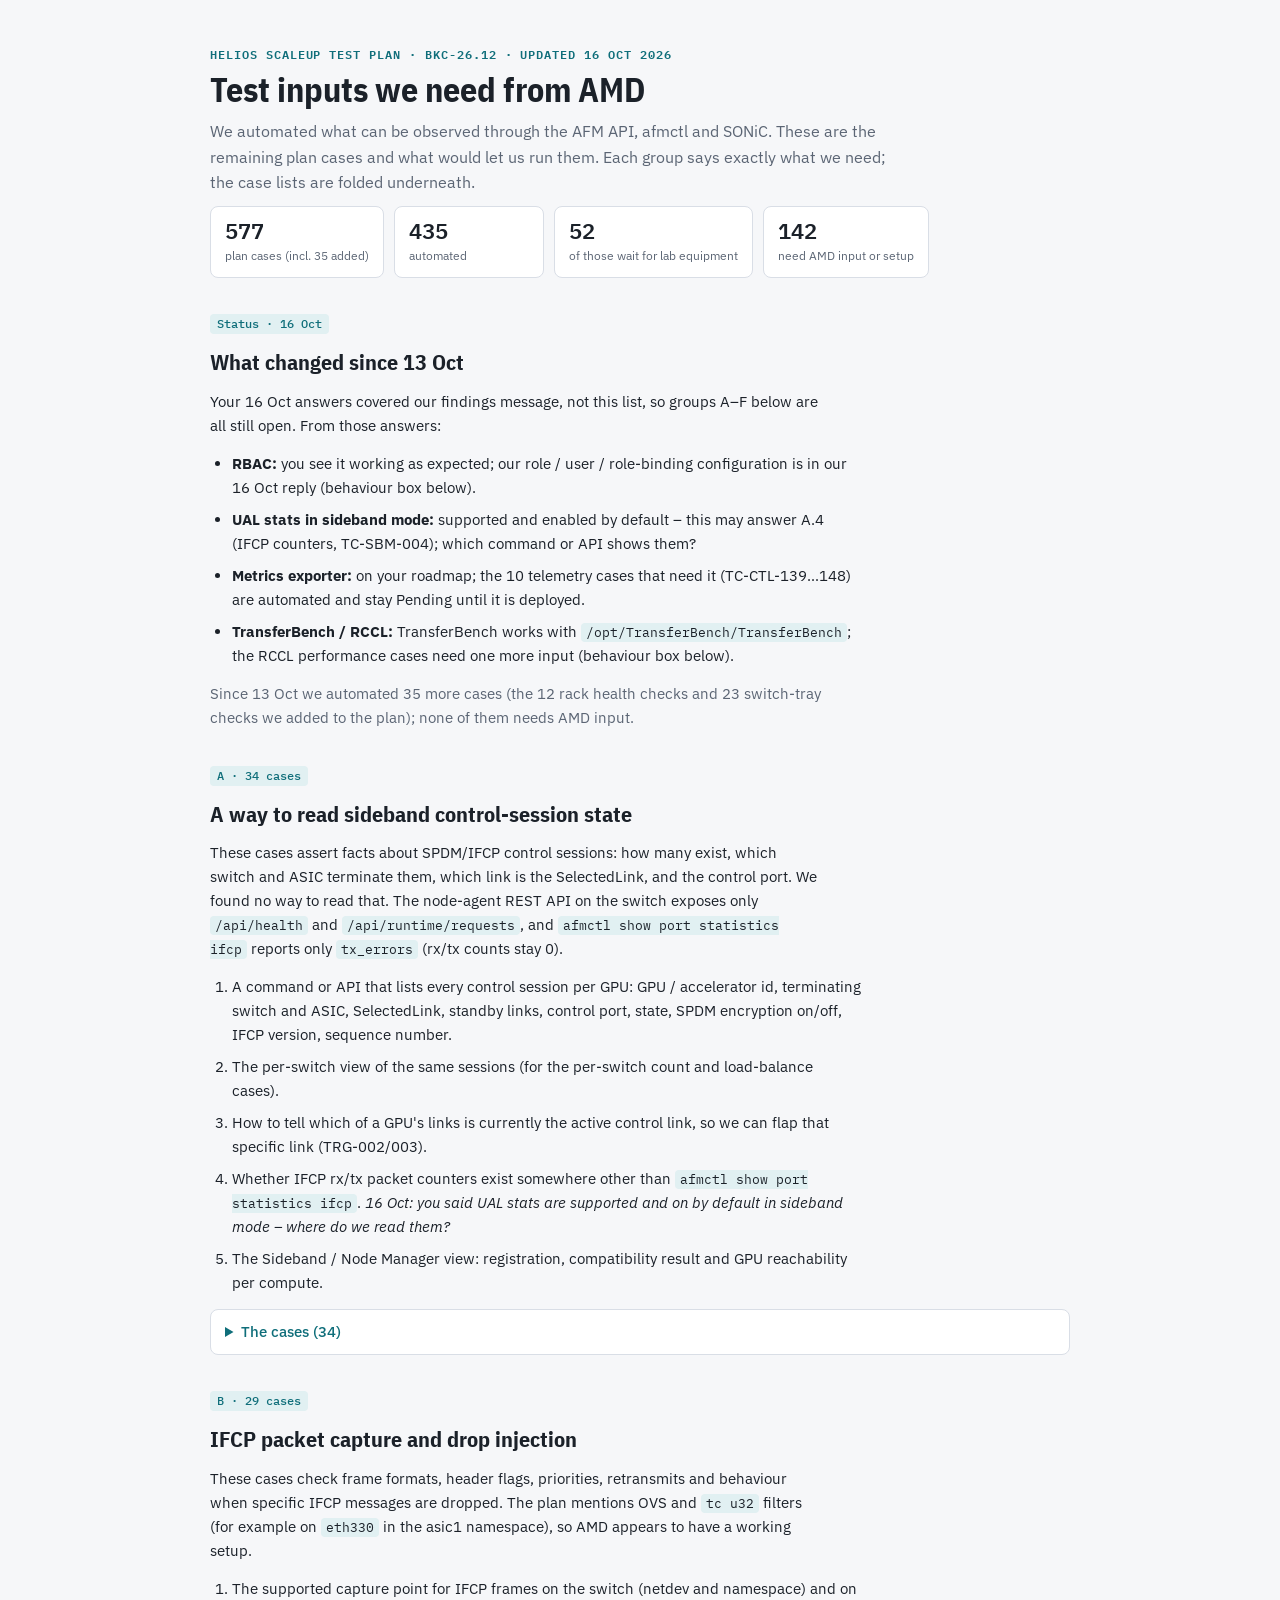
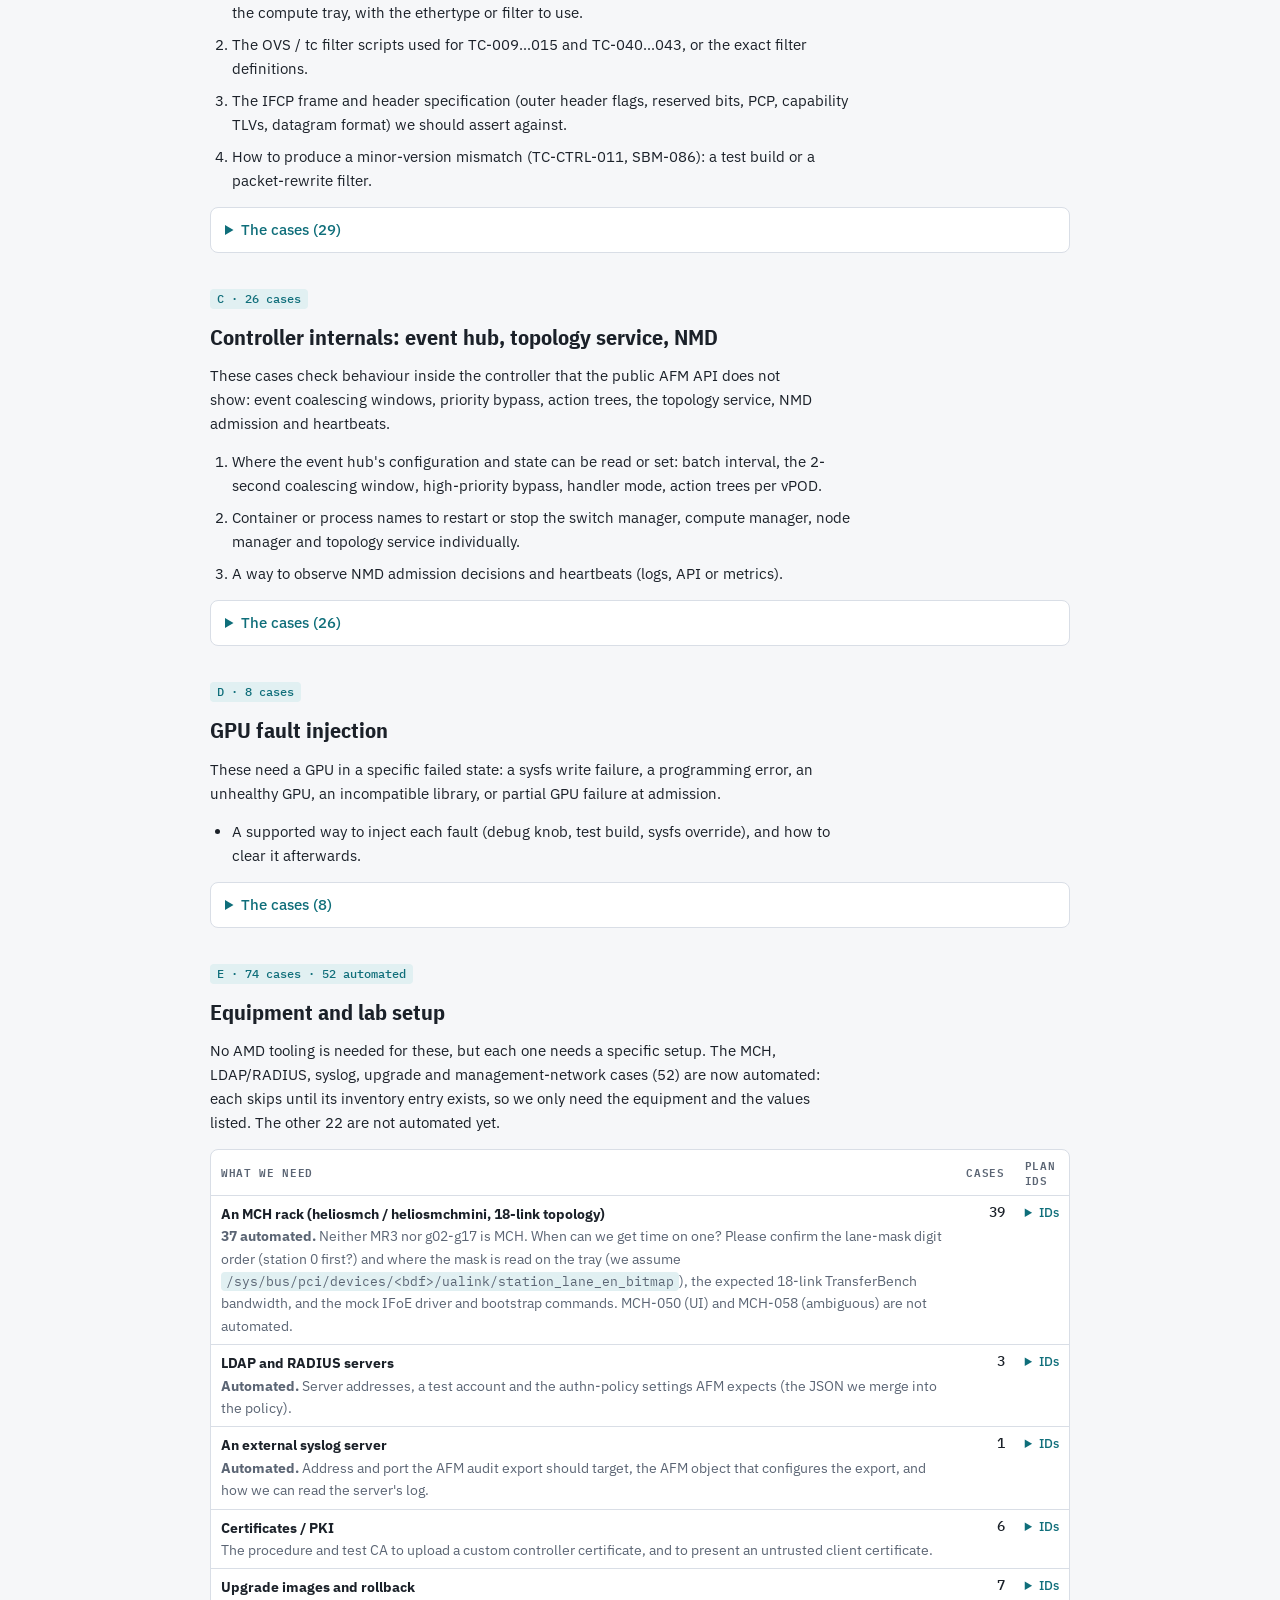
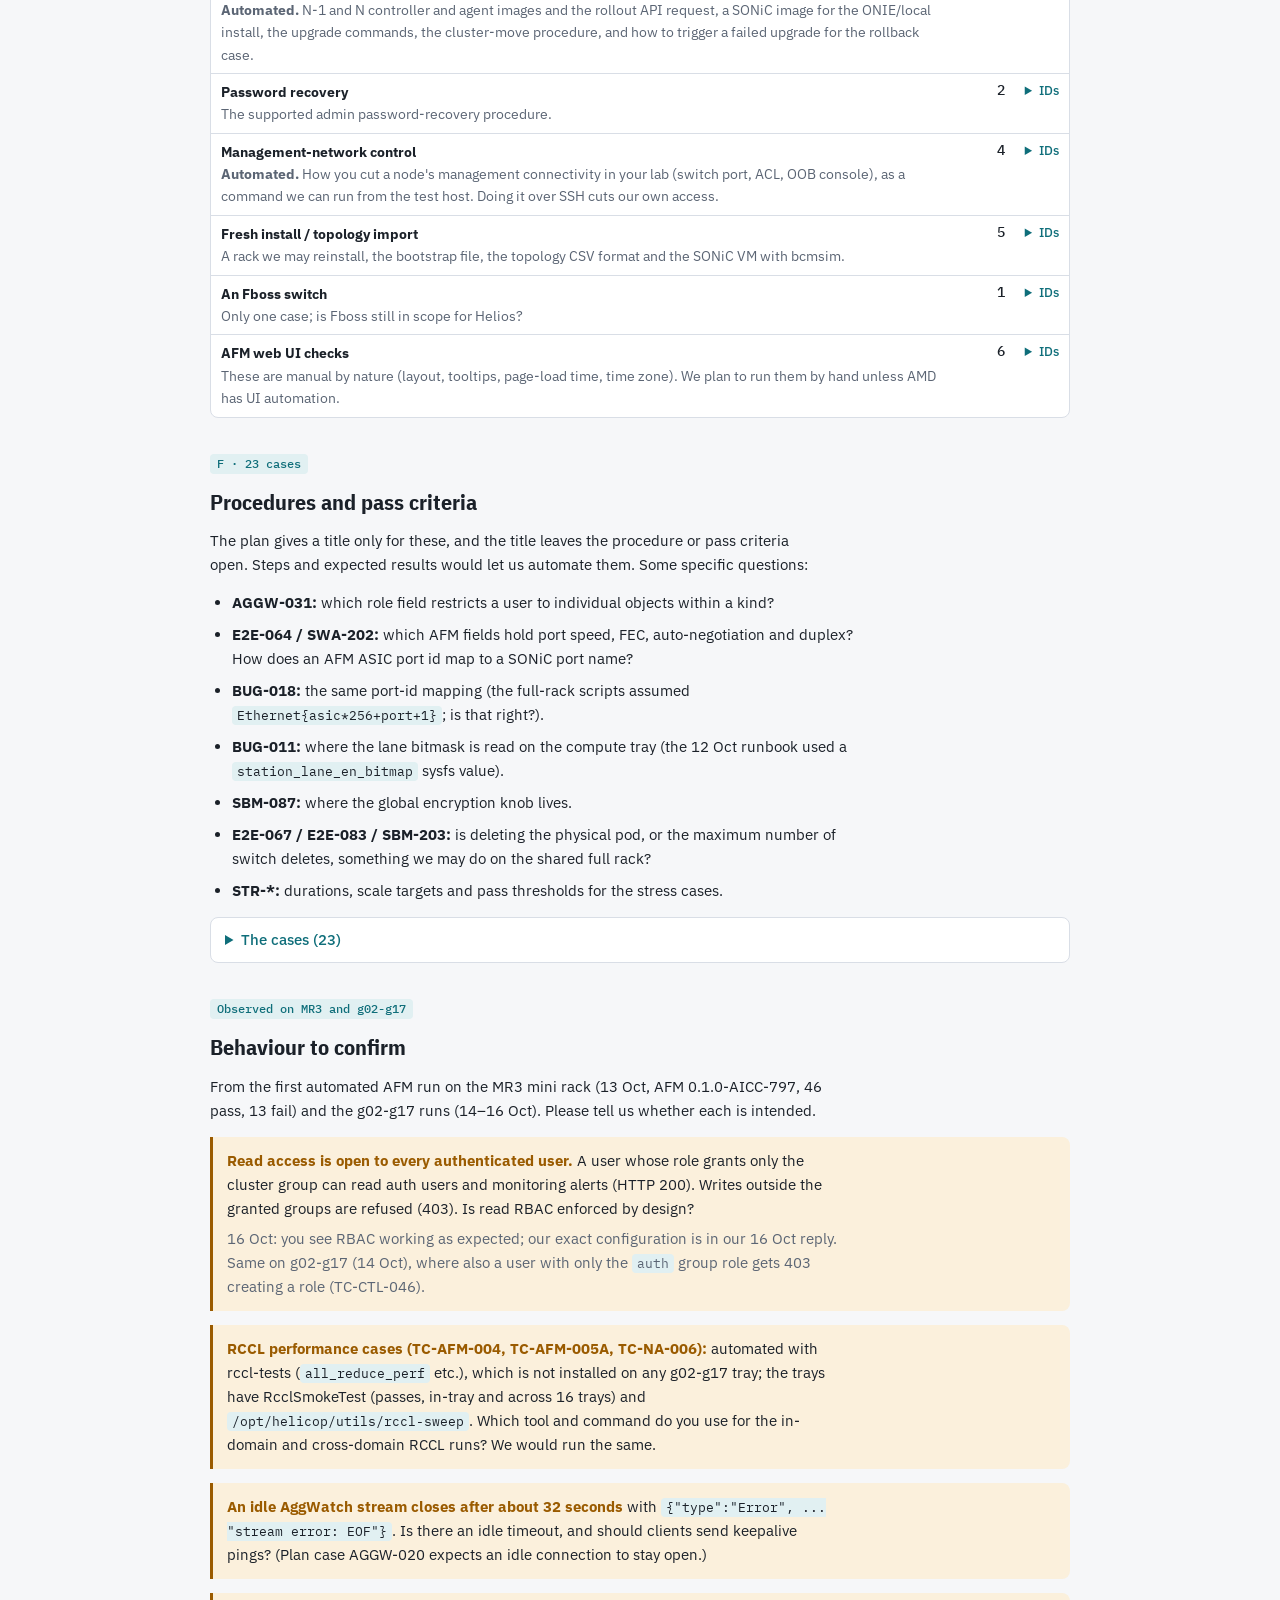
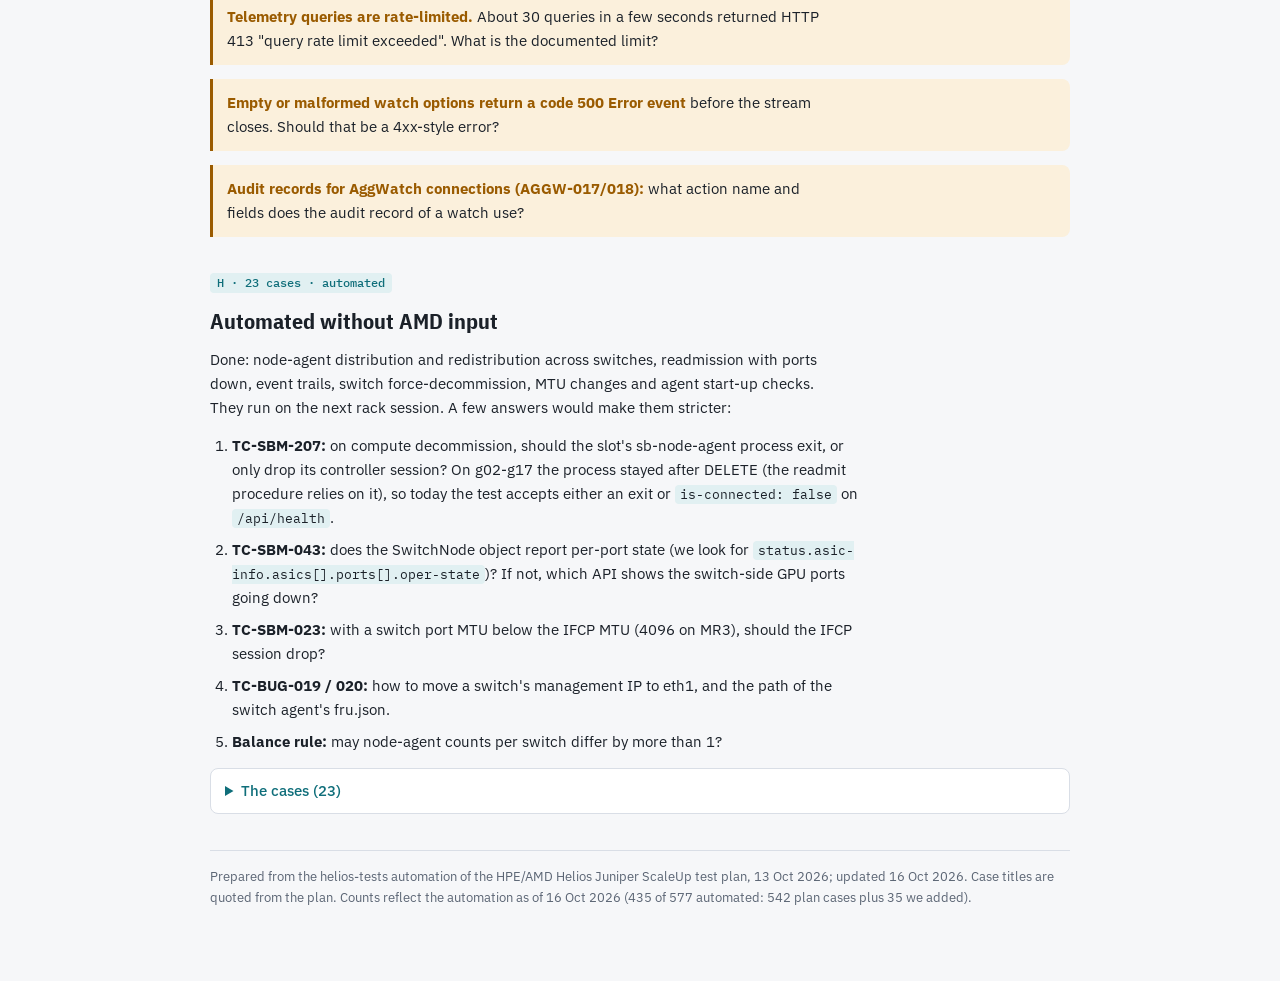
<file: docs/amd-inputs.html>
<!doctype html>
<html lang="en">
<head>
<meta charset="utf-8">
<meta name="viewport" content="width=device-width, initial-scale=1, viewport-fit=cover">
<title>Helios Test Inputs for AMD</title>
<link rel="preconnect" href="https://fonts.googleapis.com"><link rel="preconnect" href="https://fonts.gstatic.com" crossorigin>
<link rel="stylesheet" href="https://fonts.googleapis.com/css2?family=IBM+Plex+Sans:wght@400;500;600&family=IBM+Plex+Sans+Condensed:wght@600;700&family=IBM+Plex+Mono:wght@400;500&display=swap">
<style>
/* layout: single reading column, section per request type, case lists folded under each ask */
:root {
  --bg:#f6f7f9; --surface:#ffffff; --fg:#1b2129; --muted:#5b6574; --line:#d9dee6;
  --accent:#0f6e7a; --accent-soft:#e1f0f2; --warn:#9a5b00; --warn-soft:#fbf0dc;
  --f-display:"IBM Plex Sans Condensed","Arial Narrow",system-ui,sans-serif;
  --f-body:"IBM Plex Sans",system-ui,-apple-system,"Segoe UI",sans-serif;
  --f-mono:"IBM Plex Mono",ui-monospace,SFMono-Regular,Menlo,monospace;
}
@media (prefers-color-scheme: dark) { :root:not([data-theme="light"]) {
  --bg:#12161c; --surface:#1a2028; --fg:#e4e8ee; --muted:#9aa5b4; --line:#2e3744;
  --accent:#5cc3cf; --accent-soft:#163a40; --warn:#e5ad55; --warn-soft:#3a2c14; color-scheme:dark } }
:root[data-theme="dark"] {
  --bg:#12161c; --surface:#1a2028; --fg:#e4e8ee; --muted:#9aa5b4; --line:#2e3744;
  --accent:#5cc3cf; --accent-soft:#163a40; --warn:#e5ad55; --warn-soft:#3a2c14; color-scheme:dark }
body { background:var(--bg); color:var(--fg); font:15px/1.6 var(--f-body); }
.wrap { max-width:860px; margin:0 auto; padding-inline:20px; padding-block:40px 64px; display:grid; gap:36px; }
header { display:grid; gap:10px; }
.eyebrow { font:600 12px/1 var(--f-mono); letter-spacing:.08em; text-transform:uppercase; color:var(--accent); }
h1 { font:700 34px/1.15 var(--f-display); margin:0; text-wrap:balance; }
h2 { font:700 22px/1.25 var(--f-display); margin:0; text-wrap:balance; }
h3 { font:600 15px/1.4 var(--f-body); margin:0; }
p { margin:0; max-width:68ch; }
.muted { color:var(--muted); }
.lede { font-size:16px; color:var(--muted); }
.stats { display:flex; flex-wrap:wrap; gap:10px; }
.stat { background:var(--surface); border:1px solid var(--line); border-radius:8px; padding:10px 14px; min-width:120px; }
.stat b { display:block; font:600 22px/1.2 var(--f-mono); font-variant-numeric:tabular-nums; }
.stat span { font-size:12px; color:var(--muted); }
section { display:grid; gap:14px; }
.tag { font:500 12px/1 var(--f-mono); color:var(--accent); background:var(--accent-soft); padding:4px 7px; border-radius:4px; justify-self:start; }
ol.asks, ul.asks { margin:0; padding-left:22px; display:grid; gap:8px; max-width:70ch; }
details { border:1px solid var(--line); border-radius:8px; background:var(--surface); }
summary { cursor:pointer; padding:10px 14px; font-weight:500; color:var(--accent); }
summary:focus-visible { outline:2px solid var(--accent); outline-offset:2px; }
.tw { overflow-x:auto; padding:0 14px 12px; }
table { border-collapse:collapse; width:100%; font-size:14px; }
th { text-align:left; font:600 11px/1.3 var(--f-mono); letter-spacing:.06em; text-transform:uppercase; color:var(--muted); padding:8px 10px; border-bottom:1px solid var(--line); }
td { padding:7px 10px; border-bottom:1px solid var(--line); vertical-align:top; }
tr:last-child td { border-bottom:0; }
td.id { font-family:var(--f-mono); white-space:nowrap; font-size:13px; }
td.num { font:500 14px var(--f-mono); font-variant-numeric:tabular-nums; text-align:right; white-space:nowrap; }
.env { background:var(--surface); border:1px solid var(--line); border-radius:8px; overflow-x:auto; }
.env table { min-width:560px; }
.env details { border:0; background:none; } .env summary { padding:0; font-size:13px; }
.ids { font:13px/1.6 var(--f-mono); margin-top:6px; max-width:none; }
.note { background:var(--warn-soft); border-left:3px solid var(--warn); padding:12px 14px; border-radius:0 8px 8px 0; display:grid; gap:6px; }
.note strong { color:var(--warn); }
code { font:13px var(--f-mono); background:var(--accent-soft); padding:1px 5px; border-radius:4px; }
footer { font-size:13px; color:var(--muted); border-top:1px solid var(--line); padding-top:16px; }
@media (max-width:480px) { h1 { font-size:28px; } }
</style>
</head>
<body>
<div class="wrap">
<header>
  <div class="eyebrow">Helios ScaleUp test plan · BKC-26.12 · updated 16 Oct 2026</div>
  <h1>Test inputs we need from AMD</h1>
  <p class="lede">We automated what can be observed through the AFM API, afmctl and SONiC. These are the remaining plan cases and what would let us run them. Each group says exactly what we need; the case lists are folded underneath.</p>
  <div class="stats">
    <div class="stat"><b>577</b><span>plan cases (incl. 35 added)</span></div>
    <div class="stat"><b>435</b><span>automated</span></div>
    <div class="stat"><b>52</b><span>of those wait for lab equipment</span></div>
    <div class="stat"><b>142</b><span>need AMD input or setup</span></div>
  </div>
</header>

<section id="status">
  <span class="tag">Status · 16 Oct</span>
  <h2>What changed since 13 Oct</h2>
  <p>Your 16 Oct answers covered our findings message, not this list, so groups A–F below are all still open. From those answers:</p>
  <ul class="asks">
    <li><strong>RBAC:</strong> you see it working as expected; our role / user / role-binding configuration is in our 16 Oct reply (behaviour box below).</li>
    <li><strong>UAL stats in sideband mode:</strong> supported and enabled by default – this may answer A.4 (IFCP counters, TC-SBM-004); which command or API shows them?</li>
    <li><strong>Metrics exporter:</strong> on your roadmap; the 10 telemetry cases that need it (TC-CTL-139…148) are automated and stay Pending until it is deployed.</li>
    <li><strong>TransferBench / RCCL:</strong> TransferBench works with <code>/opt/TransferBench/TransferBench</code>; the RCCL performance cases need one more input (behaviour box below).</li>
  </ul>
  <p class="muted">Since 13 Oct we automated 35 more cases (the 12 rack health checks and 23 switch-tray checks we added to the plan); none of them needs AMD input.</p>
</section>

<section id="sessions">
  <span class="tag">A · 34 cases</span>
  <h2>A way to read sideband control-session state</h2>
  <p>These cases assert facts about SPDM/IFCP control sessions: how many exist, which switch and ASIC terminate them, which link is the SelectedLink, and the control port. We found no way to read that. The node-agent REST API on the switch exposes only <code>/api/health</code> and <code>/api/runtime/requests</code>, and <code>afmctl show port statistics ifcp</code> reports only <code>tx_errors</code> (rx/tx counts stay 0).</p>
  <ol class="asks">
    <li>A command or API that lists every control session per GPU: GPU / accelerator id, terminating switch and ASIC, SelectedLink, standby links, control port, state, SPDM encryption on/off, IFCP version, sequence number.</li>
    <li>The per-switch view of the same sessions (for the per-switch count and load-balance cases).</li>
    <li>How to tell which of a GPU's links is currently the active control link, so we can flap that specific link (TRG-002/003).</li>
    <li>Whether IFCP rx/tx packet counters exist somewhere other than <code>afmctl show port statistics ifcp</code>. <em>16 Oct: you said UAL stats are supported and on by default in sideband mode – where do we read them?</em></li>
    <li>The Sideband / Node Manager view: registration, compatibility result and GPU reachability per compute.</li>
  </ol>
  <details><summary>The cases (34)</summary><div class='tw'><table><thead><tr><th>Plan ID</th><th>Title</th></tr></thead><tbody><tr><td class='id'>TC-BU-004</td><td>Each session has 6 links with one active (SelectedLink)</td></tr><tr><td class='id'>TC-BU-005</td><td>Each switch has expected session count (load balanced)</td></tr><tr><td class='id'>TC-BU-008</td><td>First discovered link used as SelectedLink</td></tr><tr><td class='id'>TC-BU-010</td><td>Each GPU session has a control port selected</td></tr><tr><td class='id'>TC-BU-012</td><td>All GPU sessions per compute node served by one node agent</td></tr><tr><td class='id'>TC-CTL-137</td><td>SPDM session is established between switch and GPU and communication is encrypted</td></tr><tr><td class='id'>TC-SBM-001</td><td>Sideband Topology and Session-Count Formulas</td></tr><tr><td class='id'>TC-SBM-003</td><td>SPDM Session Link Selection and Query API</td></tr><tr><td class='id'>TC-SBM-004</td><td>IFCP Packet/Session Stats API (Host and Switch Side)</td></tr><tr><td class='id'>TC-SBM-010</td><td>ASIC-Level SPDM Session Failover (Single ASIC Down)</td></tr><tr><td class='id'>TC-SBM-012</td><td>Switch-to-Controller Link Isolation -- SPDM/IFCP Sessions Remain Local</td></tr><tr><td class='id'>TC-SBM-015</td><td>vPod Compute Add/Remove -- Untouched Computes&#x27; CP Sessions Stay Stable</td></tr><tr><td class='id'>TC-SBM-017</td><td>VLAN/FDB Churn Does Not Disrupt IFCP Control-Plane Sessions</td></tr><tr><td class='id'>TC-SBM-019</td><td>Sb-node-agent Reconciliation of Config/Link Delta After Restart</td></tr><tr><td class='id'>TC-SBM-041</td><td>Compute Readmit via afm-agent Restart Landing Admitted but With IFCP Sessions Down</td></tr><tr><td class='id'>TC-SBM-052</td><td>All 72 GPUs form a total of 72 SPDM control sessions</td></tr><tr><td class='id'>TC-SBM-053</td><td>Every switch has 12 control sessions terminated on it</td></tr><tr><td class='id'>TC-SBM-056</td><td>The first discovered link is used to establish the session</td></tr><tr><td class='id'>TC-SBM-059</td><td>All GPUs of one compute node must form session with one node agent</td></tr><tr><td class='id'>TC-SBM-080</td><td>The sequence number is retained when the session fails over to a new switch</td></tr><tr><td class='id'>TC-SBM-088</td><td>GPU uses same link to send control packet from which it got the control message</td></tr><tr><td class='id'>TC-SBM-093</td><td>Event packets can use a different link than the control session link</td></tr><tr><td class='id'>TC-SBM-127</td><td>Active standby switch election</td></tr><tr><td class='id'>TC-SBM-130</td><td>Bring down the AISC over which the SPDM session is established</td></tr><tr><td class='id'>TC-SBM-147</td><td>Discovery flow initiated and responded</td></tr><tr><td class='id'>TC-SBM-149</td><td>GPU mapping creation in Sideband Agent</td></tr><tr><td class='id'>TC-SBM-152</td><td>Node Agent triggers control channel setup via Switch IFCP</td></tr><tr><td class='id'>TC-SBM-155</td><td>Compatibility set from Switch IFCP lib</td></tr><tr><td class='id'>TC-SEQ-004</td><td>GPU reachability reported to Sideband Manager</td></tr><tr><td class='id'>TC-SEQ-008</td><td>Compatibility check completed</td></tr><tr><td class='id'>TC-TRG-002</td><td>Flap active link — CP disrupted then recovers</td></tr><tr><td class='id'>TC-TRG-003</td><td>Bring down all 6 CP links — sessions drop then recover</td></tr><tr><td class='id'>TC-CTRL-009</td><td>Major version consistent across all sessions</td></tr><tr><td class='id'>TC-CTRL-011</td><td>Minor version mismatch tolerated</td></tr></tbody></table></div></details>
</section>

<section id="packets">
  <span class="tag">B · 29 cases</span>
  <h2>IFCP packet capture and drop injection</h2>
  <p>These cases check frame formats, header flags, priorities, retransmits and behaviour when specific IFCP messages are dropped. The plan mentions OVS and <code>tc u32</code> filters (for example on <code>eth330</code> in the asic1 namespace), so AMD appears to have a working setup.</p>
  <ol class="asks">
    <li>The supported capture point for IFCP frames on the switch (netdev and namespace) and on the compute tray, with the ethertype or filter to use.</li>
    <li>The OVS / tc filter scripts used for TC-009…015 and TC-040…043, or the exact filter definitions.</li>
    <li>The IFCP frame and header specification (outer header flags, reserved bits, PCP, capability TLVs, datagram format) we should assert against.</li>
    <li>How to produce a minor-version mismatch (TC-CTRL-011, SBM-086): a test build or a packet-rewrite filter.</li>
  </ol>
  <details><summary>The cases (29)</summary><div class='tw'><table><thead><tr><th>Plan ID</th><th>Title</th></tr></thead><tbody><tr><td class='id'>TC-009</td><td>Keepalive Drop — SONiC to Compute (OVS Filter)</td></tr><tr><td class='id'>TC-010</td><td>Keepalive Drop — Compute to SONiC (OVS Filter)</td></tr><tr><td class='id'>TC-011</td><td>LL-Discovery Drop — SONiC to Compute (OVS Filter)</td></tr><tr><td class='id'>TC-012</td><td>LL-Discovery Drop — Compute to SONiC (OVS Filter)</td></tr><tr><td class='id'>TC-013</td><td>CapReq Drop — SONiC to Compute (OVS Filter, Timing-Based)</td></tr><tr><td class='id'>TC-014</td><td>CapResp Drop — Compute to SONiC (OVS Filter, Timing-Based)</td></tr><tr><td class='id'>TC-015</td><td>CapSet Drop — SONiC to Compute (tc u32 egress on eth330, asic1 netns)</td></tr><tr><td class='id'>TC-040</td><td>IFCP Egress Frame Direction — SONiC→compute (tc Counter Filter)</td></tr><tr><td class='id'>TC-041</td><td>IFCP Ingress Frame Direction — compute→SONiC (tc Counter Filter)</td></tr><tr><td class='id'>TC-042</td><td>IFCP Bidirectional Frame Direction — Full Negotiation Flow</td></tr><tr><td class='id'>TC-043</td><td>IFCP Steady-State Keepalive — Bidirectional (tc Counter Filter)</td></tr><tr><td class='id'>TC-SBM-063</td><td>The ethernet frame format of IFCP packet</td></tr><tr><td class='id'>TC-SBM-065</td><td>The IFCP outer header flag for the packet type is valid</td></tr><tr><td class='id'>TC-SBM-066</td><td>The reserved flags are not used in IFP outer header</td></tr><tr><td class='id'>TC-SBM-067</td><td>IFCP packets must have the highest priority set in the (PCP) header</td></tr><tr><td class='id'>TC-SBM-071</td><td>The discovery message has number of capabilities and capability type-length-value set</td></tr><tr><td class='id'>TC-SBM-075</td><td>When the link discovery handshake is completed, discover packets must be used for keepalive</td></tr><tr><td class='id'>TC-SBM-081</td><td>The encryption bit is set when the message is encrypted by SPDM</td></tr><tr><td class='id'>TC-SBM-083</td><td>The capabilities request and response packet format</td></tr><tr><td class='id'>TC-SBM-085</td><td>The major version must match, must minor version can vary</td></tr><tr><td class='id'>TC-SBM-086</td><td>Manipulate packet to mismatch the minor version</td></tr><tr><td class='id'>TC-SBM-091</td><td>Format of packet datagram unit with multiple events</td></tr><tr><td class='id'>TC-SBM-113</td><td>CP vs DP priority (can CP messages be starved)</td></tr><tr><td class='id'>TC-SBM-117</td><td>Starve all links with data path traffic, and ensure CP is intact or failovers to standby</td></tr><tr><td class='id'>TC-SBM-164</td><td>Drop ACK packets and verify retransmit</td></tr><tr><td class='id'>TC-SBM-172</td><td>IFCP sequence -&gt; Inject failure in every message path</td></tr><tr><td class='id'>TC-SBM-173</td><td>Events and control packet loss and retransmits</td></tr><tr><td class='id'>TC-SBM-174</td><td>Other control packets Rx starving IFCP (LLDP etc)</td></tr><tr><td class='id'>TC-SBM-175</td><td>Merics, events, other IFCP priorities marking</td></tr></tbody></table></div></details>
</section>

<section id="internals">
  <span class="tag">C · 26 cases</span>
  <h2>Controller internals: event hub, topology service, NMD</h2>
  <p>These cases check behaviour inside the controller that the public AFM API does not show: event coalescing windows, priority bypass, action trees, the topology service, NMD admission and heartbeats.</p>
  <ol class="asks">
    <li>Where the event hub's configuration and state can be read or set: batch interval, the 2-second coalescing window, high-priority bypass, handler mode, action trees per vPOD.</li>
    <li>Container or process names to restart or stop the switch manager, compute manager, node manager and topology service individually.</li>
    <li>A way to observe NMD admission decisions and heartbeats (logs, API or metrics).</li>
  </ol>
  <details><summary>The cases (26)</summary><div class='tw'><table><thead><tr><th>Plan ID</th><th>Title</th></tr></thead><tbody><tr><td class='id'>TC-CTL-102</td><td>NMD rejects admission if the agent does not have a valid controller-coordinates</td></tr><tr><td class='id'>TC-CTL-103</td><td>Once admitted, NMD periodically sends heartbeat and system stats</td></tr><tr><td class='id'>TC-SWA-185</td><td>CMD &lt;-&gt; Switch Manager &lt;-&gt; Switch Agent NMD</td></tr><tr><td class='id'>TC-SBM-138</td><td>Switch agent thread comes up first in the agent container</td></tr><tr><td class='id'>TC-SBM-139</td><td>Three node agent threads are started by the node manager</td></tr><tr><td class='id'>TC-SBM-157</td><td>Node Manager sends operational API requests</td></tr><tr><td class='id'>TC-SEQ-015</td><td>Node Agent response propagated to Node Manager</td></tr><tr><td class='id'>TC-E2E-114</td><td>Bring down node manager, validate topo change gets reflected after it comes back up</td></tr><tr><td class='id'>TC-E2E-115</td><td>Bring down all the services/agents one by one/parallely and validate topo service in unaffected</td></tr><tr><td class='id'>TC-STR-012</td><td>Toposervice responsiveness during concurrent topology changes</td></tr><tr><td class='id'>TC-EVT-018</td><td>Move the Event Handler Mode to Auto Mode and verify warning and update status along with…</td></tr><tr><td class='id'>TC-EVT-022</td><td>Try flapping of connection between topo service and event hub</td></tr><tr><td class='id'>TC-EVT-027</td><td>Normal event coming follows the time window of 2 secs then coleased</td></tr><tr><td class='id'>TC-EVT-028</td><td>High priority Event bypasses the time window and straightaway goes for processing</td></tr><tr><td class='id'>TC-EVT-006</td><td>Event Hub with North Bound operation</td></tr><tr><td class='id'>TC-EVT-012</td><td>Event Hub when topology excel sheet with connectivity detail is changed ?</td></tr><tr><td class='id'>TC-EVT-013</td><td>Events hub validation with restarting component like switch manager/compute manager (All…</td></tr><tr><td class='id'>TC-EVT-014</td><td>Topo services manages the proper state of the component and these are communicated to events…</td></tr><tr><td class='id'>TC-EVT-033</td><td>If there is an action mapping tree mapped uniquely to a vpod</td></tr><tr><td class='id'>TC-EVT-032</td><td>If Events on different GPU ports but same sw-plane results in same GPUPortEvent node stores…</td></tr><tr><td class='id'>TC-EVT-035</td><td>Multiple independent actions at the same level</td></tr><tr><td class='id'>TC-EVT-008</td><td>If policies and workflow can be modified ?</td></tr><tr><td class='id'>TC-EVT-020</td><td>Event handler with API server is not responding ( Link between API server and Events hub is…</td></tr><tr><td class='id'>TC-EVT-030</td><td>If different events like GPU Events are coalesced and resolving top events will fix the…</td></tr><tr><td class='id'>TC-EVT-034</td><td>At end of time window these action trees are scanned and actions are taken</td></tr><tr><td class='id'>TC-EVT-010</td><td>Modify the batch interval in unified controller while bring-up of aifm</td></tr></tbody></table></div></details>
</section>

<section id="faults">
  <span class="tag">D · 8 cases</span>
  <h2>GPU fault injection</h2>
  <p>These need a GPU in a specific failed state: a sysfs write failure, a programming error, an unhealthy GPU, an incompatible library, or partial GPU failure at admission.</p>
  <ul class="asks">
    <li>A supported way to inject each fault (debug knob, test build, sysfs override), and how to clear it afterwards.</li>
  </ul>
  <details><summary>The cases (8)</summary><div class='tw'><table><thead><tr><th>Plan ID</th><th>Title</th></tr></thead><tbody><tr><td class='id'>TC-BUG-012</td><td>GPU ready state ordering during bringup</td></tr><tr><td class='id'>TC-BUG-013</td><td>GPU programming errors are reported to controller</td></tr><tr><td class='id'>TC-BUG-015</td><td>Nodeagent handles graceful exit on incompatible libraries</td></tr><tr><td class='id'>TC-BUG-029</td><td>vPOD state correctness when sysfs writes fail on GPU</td></tr><tr><td class='id'>TC-TRG-008</td><td>DP traffic during GPU fault</td></tr><tr><td class='id'>TC-TRG-011</td><td>GPU unhealthy — CP sessions remain active</td></tr><tr><td class='id'>TC-TRG-012</td><td>GPU fault injection — IFCP CP unaffected on other GPUs</td></tr><tr><td class='id'>TC-STR-003</td><td>Node admission with partial GPU failures across multiple nodes</td></tr></tbody></table></div></details>
</section>

<section id="environment">
  <span class="tag">E · 74 cases · 52 automated</span>
  <h2>Equipment and lab setup</h2>
  <p>No AMD tooling is needed for these, but each one needs a specific setup. The MCH, LDAP/RADIUS, syslog, upgrade and management-network cases (52) are now automated: each skips until its inventory entry exists, so we only need the equipment and the values listed. The other 22 are not automated yet.</p>
  <div class="env"><table><thead><tr><th>What we need</th><th>Cases</th><th>Plan IDs</th></tr></thead><tbody><tr><td><strong>An MCH rack (heliosmch / heliosmchmini, 18-link topology)</strong><br><span class='muted'><b>37 automated.</b> Neither MR3 nor g02-g17 is MCH. When can we get time on one? Please confirm the lane-mask digit order (station 0 first?) and where the mask is read on the tray (we assume <code>/sys/bus/pci/devices/&lt;bdf&gt;/ualink/station_lane_en_bitmap</code>), the expected 18-link TransferBench bandwidth, and the mock IFoE driver and bootstrap commands. MCH-050 (UI) and MCH-058 (ambiguous) are not automated.</span></td><td class='num'>39</td><td><details><summary>IDs</summary><p class='ids'>TC-MCH-021 TC-MCH-024 TC-MCH-030 TC-MCH-053 TC-MCH-025 TC-MCH-044 TC-MCH-054 TC-MCH-018 TC-MCH-004 TC-MCH-033 TC-MCH-040 TC-MCH-032 TC-MCH-063 TC-MCH-050 TC-MCH-045 TC-MCH-028 TC-MCH-060 TC-MCH-009 TC-MCH-031 TC-MCH-023 TC-MCH-026 TC-MCH-034 TC-MCH-019 TC-MCH-006 TC-MCH-043 TC-MCH-022 TC-MCH-012 TC-MCH-008 TC-MCH-015 TC-MCH-002 TC-MCH-014 TC-MCH-055 TC-MCH-011 TC-MCH-058 TC-MCH-062 TC-MCH-039 TC-MCH-007 TC-MCH-048 TC-MCH-047</p></details></td></tr><tr><td><strong>LDAP and RADIUS servers</strong><br><span class='muted'><b>Automated.</b> Server addresses, a test account and the authn-policy settings AFM expects (the JSON we merge into the policy).</span></td><td class='num'>3</td><td><details><summary>IDs</summary><p class='ids'>TC-AFM-044 TC-CTL-042 TC-CTL-119</p></details></td></tr><tr><td><strong>An external syslog server</strong><br><span class='muted'><b>Automated.</b> Address and port the AFM audit export should target, the AFM object that configures the export, and how we can read the server&#x27;s log.</span></td><td class='num'>1</td><td><details><summary>IDs</summary><p class='ids'>TC-CTL-101</p></details></td></tr><tr><td><strong>Certificates / PKI</strong><br><span class='muted'>The procedure and test CA to upload a custom controller certificate, and to present an untrusted client certificate.</span></td><td class='num'>6</td><td><details><summary>IDs</summary><p class='ids'>TC-CTL-128 TC-CTL-129 TC-CTL-130 TC-CTL-135 TC-CTL-136 TC-SWA-186</p></details></td></tr><tr><td><strong>Upgrade images and rollback</strong><br><span class='muted'><b>Automated.</b> N-1 and N controller and agent images and the rollout API request, a SONiC image for the ONIE/local install, the upgrade commands, the cluster-move procedure, and how to trigger a failed upgrade for the rollback case.</span></td><td class='num'>7</td><td><details><summary>IDs</summary><p class='ids'>TC-CTL-054 TC-CTL-078 TC-CTL-127 TC-SWA-128 TC-SWA-164 TC-HW-022 TC-AFM-UPGRADE-004</p></details></td></tr><tr><td><strong>Password recovery</strong><br><span class='muted'>The supported admin password-recovery procedure.</span></td><td class='num'>2</td><td><details><summary>IDs</summary><p class='ids'>TC-BUG-031 TC-BUG-032</p></details></td></tr><tr><td><strong>Management-network control</strong><br><span class='muted'><b>Automated.</b> How you cut a node&#x27;s management connectivity in your lab (switch port, ACL, OOB console), as a command we can run from the test host. Doing it over SSH cuts our own access.</span></td><td class='num'>4</td><td><details><summary>IDs</summary><p class='ids'>TC-AFM-008 TC-BUG-003 TC-CTL-050 TC-E2E-093</p></details></td></tr><tr><td><strong>Fresh install / topology import</strong><br><span class='muted'>A rack we may reinstall, the bootstrap file, the topology CSV format and the SONiC VM with bcmsim.</span></td><td class='num'>5</td><td><details><summary>IDs</summary><p class='ids'>TC-CTL-057 TC-CTL-060 TC-SWA-170 TC-SWA-195 TC-SWA-175</p></details></td></tr><tr><td><strong>An Fboss switch</strong><br><span class='muted'>Only one case; is Fboss still in scope for Helios?</span></td><td class='num'>1</td><td><details><summary>IDs</summary><p class='ids'>TC-BUG-006</p></details></td></tr><tr><td><strong>AFM web UI checks</strong><br><span class='muted'>These are manual by nature (layout, tooltips, page-load time, time zone). We plan to run them by hand unless AMD has UI automation.</span></td><td class='num'>6</td><td><details><summary>IDs</summary><p class='ids'>TC-CTL-106 TC-CTL-108 TC-CTL-109 TC-CTL-110 TC-CTL-111 TC-CTL-121</p></details></td></tr></tbody></table></div>
</section>

<section id="procedures">
  <span class="tag">F · 23 cases</span>
  <h2>Procedures and pass criteria</h2>
  <p>The plan gives a title only for these, and the title leaves the procedure or pass criteria open. Steps and expected results would let us automate them. Some specific questions:</p>
  <ul class="asks">
    <li><strong>AGGW-031:</strong> which role field restricts a user to individual objects within a kind?</li>
    <li><strong>E2E-064 / SWA-202:</strong> which AFM fields hold port speed, FEC, auto-negotiation and duplex? How does an AFM ASIC port id map to a SONiC port name?</li>
    <li><strong>BUG-018:</strong> the same port-id mapping (the full-rack scripts assumed <code>Ethernet{asic*256+port+1}</code>; is that right?).</li>
    <li><strong>BUG-011:</strong> where the lane bitmask is read on the compute tray (the 12 Oct runbook used a <code>station_lane_en_bitmap</code> sysfs value).</li>
    <li><strong>SBM-087:</strong> where the global encryption knob lives.</li>
    <li><strong>E2E-067 / E2E-083 / SBM-203:</strong> is deleting the physical pod, or the maximum number of switch deletes, something we may do on the shared full rack?</li>
    <li><strong>STR-*:</strong> durations, scale targets and pass thresholds for the stress cases.</li>
  </ul>
  <details><summary>The cases (23)</summary><div class='tw'><table><thead><tr><th>Plan ID</th><th>Title</th></tr></thead><tbody><tr><td class='id'>TC-AFM-AGGW-031</td><td>Per-object RBAC — user sees only permitted objects within a kind</td></tr><tr><td class='id'>TC-CTL-112</td><td>The horizontal and vertical scaling of compute nodes - in case of techsupport collection</td></tr><tr><td class='id'>TC-CTL-123</td><td>Logs related to triggers are updating</td></tr><tr><td class='id'>TC-E2E-064</td><td>AIFM displays correct status of GPU/Switch ports/links (speed, AN enable/disable etc)</td></tr><tr><td class='id'>TC-E2E-067</td><td>Complete POD removal/deletion</td></tr><tr><td class='id'>TC-E2E-083</td><td>vPODs limited to number of switching planes</td></tr><tr><td class='id'>TC-STR-001</td><td>Full rack parallel node admission — all 18 computes join simultaneously</td></tr><tr><td class='id'>TC-STR-004</td><td>All 6 switch trays admitted in parallel — port discovery completeness</td></tr><tr><td class='id'>TC-STR-006</td><td>Port drain lane mask update time at full rack scale</td></tr><tr><td class='id'>TC-STR-008</td><td>Node join + node leave during vPOD reconfiguration</td></tr><tr><td class='id'>TC-STR-009</td><td>Decommission all 18 nodes in parallel — controller survives</td></tr><tr><td class='id'>TC-STR-014</td><td>Config field churn — port flap only reprograms DF mask, not full config</td></tr><tr><td class='id'>TC-STR-015</td><td>Controller log rotation under sustained full-rack activity (2 hours)</td></tr><tr><td class='id'>TC-STR-021</td><td>Repeated full rack teardown and rebuild — 3 cycles</td></tr><tr><td class='id'>TC-STR-022</td><td>Simultaneous port failures across 6 compute nodes — single reconfigure</td></tr><tr><td class='id'>TC-SWA-173</td><td>Switch Manager must assign switching plane and update the topology</td></tr><tr><td class='id'>TC-SWA-202</td><td>Switch port details (Speed, FEC, duplex, vlan) updated</td></tr><tr><td class='id'>TC-SWA-208</td><td>Switch manager maintains the configuration of the switches</td></tr><tr><td class='id'>TC-SWA-210</td><td>How to get port in training or unknown state</td></tr><tr><td class='id'>TC-SBM-203</td><td>Max switch delete possible for every rack</td></tr><tr><td class='id'>TC-SBM-087</td><td>Encryption can be enabled/disabled by a global knob</td></tr><tr><td class='id'>TC-BUG-018</td><td>Port oper-status correctly reflects actual link state</td></tr><tr><td class='id'>TC-BUG-011</td><td>Lanebitmask is set correctly on node readmission</td></tr></tbody></table></div></details>
</section>

<section id="confirm">
  <span class="tag">Observed on MR3 and g02-g17</span>
  <h2>Behaviour to confirm</h2>
  <p>From the first automated AFM run on the MR3 mini rack (13 Oct, AFM 0.1.0-AICC-797, 46 pass, 13 fail) and the g02-g17 runs (14–16 Oct). Please tell us whether each is intended.</p>
  <div class="note">
    <p><strong>Read access is open to every authenticated user.</strong> A user whose role grants only the cluster group can read auth users and monitoring alerts (HTTP 200). Writes outside the granted groups are refused (403). Is read RBAC enforced by design?</p>
    <p class="muted">16 Oct: you see RBAC working as expected; our exact configuration is in our 16 Oct reply. Same on g02-g17 (14 Oct), where also a user with only the <code>auth</code> group role gets 403 creating a role (TC-CTL-046).</p>
  </div>
  <div class="note">
    <p><strong>RCCL performance cases (TC-AFM-004, TC-AFM-005A, TC-NA-006):</strong> automated with rccl-tests (<code>all_reduce_perf</code> etc.), which is not installed on any g02-g17 tray; the trays have RcclSmokeTest (passes, in-tray and across 16 trays) and <code>/opt/helicop/utils/rccl-sweep</code>. Which tool and command do you use for the in-domain and cross-domain RCCL runs? We would run the same.</p>
  </div>
  <div class="note">
    <p><strong>An idle AggWatch stream closes after about 32 seconds</strong> with <code>{"type":"Error", ... "stream error: EOF"}</code>. Is there an idle timeout, and should clients send keepalive pings? (Plan case AGGW-020 expects an idle connection to stay open.)</p>
  </div>
  <div class="note">
    <p><strong>Telemetry queries are rate-limited.</strong> About 30 queries in a few seconds returned HTTP 413 "query rate limit exceeded". What is the documented limit?</p>
  </div>
  <div class="note">
    <p><strong>Empty or malformed watch options return a code 500 Error event</strong> before the stream closes. Should that be a 4xx-style error?</p>
  </div>
  <div class="note">
    <p><strong>Audit records for AggWatch connections (AGGW-017/018):</strong> what action name and fields does the audit record of a watch use?</p>
  </div>
</section>

<section id="next">
  <span class="tag">H · 23 cases · automated</span>
  <h2>Automated without AMD input</h2>
  <p>Done: node-agent distribution and redistribution across switches, readmission with ports down, event trails, switch force-decommission, MTU changes and agent start-up checks. They run on the next rack session. A few answers would make them stricter:</p>
  <ol class="asks">
    <li><strong>TC-SBM-207:</strong> on compute decommission, should the slot&#x27;s sb-node-agent process exit, or only drop its controller session? On g02-g17 the process stayed after DELETE (the readmit procedure relies on it), so today the test accepts either an exit or <code>is-connected: false</code> on <code>/api/health</code>.</li>
    <li><strong>TC-SBM-043:</strong> does the SwitchNode object report per-port state (we look for <code>status.asic-info.asics[].ports[].oper-state</code>)? If not, which API shows the switch-side GPU ports going down?</li>
    <li><strong>TC-SBM-023:</strong> with a switch port MTU below the IFCP MTU (4096 on MR3), should the IFCP session drop?</li>
    <li><strong>TC-BUG-019 / 020:</strong> how to move a switch&#x27;s management IP to eth1, and the path of the switch agent&#x27;s fru.json.</li>
    <li><strong>Balance rule:</strong> may node-agent counts per switch differ by more than 1?</li>
  </ol>
  <details><summary>The cases (23)</summary><div class='tw'><table><thead><tr><th>Plan ID</th><th>Title</th></tr></thead><tbody><tr><td class='id'>TC-SBM-006</td><td>Concurrent Pairwise Process Restart Matrix</td></tr><tr><td class='id'>TC-SBM-008</td><td>Sb-node-agent Redistribution and Load-Balance on Switch Failure/Recovery</td></tr><tr><td class='id'>TC-SBM-009</td><td>Repeated Switch Flap -- No Role/Assignment Thrashing</td></tr><tr><td class='id'>TC-SBM-011</td><td>Compute GPU-Set Migration Consistency (No Split Across Switches)</td></tr><tr><td class='id'>TC-SBM-023</td><td>Switch Port MTU Lowered Below Negotiated IFCP MTU</td></tr><tr><td class='id'>TC-SBM-030</td><td>No Stale Events Reference a Switch After Removal</td></tr><tr><td class='id'>TC-SBM-038</td><td>Compute Readmit With a GPU/Datapath Port Already Down</td></tr><tr><td class='id'>TC-SBM-042</td><td>Full Event Trail Across Compute Decommission, Delete, and Readmit</td></tr><tr><td class='id'>TC-SBM-043</td><td>Switch-Side GPU Ports Show Down (API) When Compute Is Deleted</td></tr><tr><td class='id'>TC-SBM-045</td><td>Delete the Switch Assigned as a New Compute&#x27;s Node-Agent Host Mid-Admission</td></tr><tr><td class='id'>TC-SBM-050</td><td>Sideband agent come up on the switch along with node agent proxy</td></tr><tr><td class='id'>TC-SBM-097</td><td>Bring down the non-sideband link b/w switch and GPU</td></tr><tr><td class='id'>TC-SBM-099</td><td>Flap connectivity b/w node agent and afm controller (controller hosted on different and same…</td></tr><tr><td class='id'>TC-SBM-111</td><td>Bring down CP switch while vPOD CRUD is going on</td></tr><tr><td class='id'>TC-SBM-114</td><td>Creation of vlan and forwarding table does not affect cp traffic</td></tr><tr><td class='id'>TC-SBM-135</td><td>Sideband Manager should distribute the agents among the 6 available switches</td></tr><tr><td class='id'>TC-SBM-136</td><td>Node agent are distributed among all switches</td></tr><tr><td class='id'>TC-SBM-137</td><td>On switch failure, Sideband manager must redistribute the node agents from the failed switch</td></tr><tr><td class='id'>TC-SBM-178</td><td>Admitted switch can be force decomissioned</td></tr><tr><td class='id'>TC-SBM-198</td><td>Once a switch is readded, load balancing has to be done</td></tr><tr><td class='id'>TC-SBM-207</td><td>Control path must be terminated on compute decommission</td></tr><tr><td class='id'>TC-BUG-019</td><td>Switch agent starts correctly with mgmt IP on non-default interface (eth1)</td></tr><tr><td class='id'>TC-BUG-020</td><td>Switch agent rejects invalid fru.json and does not start</td></tr></tbody></table></div></details>
</section>

<footer>
  Prepared from the helios-tests automation of the HPE/AMD Helios Juniper ScaleUp test plan, 13 Oct 2026; updated 16 Oct 2026.
  Case titles are quoted from the plan. Counts reflect the automation as of 16 Oct 2026 (435 of 577 automated: 542 plan cases plus 35 we added).
</footer>
</div>
</body>
</html>
</file>
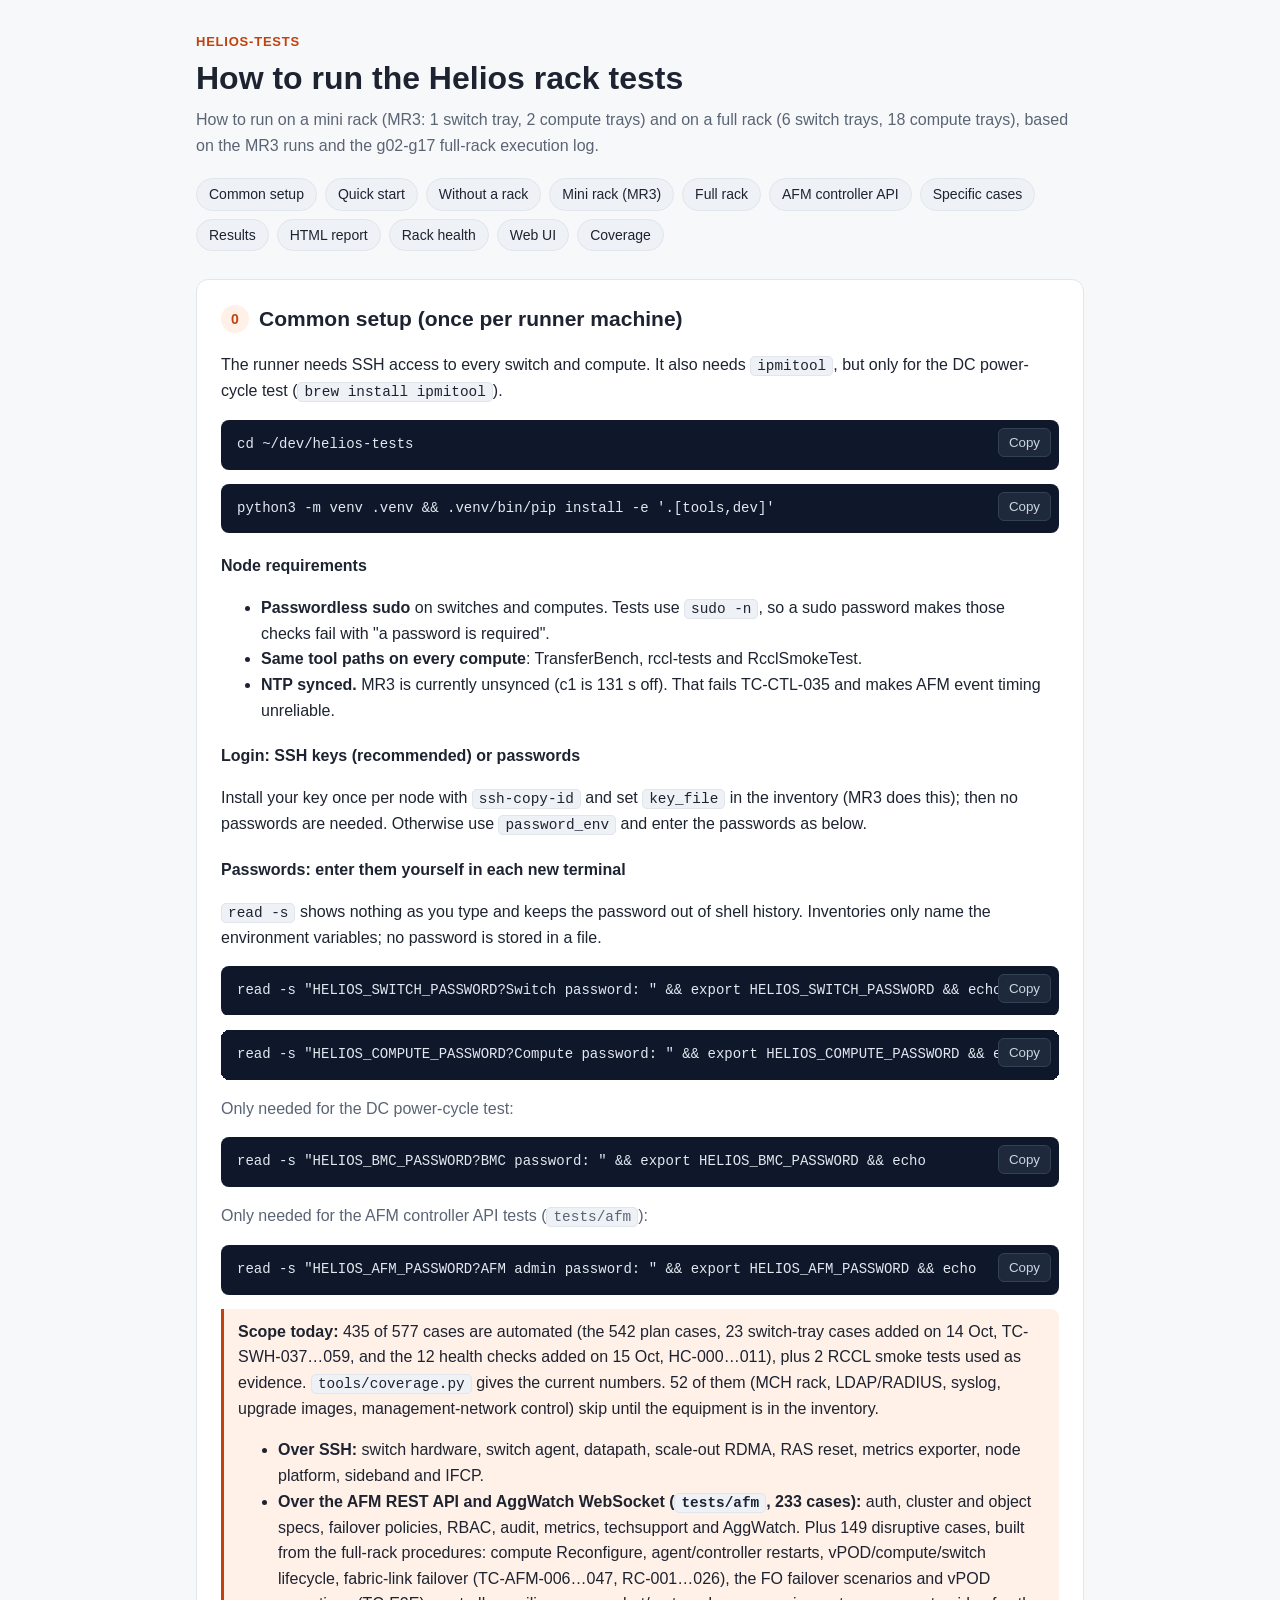
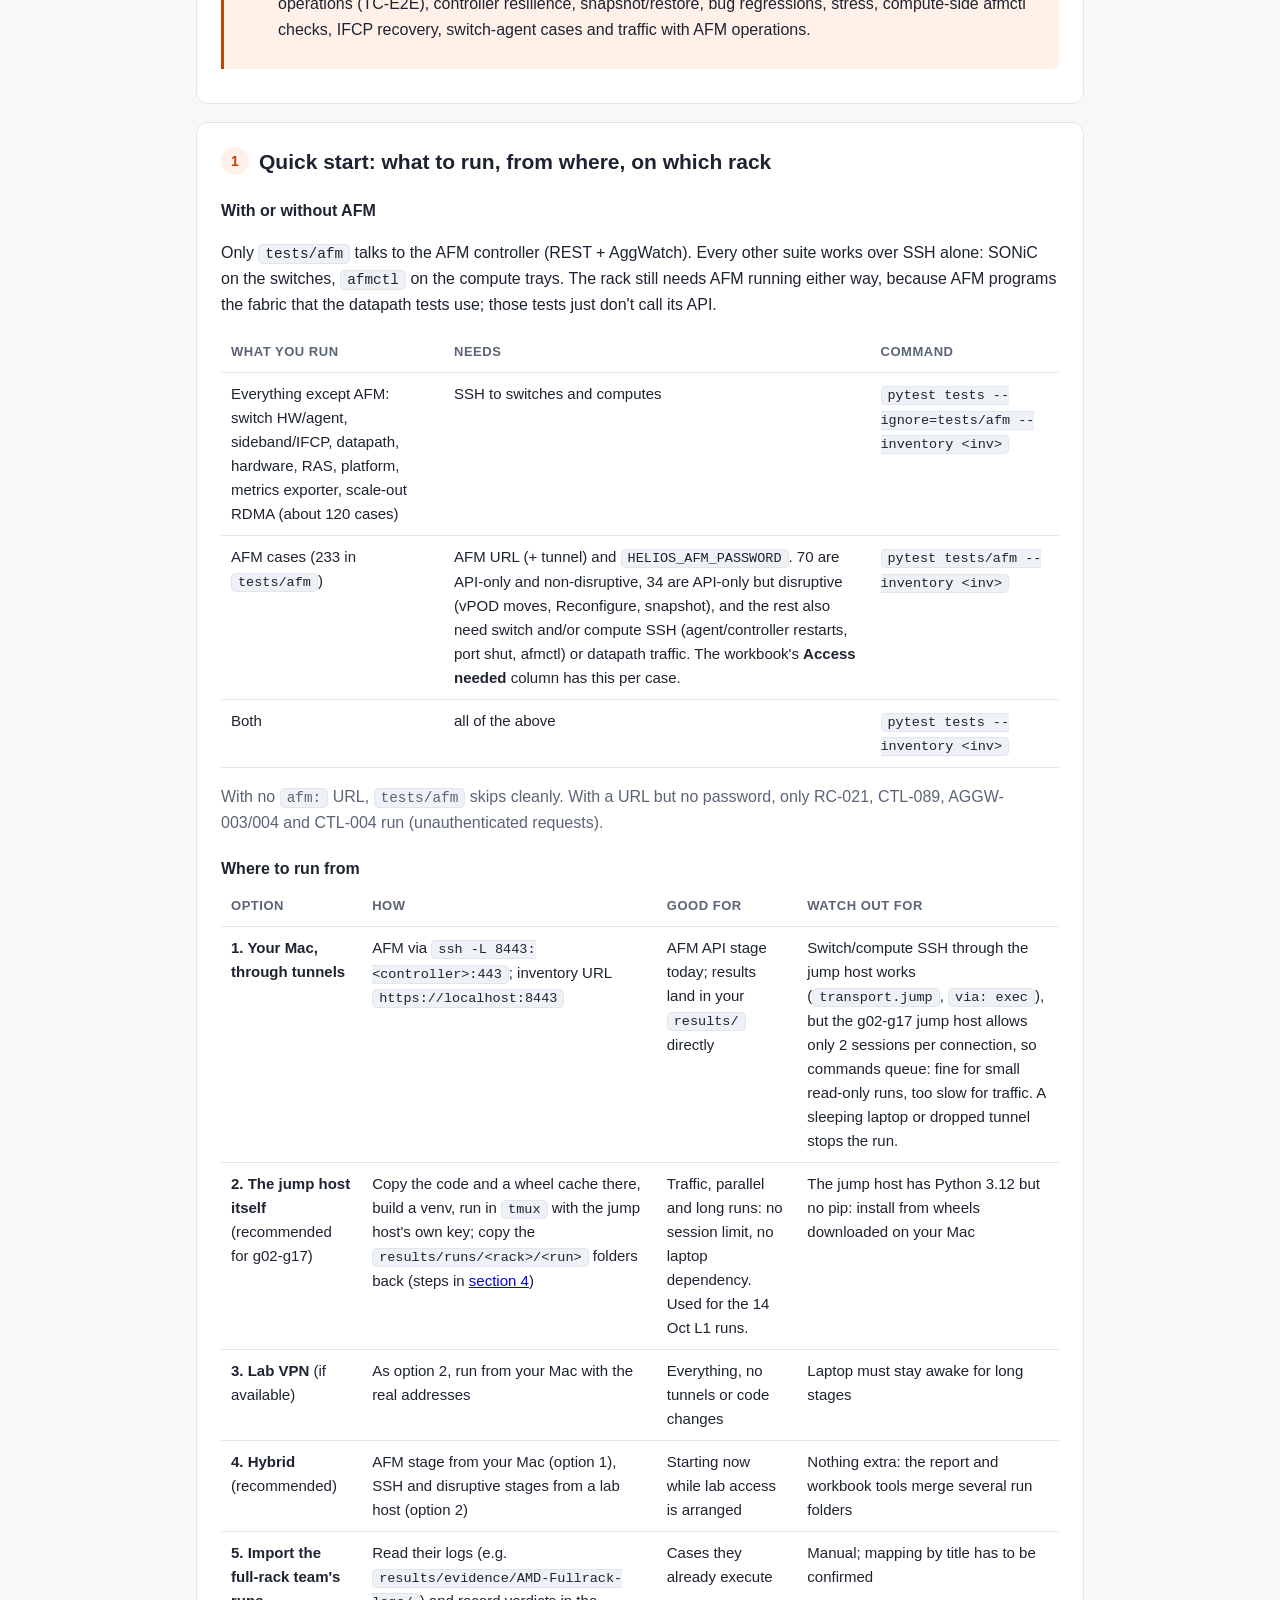
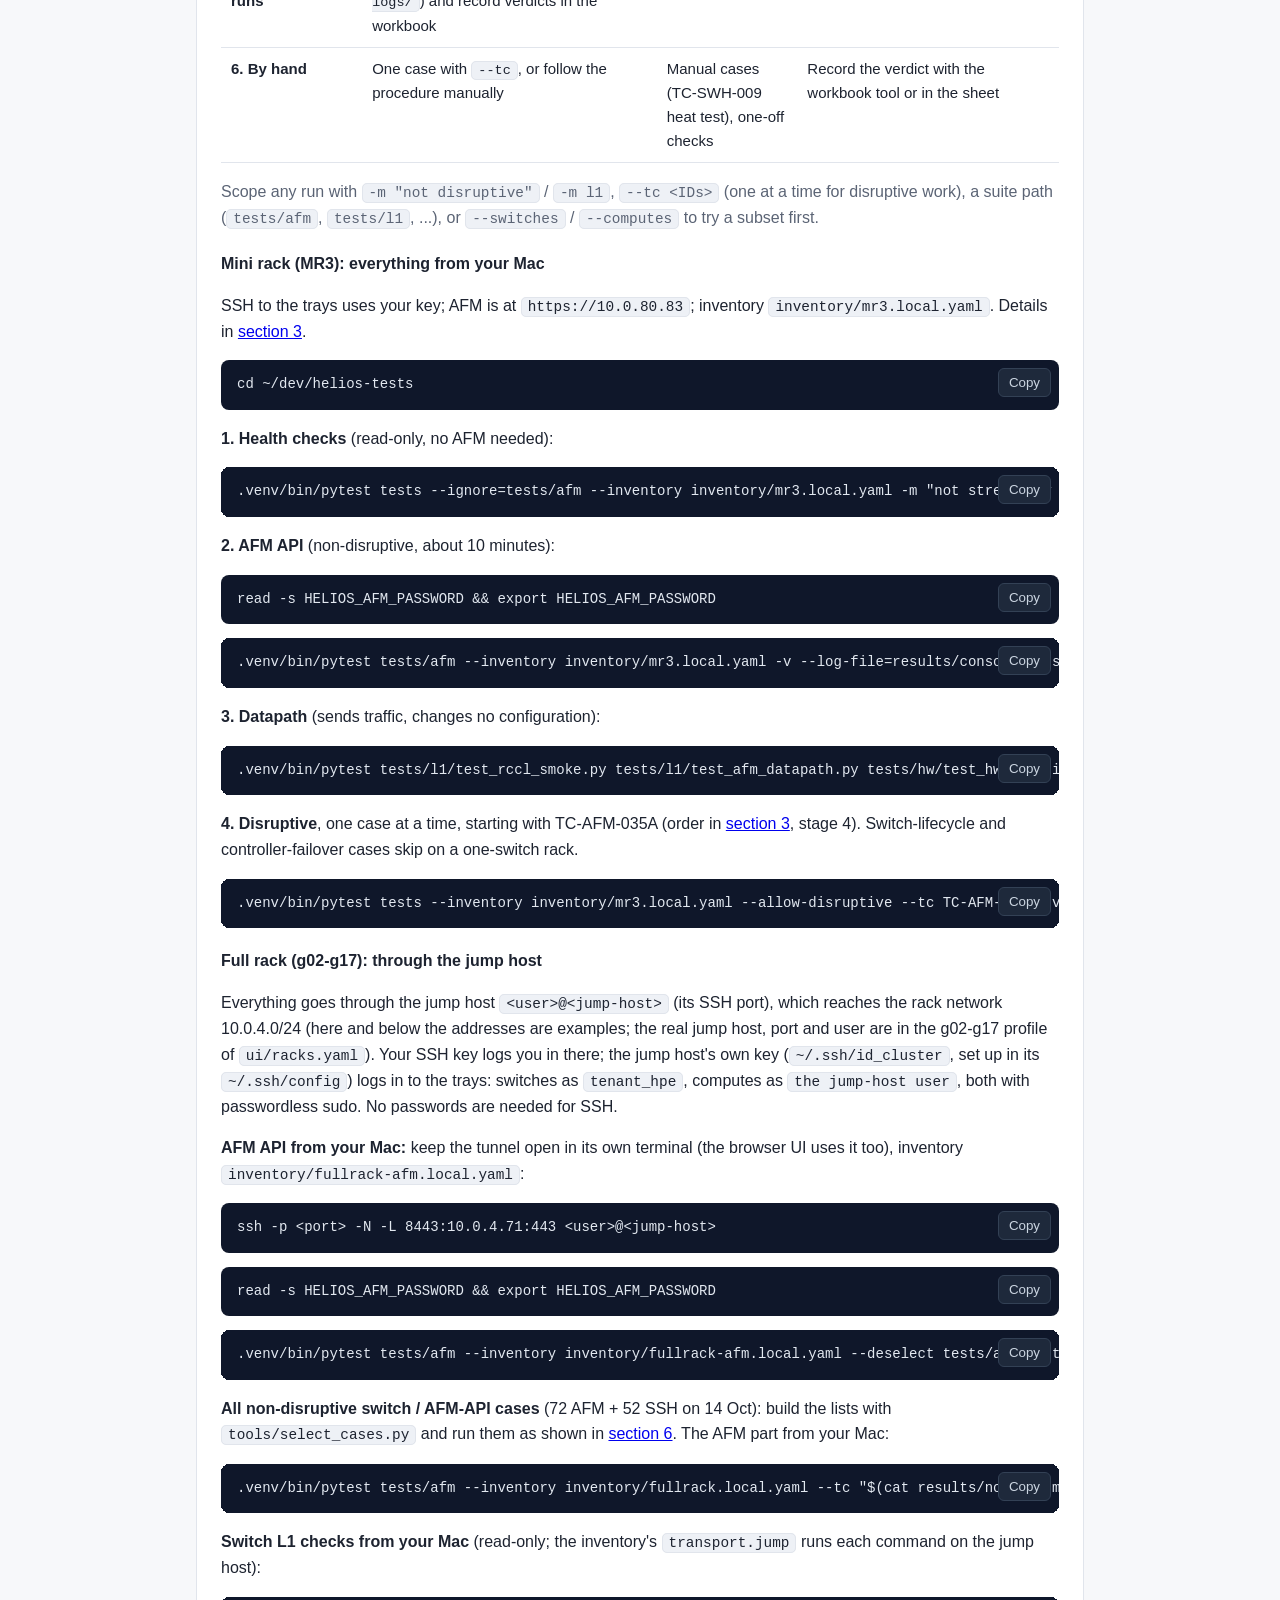
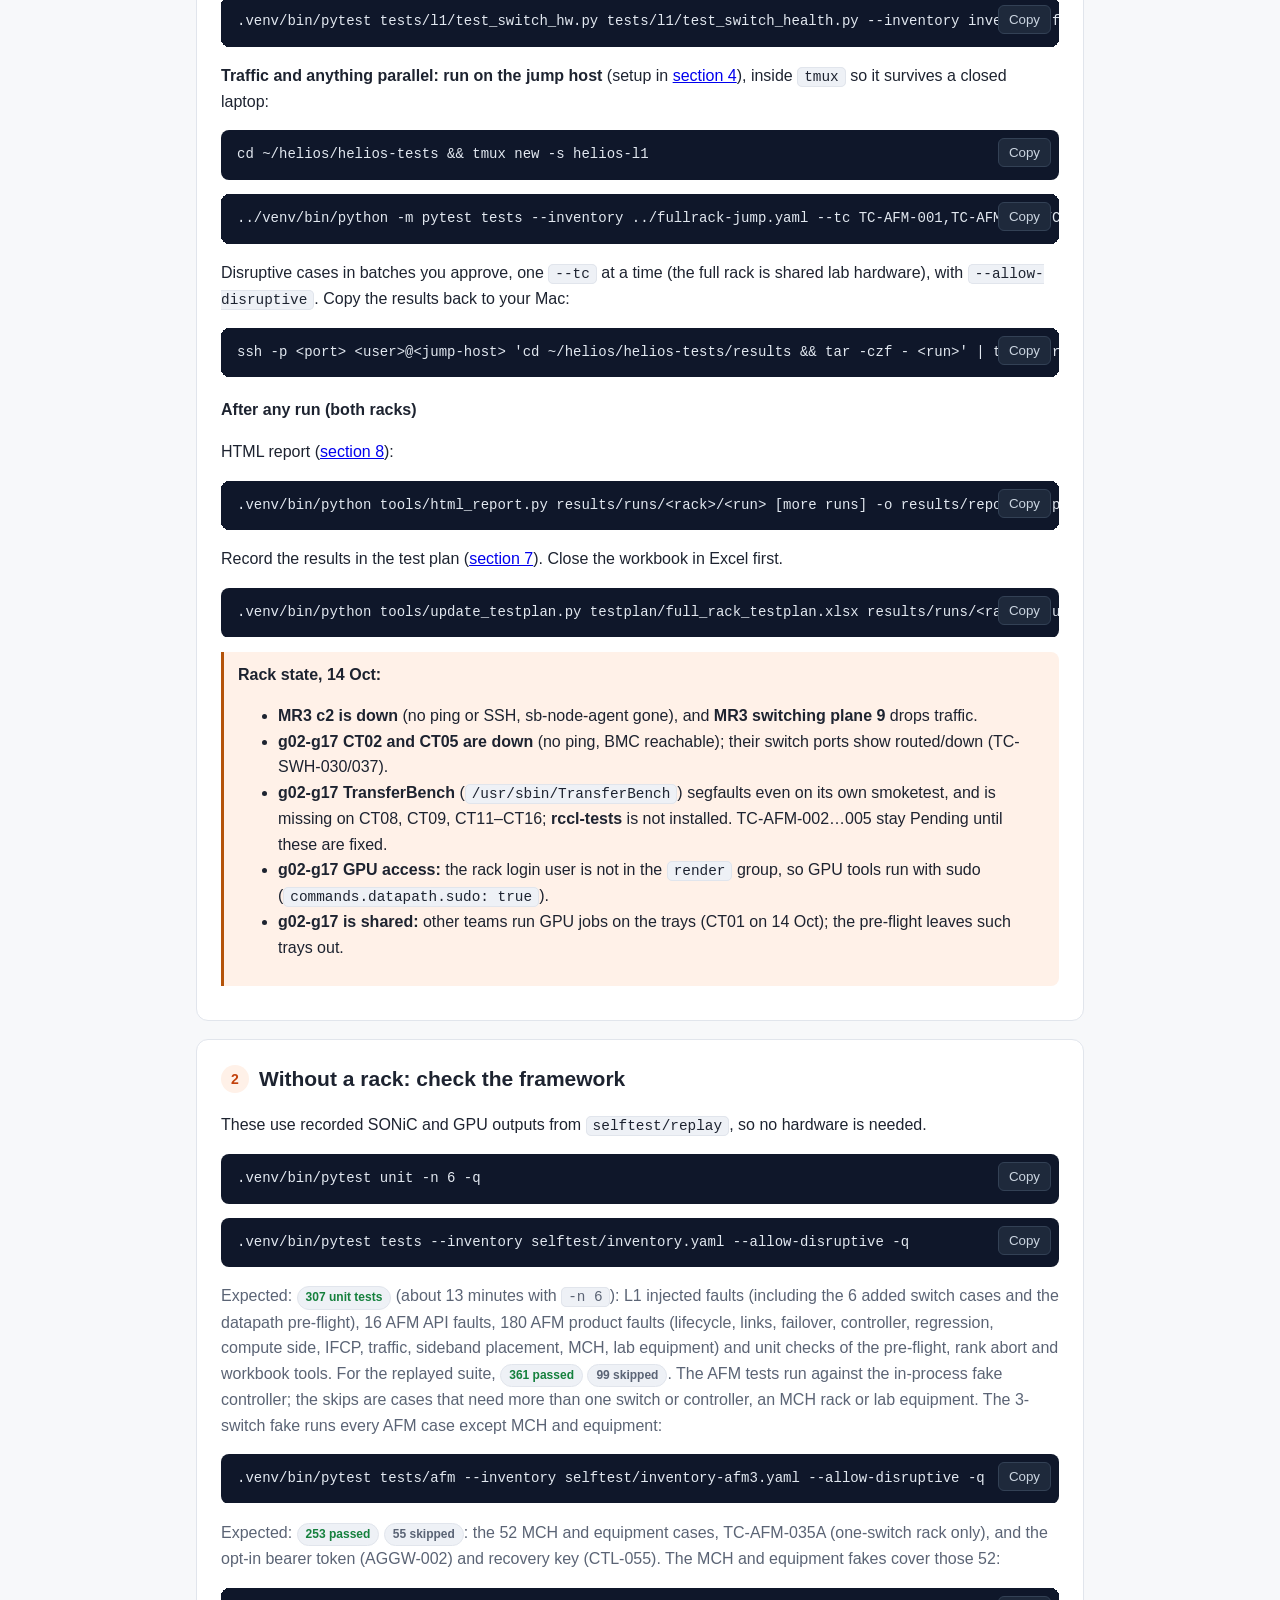
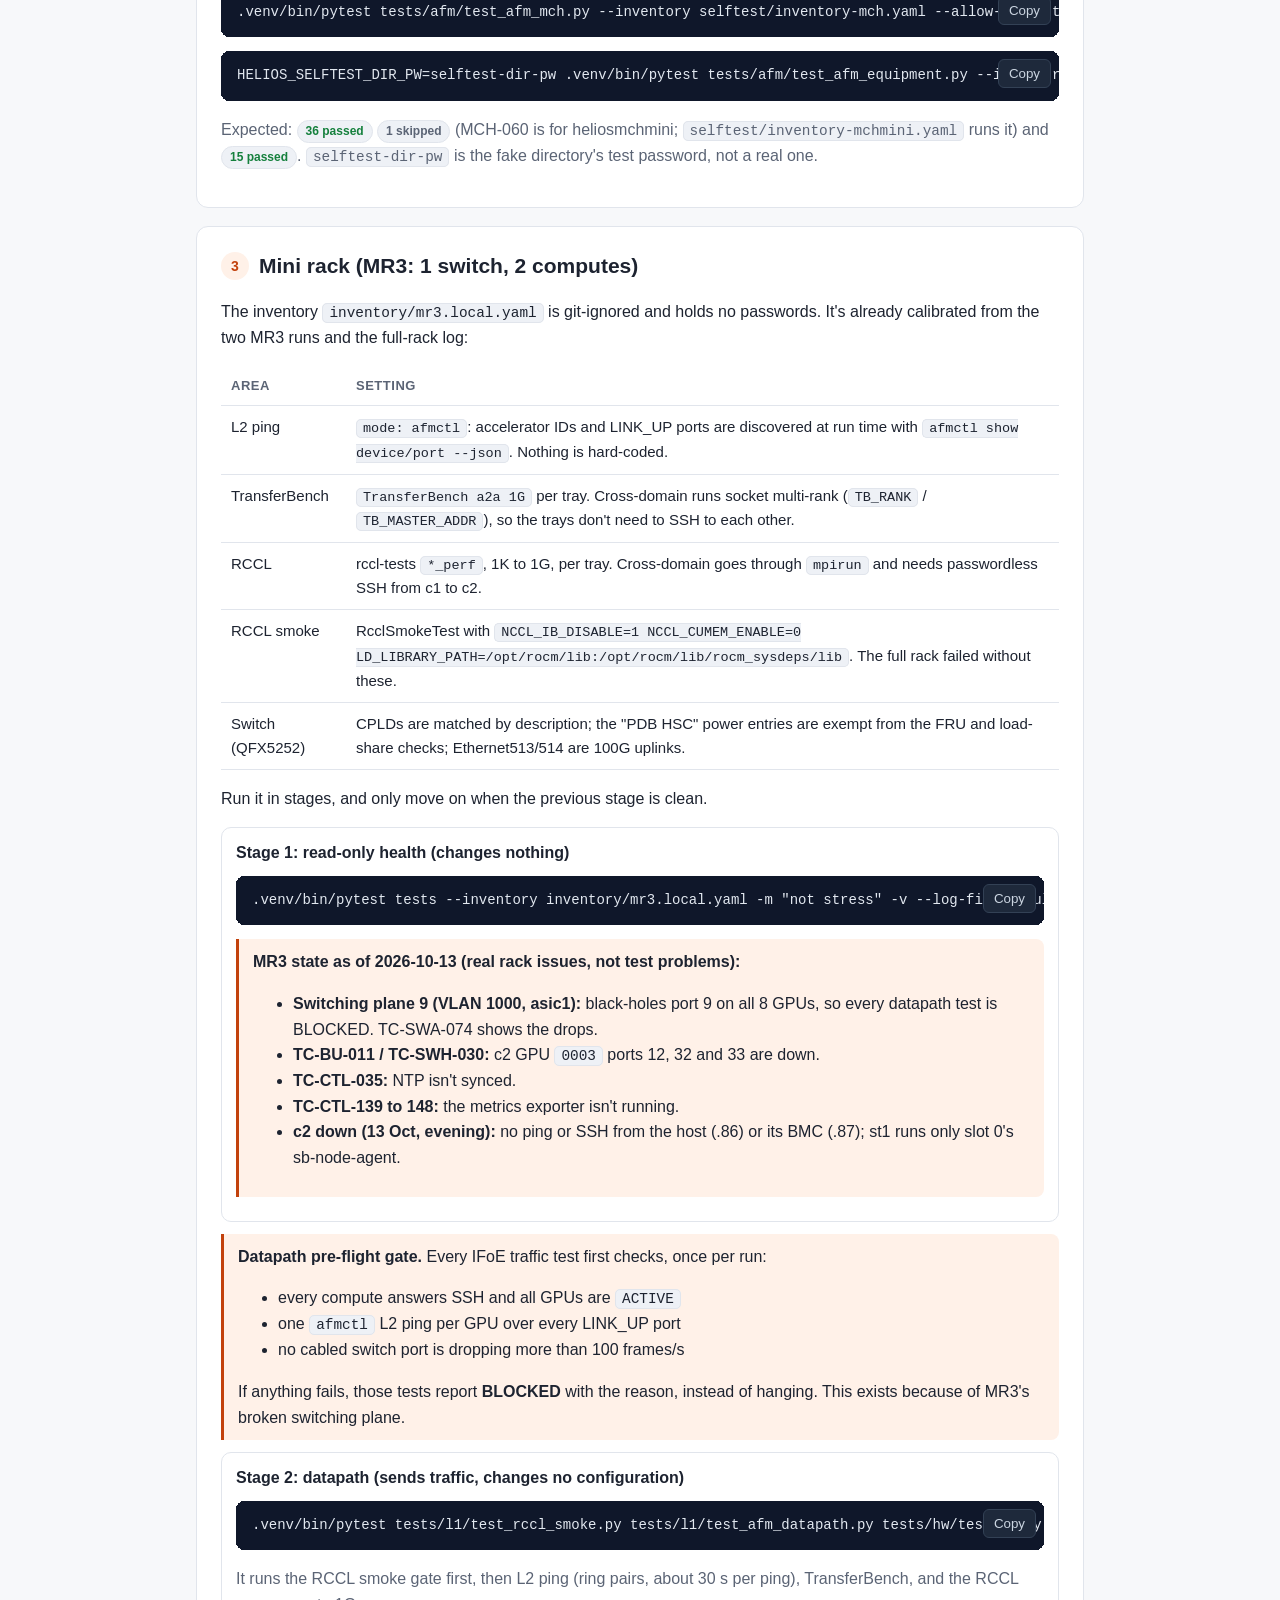
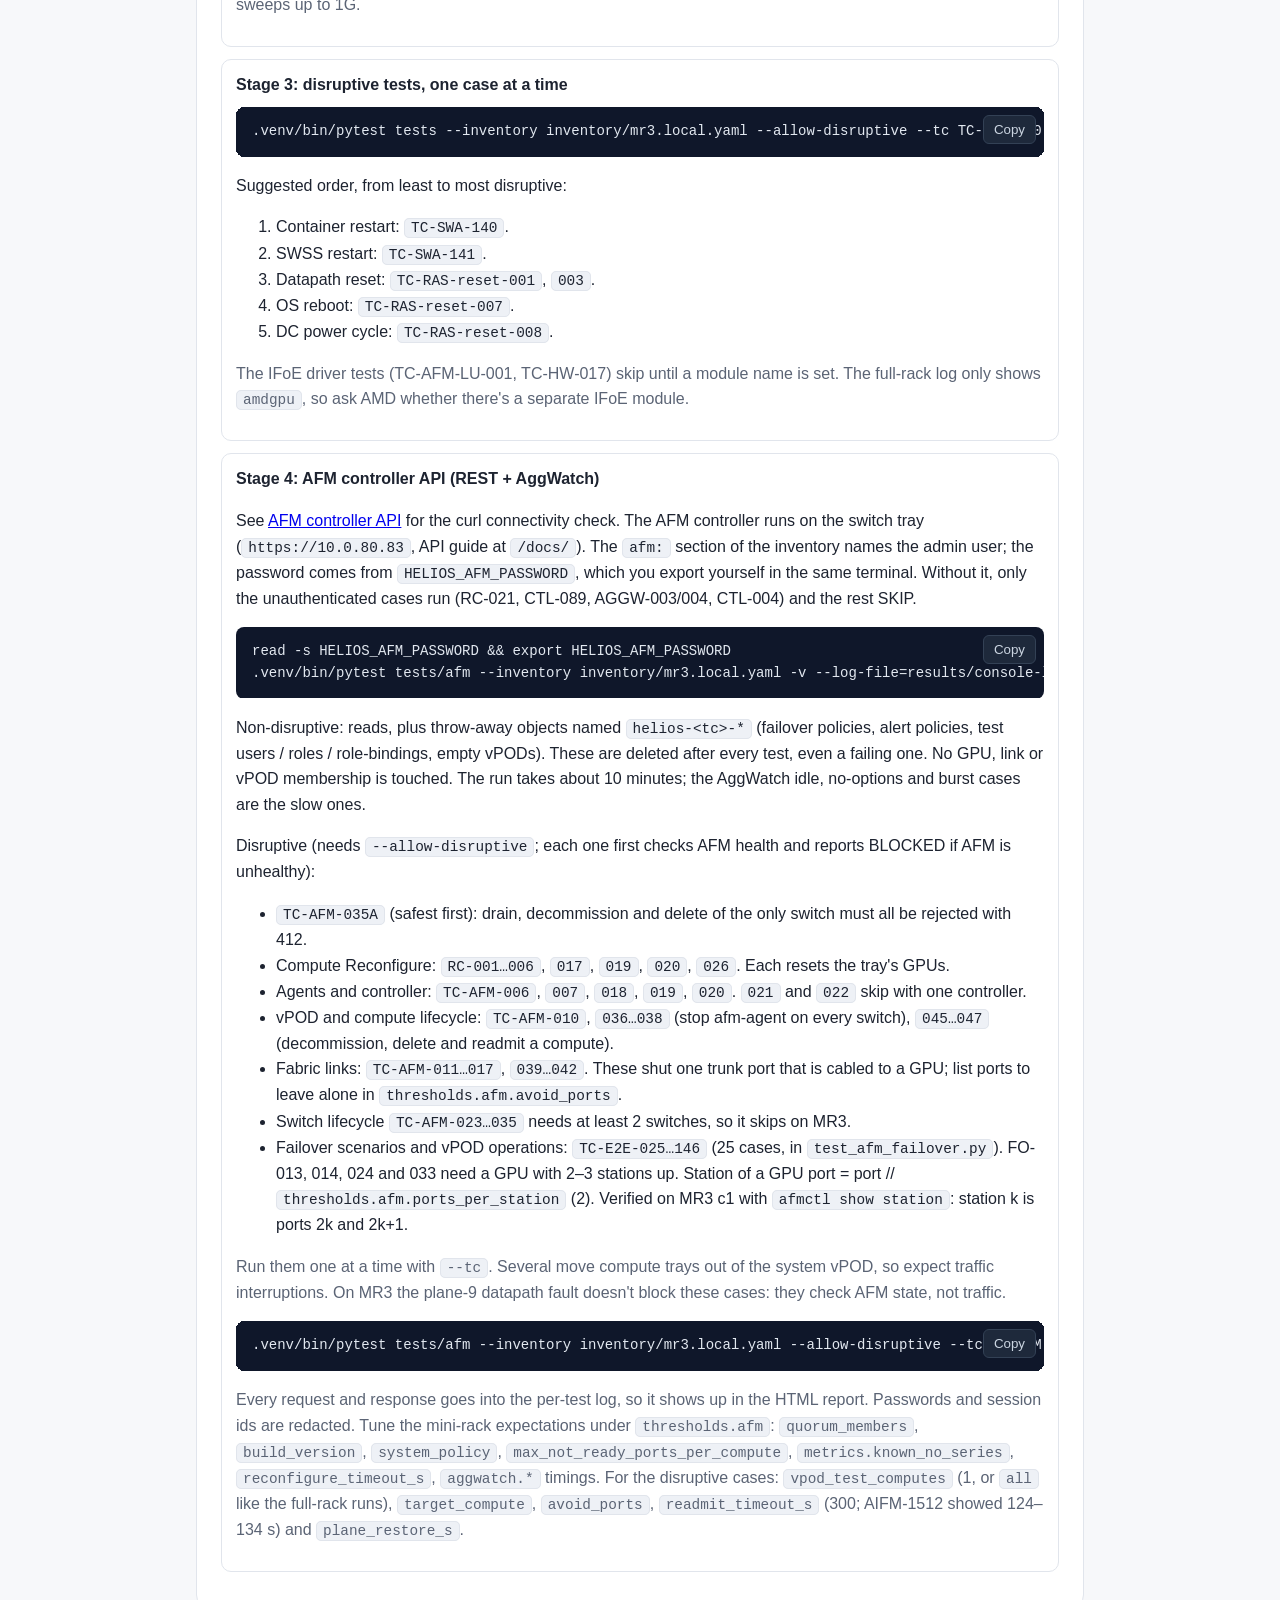
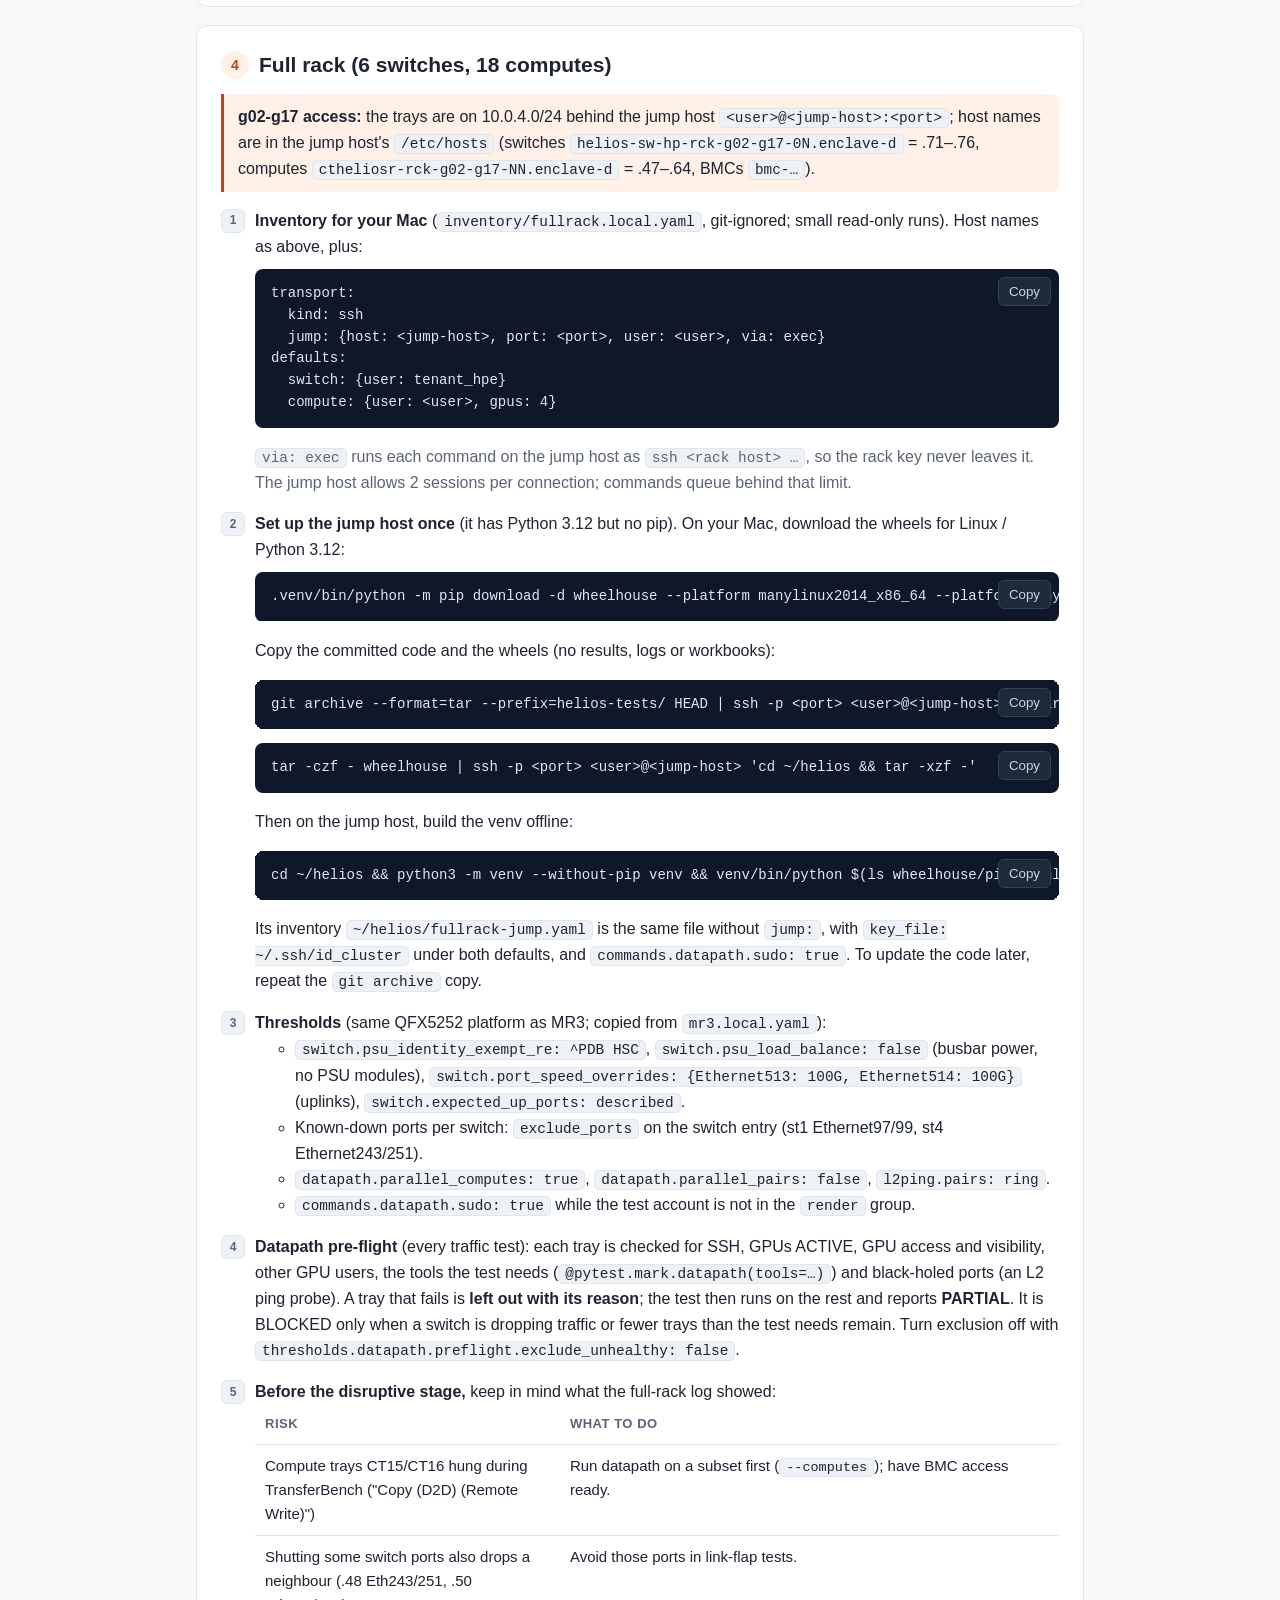
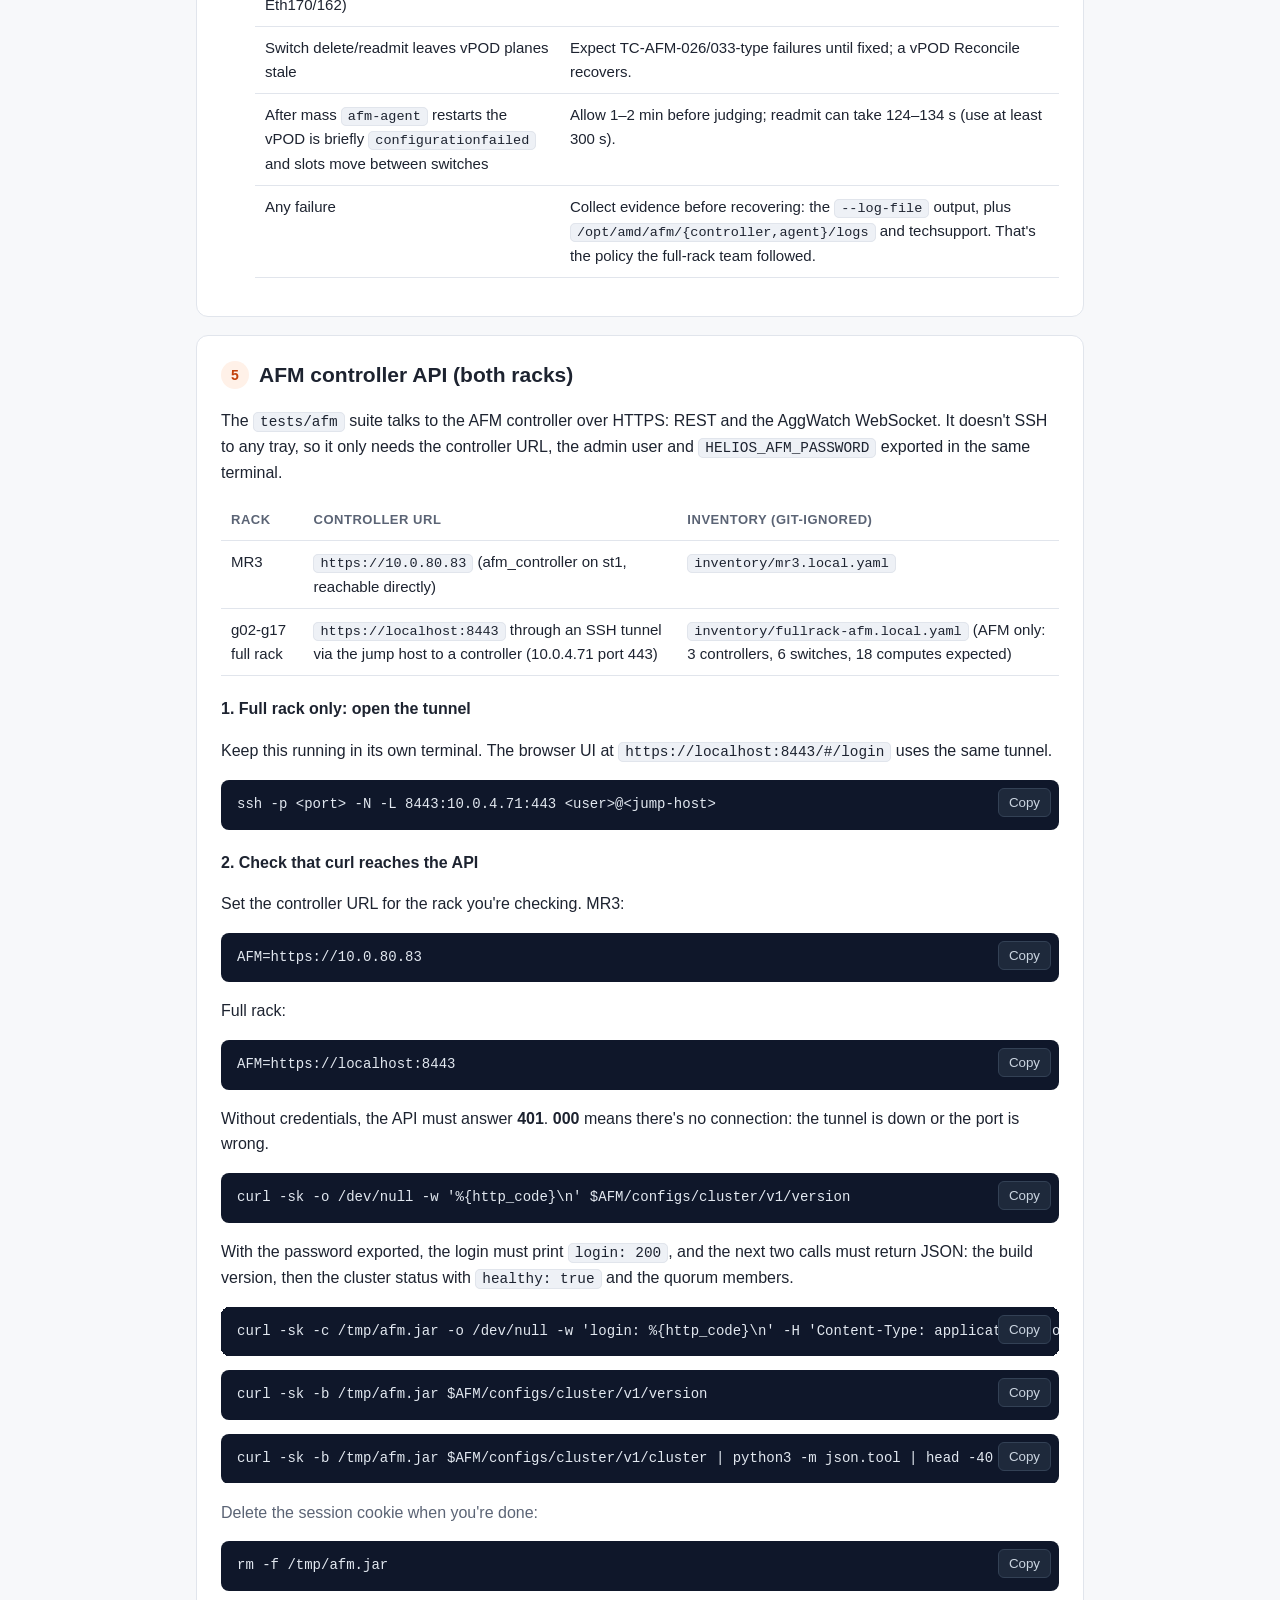
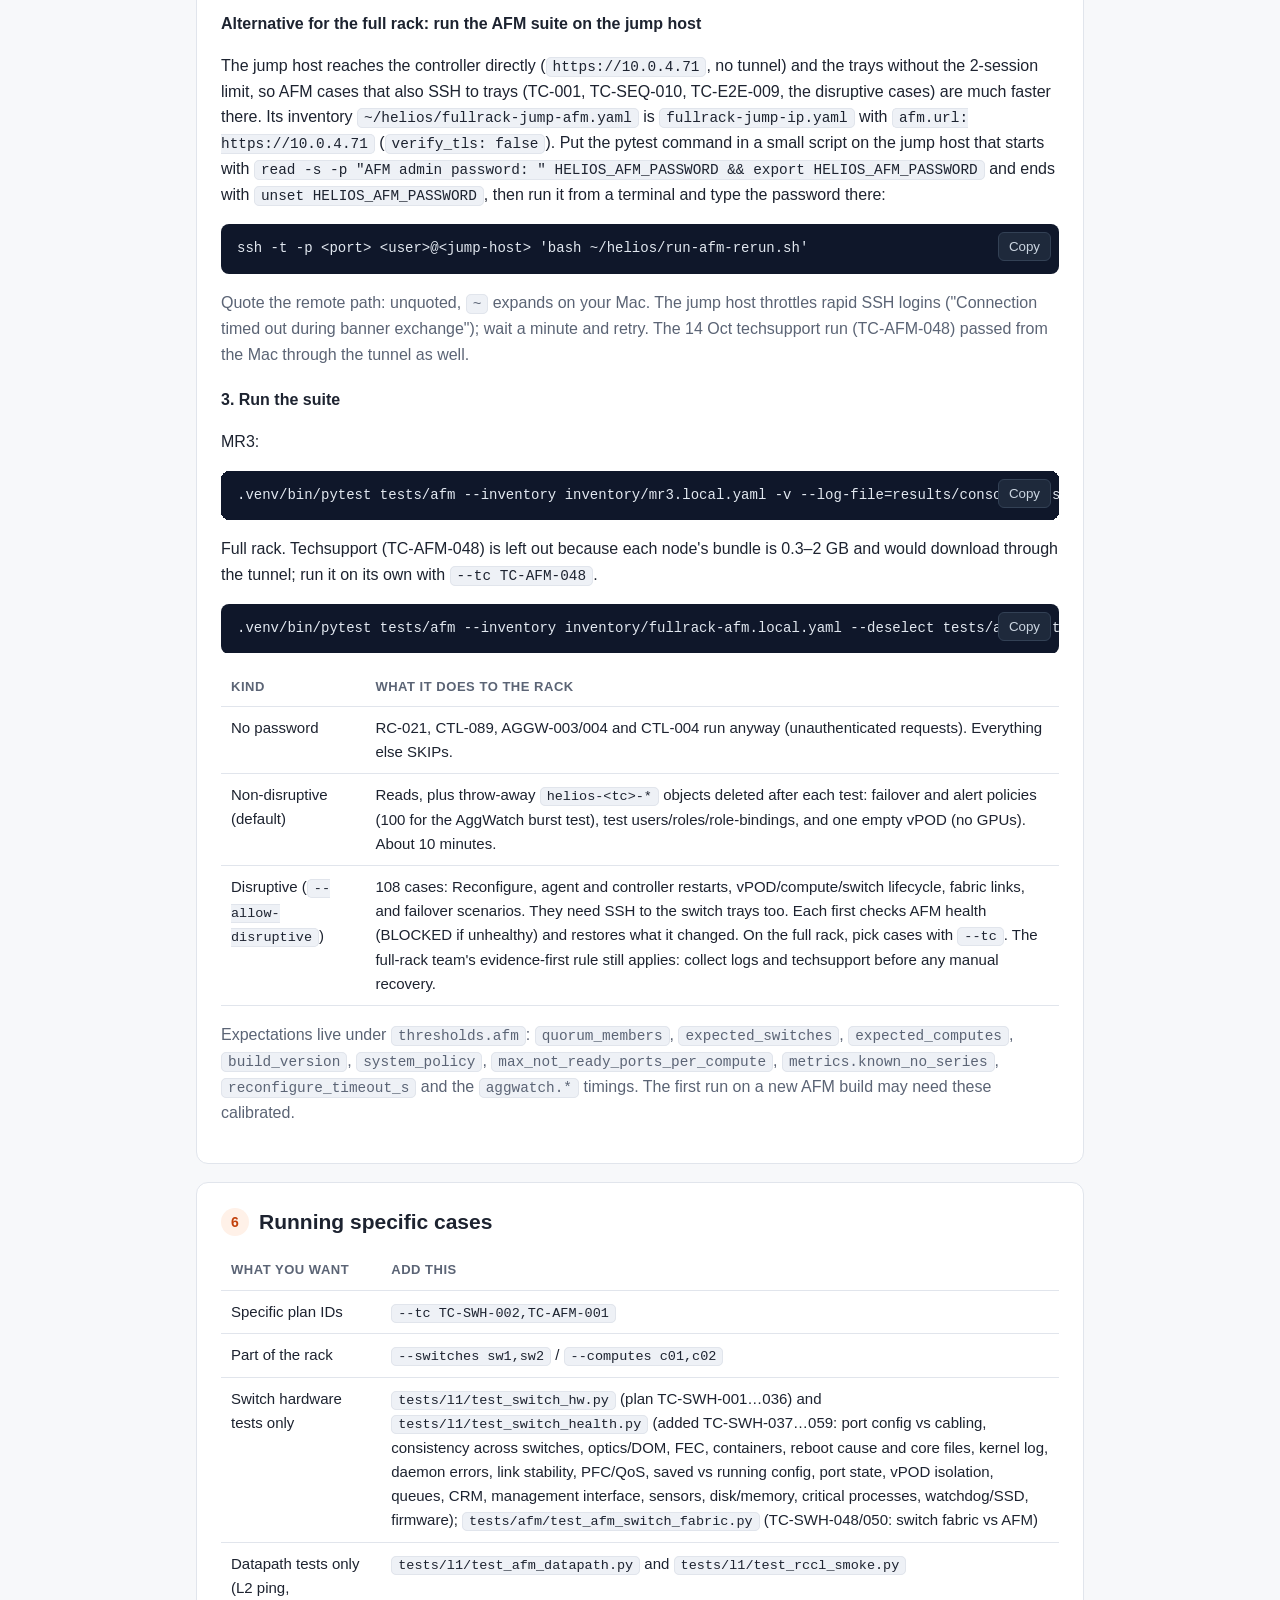
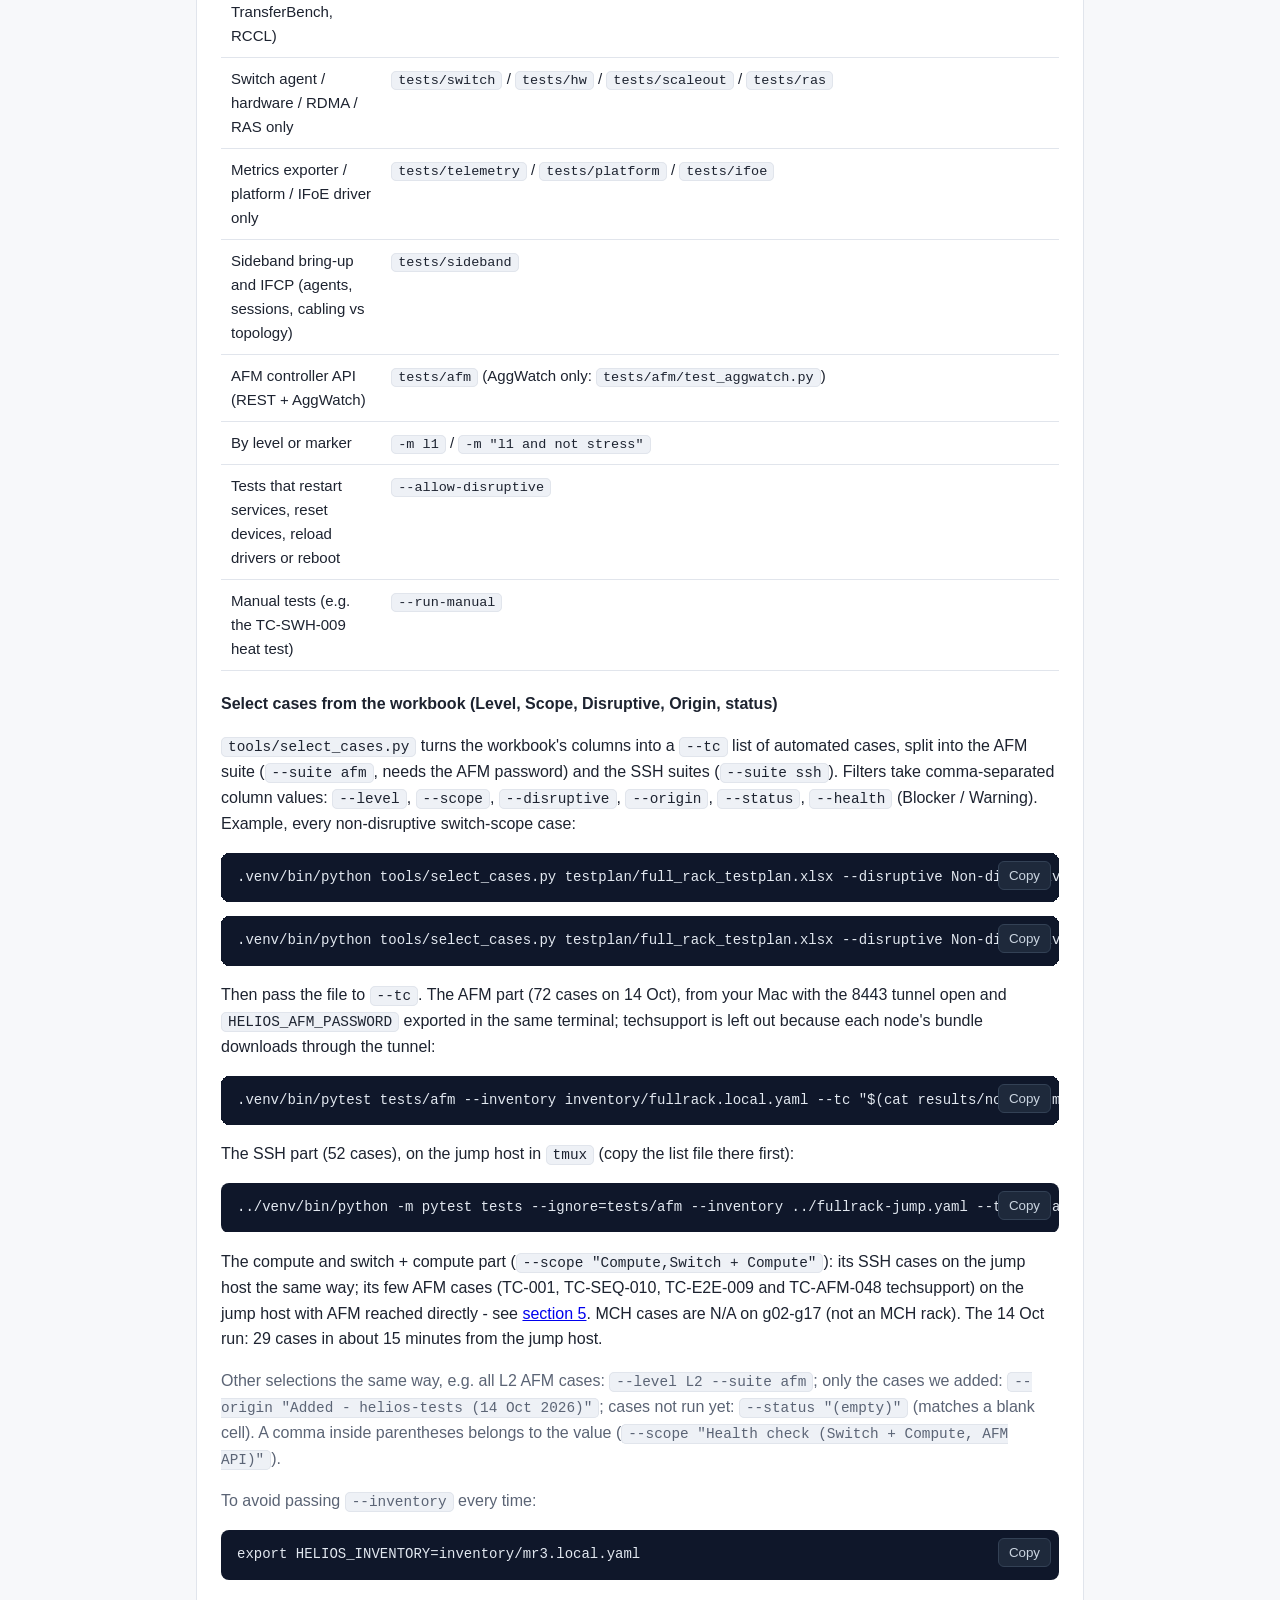
<file: docs/how-to-run.html>
<!doctype html>
<html lang="en">
<head>
<meta charset="utf-8">
<meta name="viewport" content="width=device-width, initial-scale=1">
<title>Helios Tests: How to Run</title>
<style>
  :root {
    --bg: #f7f8fa; --surface: #ffffff; --text: #1d2330; --muted: #5b6475;
    --border: #e1e5ec; --accent: #c2410c; --accent-soft: #fff1e8;
    --code-bg: #0f172a; --code-text: #e2e8f0; --code-comment: #94a3b8;
    --ok: #15803d; --chip: #eef1f6;
  }
  @media (prefers-color-scheme: dark) {
    :root:not([data-theme="light"]) {
      --bg: #0d1117; --surface: #161b22; --text: #e6edf3; --muted: #9aa4b2;
      --border: #2a313c; --accent: #fb923c; --accent-soft: #2a1a10;
      --code-bg: #0a0e14; --code-text: #e2e8f0; --code-comment: #7d8899;
      --ok: #4ade80; --chip: #1f2630;
    }
  }
  :root[data-theme="dark"] {
    --bg: #0d1117; --surface: #161b22; --text: #e6edf3; --muted: #9aa4b2;
    --border: #2a313c; --accent: #fb923c; --accent-soft: #2a1a10;
    --code-bg: #0a0e14; --code-text: #e2e8f0; --code-comment: #7d8899;
    --ok: #4ade80; --chip: #1f2630;
  }
  * { box-sizing: border-box; }
  body {
    margin: 0; background: var(--bg); color: var(--text);
    font: 16px/1.6 -apple-system, BlinkMacSystemFont, "Segoe UI", Roboto, Helvetica, Arial, sans-serif;
  }
  .wrap { max-width: 920px; margin: 0 auto; padding: 32px 16px 64px; }
  header { margin-bottom: 28px; }
  header .eyebrow { color: var(--accent); font-weight: 600; font-size: 13px; letter-spacing: .06em; text-transform: uppercase; }
  h1 { font-size: 32px; line-height: 1.2; margin: 6px 0 10px; }
  header p { color: var(--muted); margin: 0; }
  nav.toc { display: flex; flex-wrap: wrap; gap: 8px; margin: 20px 0 0; }
  nav.toc a {
    font-size: 14px; text-decoration: none; color: var(--text); background: var(--chip);
    border: 1px solid var(--border); padding: 4px 12px; border-radius: 999px;
  }
  nav.toc a:hover { border-color: var(--accent); color: var(--accent); }
  section {
    background: var(--surface); border: 1px solid var(--border); border-radius: 12px;
    padding: 22px 24px; margin: 18px 0;
  }
  h2 { font-size: 21px; margin: 0 0 12px; display: flex; align-items: center; gap: 10px; }
  h2 .num {
    display: inline-grid; place-items: center; width: 28px; height: 28px; border-radius: 50%;
    background: var(--accent-soft); color: var(--accent); font-size: 14px; flex: none;
  }
  h3 { font-size: 16px; margin: 20px 0 6px; }
  p, li { color: var(--text); }
  .muted { color: var(--muted); }
  code { font-family: ui-monospace, SFMono-Regular, Menlo, Consolas, monospace; font-size: .9em; }
  :not(pre) > code { background: var(--chip); border: 1px solid var(--border); padding: 1px 6px; border-radius: 5px; }
  .cmd { position: relative; margin: 10px 0 14px; }
  .cmd pre {
    margin: 0; background: var(--code-bg); color: var(--code-text); border-radius: 8px;
    padding: 14px 16px; padding-right: 76px; overflow-x: auto; font-size: 14px; line-height: 1.55;
  }
  .cmd pre .c { color: var(--code-comment); }
  .copy {
    position: absolute; top: 8px; right: 8px; font: 12px/1 inherit; font-family: inherit;
    background: #1e293b; color: #cbd5e1; border: 1px solid #334155; border-radius: 6px;
    padding: 6px 10px; cursor: pointer;
  }
  .copy:hover { color: #fff; border-color: #64748b; }
  .copy.done { color: #4ade80; border-color: #166534; }
  .table-wrap { overflow-x: auto; }
  table { width: 100%; border-collapse: collapse; font-size: 15px; }
  th, td { text-align: left; padding: 9px 10px; border-bottom: 1px solid var(--border); vertical-align: top; }
  th { color: var(--muted); font-weight: 600; font-size: 13px; text-transform: uppercase; letter-spacing: .04em; }
  .note {
    border-left: 3px solid var(--accent); background: var(--accent-soft);
    padding: 10px 14px; border-radius: 0 8px 8px 0; margin: 12px 0;
  }
  .steps { counter-reset: s; list-style: none; padding: 0; margin: 0; }
  .steps > li { position: relative; padding-left: 34px; margin: 16px 0; }
  .steps > li::before {
    counter-increment: s; content: counter(s); position: absolute; left: 0; top: 1px;
    width: 22px; height: 22px; border-radius: 6px; background: var(--chip); border: 1px solid var(--border);
    font-size: 12px; font-weight: 700; display: grid; place-items: center; color: var(--muted);
  }
  .pill { display: inline-block; font-size: 12px; font-weight: 600; padding: 1px 8px; border-radius: 999px; background: var(--chip); border: 1px solid var(--border); }
  .pill.ok { color: var(--ok); }
  .note.warn { border-left-color: #b45309; }
  .grid2 { display: grid; grid-template-columns: 1fr 1fr; gap: 12px; }
  @media (max-width: 700px) { .grid2 { grid-template-columns: 1fr; } }
  .stage { border: 1px solid var(--border); border-radius: 10px; padding: 12px 14px; margin: 12px 0; }
  .stage h3 { margin-top: 0; }
  footer { color: var(--muted); font-size: 13px; margin-top: 28px; text-align: center; }
  @media (max-width: 600px) {
    h1 { font-size: 26px; }
    section { padding: 18px 16px; }
  }
</style>
</head>
<body>
<div class="wrap">

<header>
  <div class="eyebrow">helios-tests</div>
  <h1>How to run the Helios rack tests</h1>
  <p>How to run on a mini rack (MR3: 1 switch tray, 2 compute trays) and on a full rack (6 switch trays, 18 compute trays),
     based on the MR3 runs and the g02-g17 full-rack execution log.</p>
  <nav class="toc">
    <a href="#setup">Common setup</a>
    <a href="#quick">Quick start</a>
    <a href="#selftest">Without a rack</a>
    <a href="#mini">Mini rack (MR3)</a>
    <a href="#full">Full rack</a>
    <a href="#afm">AFM controller API</a>
    <a href="#select">Specific cases</a>
    <a href="#results">Results</a>
    <a href="#report">HTML report</a>
    <a href="#health">Rack health</a>
    <a href="#ui">Web UI</a>
    <a href="#coverage">Coverage</a>
  </nav>
</header>

<section id="setup">
  <h2><span class="num">0</span>Common setup (once per runner machine)</h2>
  <p>The runner needs SSH access to every switch and compute. It also needs <code>ipmitool</code>, but only for the DC power-cycle test (<code>brew install ipmitool</code>).</p>
  <div class="cmd"><pre>cd ~/dev/helios-tests</pre></div>
  <div class="cmd"><pre>python3 -m venv .venv &amp;&amp; .venv/bin/pip install -e &#x27;.[tools,dev]&#x27;</pre></div>
  <h3>Node requirements</h3>
  <ul>
    <li><strong>Passwordless sudo</strong> on switches and computes. Tests use <code>sudo -n</code>, so a sudo password makes those checks fail with "a password is required".</li>
    <li><strong>Same tool paths on every compute</strong>: TransferBench, rccl-tests and RcclSmokeTest.</li>
    <li><strong>NTP synced.</strong> MR3 is currently unsynced (c1 is 131 s off). That fails TC-CTL-035 and makes AFM event timing unreliable.</li>
  </ul>
  <h3>Login: SSH keys (recommended) or passwords</h3>
  <p>Install your key once per node with <code>ssh-copy-id</code> and set <code>key_file</code> in the inventory (MR3 does this); then no passwords are needed.
     Otherwise use <code>password_env</code> and enter the passwords as below.</p>
  <h3>Passwords: enter them yourself in each new terminal</h3>
  <p><code>read -s</code> shows nothing as you type and keeps the password out of shell history. Inventories only name the environment variables; no password is stored in a file.</p>
  <div class="cmd"><pre>read -s &quot;HELIOS_SWITCH_PASSWORD?Switch password: &quot; &amp;&amp; export HELIOS_SWITCH_PASSWORD &amp;&amp; echo</pre></div>
  <div class="cmd"><pre>read -s &quot;HELIOS_COMPUTE_PASSWORD?Compute password: &quot; &amp;&amp; export HELIOS_COMPUTE_PASSWORD &amp;&amp; echo</pre></div>
  <p class="muted">Only needed for the DC power-cycle test:</p>
  <div class="cmd"><pre>read -s &quot;HELIOS_BMC_PASSWORD?BMC password: &quot; &amp;&amp; export HELIOS_BMC_PASSWORD &amp;&amp; echo</pre></div>
  <p class="muted">Only needed for the AFM controller API tests (<code>tests/afm</code>):</p>
  <div class="cmd"><pre>read -s &quot;HELIOS_AFM_PASSWORD?AFM admin password: &quot; &amp;&amp; export HELIOS_AFM_PASSWORD &amp;&amp; echo</pre></div>
  <div class="note">
    <strong>Scope today:</strong> 435 of 577 cases are automated (the 542 plan cases, 23 switch-tray cases added on 14 Oct, TC-SWH-037…059, and the 12 health checks added on 15 Oct, HC-000…011), plus 2 RCCL smoke tests used as evidence. <code>tools/coverage.py</code> gives the current numbers. 52 of them (MCH rack, LDAP/RADIUS, syslog, upgrade images, management-network control) skip until the equipment is in the inventory.
    <ul>
      <li><strong>Over SSH:</strong> switch hardware, switch agent, datapath, scale-out RDMA, RAS reset, metrics exporter, node platform, sideband and IFCP.</li>
      <li><strong>Over the AFM REST API and AggWatch WebSocket (<code>tests/afm</code>, 233 cases):</strong> auth, cluster and object specs, failover policies, RBAC, audit, metrics, techsupport and AggWatch. Plus 149 disruptive cases, built from the full-rack procedures: compute Reconfigure, agent/controller restarts, vPOD/compute/switch lifecycle, fabric-link failover (TC-AFM-006…047, RC-001…026), the FO failover scenarios and vPOD operations (TC-E2E), controller resilience, snapshot/restore, bug regressions, stress, compute-side afmctl checks, IFCP recovery, switch-agent cases and traffic with AFM operations.</li>
    </ul>
  </div>
</section>

<section id="quick">
  <h2><span class="num">1</span>Quick start: what to run, from where, on which rack</h2>

  <h3>With or without AFM</h3>
  <p>Only <code>tests/afm</code> talks to the AFM controller (REST + AggWatch). Every other suite works over SSH alone: SONiC on the switches, <code>afmctl</code> on the compute trays. The rack still needs AFM running either way, because AFM programs the fabric that the datapath tests use; those tests just don't call its API.</p>
  <div class="table-wrap">
  <table>
    <thead><tr><th>What you run</th><th>Needs</th><th>Command</th></tr></thead>
    <tbody>
      <tr><td>Everything except AFM: switch HW/agent, sideband/IFCP, datapath, hardware, RAS, platform, metrics exporter, scale-out RDMA (about 120 cases)</td><td>SSH to switches and computes</td><td><code>pytest tests --ignore=tests/afm --inventory &lt;inv&gt;</code></td></tr>
      <tr><td>AFM cases (233 in <code>tests/afm</code>)</td><td>AFM URL (+ tunnel) and <code>HELIOS_AFM_PASSWORD</code>. 70 are API-only and non-disruptive, 34 are API-only but disruptive (vPOD moves, Reconfigure, snapshot), and the rest also need switch and/or compute SSH (agent/controller restarts, port shut, afmctl) or datapath traffic. The workbook's <strong>Access needed</strong> column has this per case.</td><td><code>pytest tests/afm --inventory &lt;inv&gt;</code></td></tr>
      <tr><td>Both</td><td>all of the above</td><td><code>pytest tests --inventory &lt;inv&gt;</code></td></tr>
    </tbody>
  </table>
  </div>
  <p class="muted">With no <code>afm:</code> URL, <code>tests/afm</code> skips cleanly. With a URL but no password, only RC-021, CTL-089, AGGW-003/004 and CTL-004 run (unauthenticated requests).</p>

  <h3>Where to run from</h3>
  <div class="table-wrap">
  <table>
    <thead><tr><th>Option</th><th>How</th><th>Good for</th><th>Watch out for</th></tr></thead>
    <tbody>
      <tr><td><strong>1. Your Mac, through tunnels</strong></td><td>AFM via <code>ssh -L 8443:&lt;controller&gt;:443</code>; inventory URL <code>https://localhost:8443</code></td><td>AFM API stage today; results land in your <code>results/</code> directly</td><td>Switch/compute SSH through the jump host works (<code>transport.jump</code>, <code>via: exec</code>), but the g02-g17 jump host allows only 2 sessions per connection, so commands queue: fine for small read-only runs, too slow for traffic. A sleeping laptop or dropped tunnel stops the run.</td></tr>
      <tr><td><strong>2. The jump host itself</strong> (recommended for g02-g17)</td><td>Copy the code and a wheel cache there, build a venv, run in <code>tmux</code> with the jump host's own key; copy the <code>results/runs/&lt;rack&gt;/&lt;run&gt;</code> folders back (steps in <a href="#full">section 4</a>)</td><td>Traffic, parallel and long runs: no session limit, no laptop dependency. Used for the 14 Oct L1 runs.</td><td>The jump host has Python 3.12 but no pip: install from wheels downloaded on your Mac</td></tr>
      <tr><td><strong>3. Lab VPN</strong> (if available)</td><td>As option 2, run from your Mac with the real addresses</td><td>Everything, no tunnels or code changes</td><td>Laptop must stay awake for long stages</td></tr>
      <tr><td><strong>4. Hybrid</strong> (recommended)</td><td>AFM stage from your Mac (option 1), SSH and disruptive stages from a lab host (option 2)</td><td>Starting now while lab access is arranged</td><td>Nothing extra: the report and workbook tools merge several run folders</td></tr>
      <tr><td><strong>5. Import the full-rack team's runs</strong></td><td>Read their logs (e.g. <code>results/evidence/AMD-Fullrack-logs/</code>) and record verdicts in the workbook</td><td>Cases they already execute</td><td>Manual; mapping by title has to be confirmed</td></tr>
      <tr><td><strong>6. By hand</strong></td><td>One case with <code>--tc</code>, or follow the procedure manually</td><td>Manual cases (TC-SWH-009 heat test), one-off checks</td><td>Record the verdict with the workbook tool or in the sheet</td></tr>
    </tbody>
  </table>
  </div>
  <p class="muted">Scope any run with <code>-m "not disruptive"</code> / <code>-m l1</code>, <code>--tc &lt;IDs&gt;</code> (one at a time for disruptive work), a suite path (<code>tests/afm</code>, <code>tests/l1</code>, ...), or <code>--switches</code> / <code>--computes</code> to try a subset first.</p>

  <h3>Mini rack (MR3): everything from your Mac</h3>
  <p>SSH to the trays uses your key; AFM is at <code>https://10.0.80.83</code>; inventory <code>inventory/mr3.local.yaml</code>. Details in <a href="#mini">section 3</a>.</p>
  <div class="cmd"><pre>cd ~/dev/helios-tests</pre></div>
  <p><strong>1. Health checks</strong> (read-only, no AFM needed):</p>
  <div class="cmd"><pre>.venv/bin/pytest tests --ignore=tests/afm --inventory inventory/mr3.local.yaml -m &quot;not stress&quot; -v --log-file=results/console-logs/mr3-health.log</pre></div>
  <p><strong>2. AFM API</strong> (non-disruptive, about 10 minutes):</p>
  <div class="cmd"><pre>read -s HELIOS_AFM_PASSWORD &amp;&amp; export HELIOS_AFM_PASSWORD</pre></div>
  <div class="cmd"><pre>.venv/bin/pytest tests/afm --inventory inventory/mr3.local.yaml -v --log-file=results/console-logs/mr3-afm.log</pre></div>
  <p><strong>3. Datapath</strong> (sends traffic, changes no configuration):</p>
  <div class="cmd"><pre>.venv/bin/pytest tests/l1/test_rccl_smoke.py tests/l1/test_afm_datapath.py tests/hw/test_hw.py --inventory inventory/mr3.local.yaml -v --log-file=results/console-logs/mr3-datapath.log</pre></div>
  <p><strong>4. Disruptive</strong>, one case at a time, starting with TC-AFM-035A (order in <a href="#mini">section 3</a>, stage 4). Switch-lifecycle and controller-failover cases skip on a one-switch rack.</p>
  <div class="cmd"><pre>.venv/bin/pytest tests --inventory inventory/mr3.local.yaml --allow-disruptive --tc TC-AFM-035A -v</pre></div>

  <h3>Full rack (g02-g17): through the jump host</h3>
  <p>Everything goes through the jump host <code>&lt;user&gt;@&lt;jump-host&gt;</code> (its SSH port), which reaches the rack network 10.0.4.0/24 (here and below the addresses are examples; the real jump host, port and user are in the g02-g17 profile of <code>ui/racks.yaml</code>). Your SSH key logs you in there; the jump host's own key (<code>~/.ssh/id_cluster</code>, set up in its <code>~/.ssh/config</code>) logs in to the trays: switches as <code>tenant_hpe</code>, computes as <code>the jump-host user</code>, both with passwordless sudo. No passwords are needed for SSH.</p>
  <p><strong>AFM API from your Mac:</strong> keep the tunnel open in its own terminal (the browser UI uses it too), inventory <code>inventory/fullrack-afm.local.yaml</code>:</p>
  <div class="cmd"><pre>ssh -p &lt;port&gt; -N -L 8443:10.0.4.71:443 &lt;user&gt;@&lt;jump-host&gt;</pre></div>
  <div class="cmd"><pre>read -s HELIOS_AFM_PASSWORD &amp;&amp; export HELIOS_AFM_PASSWORD</pre></div>
  <div class="cmd"><pre>.venv/bin/pytest tests/afm --inventory inventory/fullrack-afm.local.yaml --deselect tests/afm/test_afm_rbac_audit.py::test_techsupport -v --log-file=results/console-logs/fullrack-afm.log</pre></div>
  <p><strong>All non-disruptive switch / AFM-API cases</strong> (72 AFM + 52 SSH on 14 Oct): build the lists with <code>tools/select_cases.py</code> and run them as shown in <a href="#select">section 6</a>. The AFM part from your Mac:</p>
  <div class="cmd"><pre>.venv/bin/pytest tests/afm --inventory inventory/fullrack.local.yaml --tc &quot;$(cat results/notes/afm-nondisruptive-tcs.txt)&quot; --deselect tests/afm/test_afm_rbac_audit.py::test_techsupport -v --log-file=results/console-logs/fullrack-afm-nd.log</pre></div>
  <p><strong>Switch L1 checks from your Mac</strong> (read-only; the inventory's <code>transport.jump</code> runs each command on the jump host):</p>
  <div class="cmd"><pre>.venv/bin/pytest tests/l1/test_switch_hw.py tests/l1/test_switch_health.py --inventory inventory/fullrack.local.yaml -v</pre></div>
  <p><strong>Traffic and anything parallel: run on the jump host</strong> (setup in <a href="#full">section 4</a>), inside <code>tmux</code> so it survives a closed laptop:</p>
  <div class="cmd"><pre>cd ~/helios/helios-tests &amp;&amp; tmux new -s helios-l1</pre></div>
  <div class="cmd"><pre>../venv/bin/python -m pytest tests --inventory ../fullrack-jump.yaml --tc TC-AFM-001,TC-AFM-002,TC-AFM-003,TC-AFM-004,TC-AFM-005A,SMOKE-RCCL-1N,SMOKE-RCCL-MN -v</pre></div>
  <p>Disruptive cases in batches you approve, one <code>--tc</code> at a time (the full rack is shared lab hardware), with <code>--allow-disruptive</code>. Copy the results back to your Mac:</p>
  <div class="cmd"><pre>ssh -p &lt;port&gt; &lt;user&gt;@&lt;jump-host&gt; &#x27;cd ~/helios/helios-tests/results &amp;&amp; tar -czf - &lt;run&gt;&#x27; | tar -C results -xzf -</pre></div>

  <h3>After any run (both racks)</h3>
  <p>HTML report (<a href="#report">section 8</a>):</p>
  <div class="cmd"><pre>.venv/bin/python tools/html_report.py results/runs/&lt;rack&gt;/&lt;run&gt; [more runs] -o results/reports/report.html --title &quot;...&quot;</pre></div>
  <p>Record the results in the test plan (<a href="#results">section 7</a>). Close the workbook in Excel first.</p>
  <div class="cmd"><pre>.venv/bin/python tools/update_testplan.py testplan/full_rack_testplan.xlsx results/runs/&lt;rack&gt;/&lt;run&gt; [more runs] --sw-version &quot;AFM 0.1.0-AICC-817&quot; --label &quot;g02-g17 full rack, &lt;date&gt;&quot;</pre></div>

  <div class="note warn"><strong>Rack state, 14 Oct:</strong>
    <ul>
      <li><strong>MR3 c2 is down</strong> (no ping or SSH, sb-node-agent gone), and <strong>MR3 switching plane 9</strong> drops traffic.</li>
      <li><strong>g02-g17 CT02 and CT05 are down</strong> (no ping, BMC reachable); their switch ports show routed/down (TC-SWH-030/037).</li>
      <li><strong>g02-g17 TransferBench</strong> (<code>/usr/sbin/TransferBench</code>) segfaults even on its own smoketest, and is missing on CT08, CT09, CT11–CT16; <strong>rccl-tests</strong> is not installed. TC-AFM-002…005 stay Pending until these are fixed.</li>
      <li><strong>g02-g17 GPU access:</strong> the rack login user is not in the <code>render</code> group, so GPU tools run with sudo (<code>commands.datapath.sudo: true</code>).</li>
      <li><strong>g02-g17 is shared:</strong> other teams run GPU jobs on the trays (CT01 on 14 Oct); the pre-flight leaves such trays out.</li>
    </ul>
  </div>
</section>

<section id="selftest">
  <h2><span class="num">2</span>Without a rack: check the framework</h2>
  <p>These use recorded SONiC and GPU outputs from <code>selftest/replay</code>, so no hardware is needed.</p>
  <div class="cmd"><pre>.venv/bin/pytest unit -n 6 -q</pre></div>
  <div class="cmd"><pre>.venv/bin/pytest tests --inventory selftest/inventory.yaml --allow-disruptive -q</pre></div>
  <p class="muted">Expected: <span class="pill ok">307 unit tests</span> (about 13 minutes with <code>-n 6</code>): L1 injected faults (including the 6 added switch cases and the datapath pre-flight), 16 AFM API faults, 180 AFM product faults (lifecycle, links, failover, controller, regression, compute side, IFCP, traffic, sideband placement, MCH, lab equipment) and unit checks of the pre-flight, rank abort and workbook tools. For the replayed suite, <span class="pill ok">361 passed</span> <span class="pill">99 skipped</span>. The AFM tests run against the in-process fake controller; the skips are cases that need more than one switch or controller, an MCH rack or lab equipment. The 3-switch fake runs every AFM case except MCH and equipment:</p>
  <div class="cmd"><pre>.venv/bin/pytest tests/afm --inventory selftest/inventory-afm3.yaml --allow-disruptive -q</pre></div>
  <p class="muted">Expected: <span class="pill ok">253 passed</span> <span class="pill">55 skipped</span>: the 52 MCH and equipment cases, TC-AFM-035A (one-switch rack only), and the opt-in bearer token (AGGW-002) and recovery key (CTL-055). The MCH and equipment fakes cover those 52:</p>
  <div class="cmd"><pre>.venv/bin/pytest tests/afm/test_afm_mch.py --inventory selftest/inventory-mch.yaml --allow-disruptive -q</pre></div>
  <div class="cmd"><pre>HELIOS_SELFTEST_DIR_PW=selftest-dir-pw .venv/bin/pytest tests/afm/test_afm_equipment.py --inventory selftest/inventory-equip.yaml --allow-disruptive -q</pre></div>
  <p class="muted">Expected: <span class="pill ok">36 passed</span> <span class="pill">1 skipped</span> (MCH-060 is for heliosmchmini; <code>selftest/inventory-mchmini.yaml</code> runs it) and <span class="pill ok">15 passed</span>. <code>selftest-dir-pw</code> is the fake directory&#x27;s test password, not a real one.</p>
</section>

<section id="mini">
  <h2><span class="num">3</span>Mini rack (MR3: 1 switch, 2 computes)</h2>
  <p>The inventory <code>inventory/mr3.local.yaml</code> is git-ignored and holds no passwords. It's already calibrated from the two MR3 runs and the full-rack log:</p>
  <div class="table-wrap">
  <table>
    <thead><tr><th>Area</th><th>Setting</th></tr></thead>
    <tbody>
      <tr><td>L2 ping</td><td><code>mode: afmctl</code>: accelerator IDs and LINK_UP ports are discovered at run time with <code>afmctl show device/port --json</code>. Nothing is hard-coded.</td></tr>
      <tr><td>TransferBench</td><td><code>TransferBench a2a 1G</code> per tray. Cross-domain runs socket multi-rank (<code>TB_RANK</code> / <code>TB_MASTER_ADDR</code>), so the trays don't need to SSH to each other.</td></tr>
      <tr><td>RCCL</td><td>rccl-tests <code>*_perf</code>, 1K to 1G, per tray. Cross-domain goes through <code>mpirun</code> and needs passwordless SSH from c1 to c2.</td></tr>
      <tr><td>RCCL smoke</td><td>RcclSmokeTest with <code>NCCL_IB_DISABLE=1 NCCL_CUMEM_ENABLE=0 LD_LIBRARY_PATH=/opt/rocm/lib:/opt/rocm/lib/rocm_sysdeps/lib</code>. The full rack failed without these.</td></tr>
      <tr><td>Switch (QFX5252)</td><td>CPLDs are matched by description; the "PDB HSC" power entries are exempt from the FRU and load-share checks; Ethernet513/514 are 100G uplinks.</td></tr>
    </tbody>
  </table>
  </div>
  <p>Run it in stages, and only move on when the previous stage is clean.</p>

  <div class="stage">
    <h3>Stage 1: read-only health (changes nothing)</h3>
    <div class="cmd"><pre>.venv/bin/pytest tests --inventory inventory/mr3.local.yaml -m &quot;not stress&quot; -v --log-file=results/console-logs/mr3-health.log</pre></div>
    <div class="note">
      <strong>MR3 state as of 2026-10-13 (real rack issues, not test problems):</strong>
      <ul>
        <li><strong>Switching plane 9 (VLAN 1000, asic1):</strong> black-holes port 9 on all 8 GPUs, so every datapath test is BLOCKED. TC-SWA-074 shows the drops.</li>
        <li><strong>TC-BU-011 / TC-SWH-030:</strong> c2 GPU <code>0003</code> ports 12, 32 and 33 are down.</li>
        <li><strong>TC-CTL-035:</strong> NTP isn't synced.</li>
        <li><strong>TC-CTL-139 to 148:</strong> the metrics exporter isn't running.</li>
        <li><strong>c2 down (13 Oct, evening):</strong> no ping or SSH from the host (.86) or its BMC (.87); st1 runs only slot 0's sb-node-agent.</li>
      </ul>
    </div>
  </div>

  <div class="note">
    <strong>Datapath pre-flight gate.</strong> Every IFoE traffic test first checks, once per run:
    <ul>
      <li>every compute answers SSH and all GPUs are <code>ACTIVE</code></li>
      <li>one <code>afmctl</code> L2 ping per GPU over every LINK_UP port</li>
      <li>no cabled switch port is dropping more than 100 frames/s</li>
    </ul>
    If anything fails, those tests report <strong>BLOCKED</strong> with the reason, instead of hanging.
    This exists because of MR3's broken switching plane.
  </div>
  <div class="stage">
    <h3>Stage 2: datapath (sends traffic, changes no configuration)</h3>
    <div class="cmd"><pre>.venv/bin/pytest tests/l1/test_rccl_smoke.py tests/l1/test_afm_datapath.py tests/hw/test_hw.py --inventory inventory/mr3.local.yaml -v --log-file=results/console-logs/mr3-datapath.log</pre></div>
    <p class="muted">It runs the RCCL smoke gate first, then L2 ping (ring pairs, about 30 s per ping), TransferBench, and the RCCL sweeps up to 1G.</p>
  </div>

  <div class="stage">
    <h3>Stage 3: disruptive tests, one case at a time</h3>
    <div class="cmd"><pre>.venv/bin/pytest tests --inventory inventory/mr3.local.yaml --allow-disruptive --tc TC-SWA-140 -v --log-file=results/console-logs/mr3-disruptive.log</pre></div>
    <p>Suggested order, from least to most disruptive:</p>
    <ol>
      <li>Container restart: <code>TC-SWA-140</code>.</li>
      <li>SWSS restart: <code>TC-SWA-141</code>.</li>
      <li>Datapath reset: <code>TC-RAS-reset-001</code>, <code>003</code>.</li>
      <li>OS reboot: <code>TC-RAS-reset-007</code>.</li>
      <li>DC power cycle: <code>TC-RAS-reset-008</code>.</li>
    </ol>
    <p class="muted">The IFoE driver tests (TC-AFM-LU-001, TC-HW-017) skip until a module name is set. The full-rack log only shows <code>amdgpu</code>, so ask AMD whether there's a separate IFoE module.</p>
  </div>

  <div class="stage">
    <h3>Stage 4: AFM controller API (REST + AggWatch)</h3>
    <p>See <a href="#afm">AFM controller API</a> for the curl connectivity check. The AFM controller runs on the switch tray (<code>https://10.0.80.83</code>, API guide at <code>/docs/</code>). The <code>afm:</code> section of the inventory names the admin user; the password comes from <code>HELIOS_AFM_PASSWORD</code>, which you export yourself in the same terminal. Without it, only the unauthenticated cases run (RC-021, CTL-089, AGGW-003/004, CTL-004) and the rest SKIP.</p>
    <div class="cmd"><pre>read -s HELIOS_AFM_PASSWORD &amp;&amp; export HELIOS_AFM_PASSWORD
.venv/bin/pytest tests/afm --inventory inventory/mr3.local.yaml -v --log-file=results/console-logs/mr3-afm.log</pre></div>
    <p>Non-disruptive: reads, plus throw-away objects named <code>helios-&lt;tc&gt;-*</code> (failover policies, alert policies, test users / roles / role-bindings, empty vPODs). These are deleted after every test, even a failing one. No GPU, link or vPOD membership is touched. The run takes about 10 minutes; the AggWatch idle, no-options and burst cases are the slow ones.</p>
    <p>Disruptive (needs <code>--allow-disruptive</code>; each one first checks AFM health and reports BLOCKED if AFM is unhealthy):</p>
    <ul>
      <li><code>TC-AFM-035A</code> (safest first): drain, decommission and delete of the only switch must all be rejected with 412.</li>
      <li>Compute Reconfigure: <code>RC-001…006</code>, <code>017</code>, <code>019</code>, <code>020</code>, <code>026</code>. Each resets the tray's GPUs.</li>
      <li>Agents and controller: <code>TC-AFM-006</code>, <code>007</code>, <code>018</code>, <code>019</code>, <code>020</code>. <code>021</code> and <code>022</code> skip with one controller.</li>
      <li>vPOD and compute lifecycle: <code>TC-AFM-010</code>, <code>036…038</code> (stop afm-agent on every switch), <code>045…047</code> (decommission, delete and readmit a compute).</li>
      <li>Fabric links: <code>TC-AFM-011…017</code>, <code>039…042</code>. These shut one trunk port that is cabled to a GPU; list ports to leave alone in <code>thresholds.afm.avoid_ports</code>.</li>
      <li>Switch lifecycle <code>TC-AFM-023…035</code> needs at least 2 switches, so it skips on MR3.</li>
      <li>Failover scenarios and vPOD operations: <code>TC-E2E-025…146</code> (25 cases, in <code>test_afm_failover.py</code>). FO-013, 014, 024 and 033 need a GPU with 2–3 stations up. Station of a GPU port = port // <code>thresholds.afm.ports_per_station</code> (2). Verified on MR3 c1 with <code>afmctl show station</code>: station k is ports 2k and 2k+1.</li>
    </ul>
    <p class="muted">Run them one at a time with <code>--tc</code>. Several move compute trays out of the system vPOD, so expect traffic interruptions. On MR3 the plane-9 datapath fault doesn't block these cases: they check AFM state, not traffic.</p>
    <div class="cmd"><pre>.venv/bin/pytest tests/afm --inventory inventory/mr3.local.yaml --allow-disruptive --tc TC-AFM-035A -v</pre></div>
    <p class="muted">Every request and response goes into the per-test log, so it shows up in the HTML report. Passwords and session ids are redacted. Tune the mini-rack expectations under <code>thresholds.afm</code>: <code>quorum_members</code>, <code>build_version</code>, <code>system_policy</code>, <code>max_not_ready_ports_per_compute</code>, <code>metrics.known_no_series</code>, <code>reconfigure_timeout_s</code>, <code>aggwatch.*</code> timings. For the disruptive cases: <code>vpod_test_computes</code> (1, or <code>all</code> like the full-rack runs), <code>target_compute</code>, <code>avoid_ports</code>, <code>readmit_timeout_s</code> (300; AIFM-1512 showed 124–134 s) and <code>plane_restore_s</code>.</p>
  </div>
</section>

<section id="full">
  <h2><span class="num">4</span>Full rack (6 switches, 18 computes)</h2>
  <div class="note"><strong>g02-g17 access:</strong> the trays are on 10.0.4.0/24 behind the jump host <code>&lt;user&gt;@&lt;jump-host&gt;:&lt;port&gt;</code>; host names are in the jump host's <code>/etc/hosts</code> (switches <code>helios-sw-hp-rck-g02-g17-0N.enclave-d</code> = .71–.76, computes <code>ctheliosr-rck-g02-g17-NN.enclave-d</code> = .47–.64, BMCs <code>bmc-…</code>).</div>
  <ol class="steps">
    <li>
      <strong>Inventory for your Mac</strong> (<code>inventory/fullrack.local.yaml</code>, git-ignored; small read-only runs). Host names as above, plus:
      <div class="cmd"><pre>transport:
  kind: ssh
  jump: {host: &lt;jump-host&gt;, port: &lt;port&gt;, user: &lt;user&gt;, via: exec}
defaults:
  switch: {user: tenant_hpe}
  compute: {user: &lt;user&gt;, gpus: 4}</pre></div>
      <p class="muted"><code>via: exec</code> runs each command on the jump host as <code>ssh &lt;rack host&gt; …</code>, so the rack key never leaves it. The jump host allows 2 sessions per connection; commands queue behind that limit.</p>
    </li>
    <li>
      <strong>Set up the jump host once</strong> (it has Python 3.12 but no pip). On your Mac, download the wheels for Linux / Python 3.12:
      <div class="cmd"><pre>.venv/bin/python -m pip download -d wheelhouse --platform manylinux2014_x86_64 --platform manylinux_2_28_x86_64 --python-version 3.12 --implementation cp --only-binary=:all: pytest paramiko PyYAML requests websocket-client pip</pre></div>
      <p>Copy the committed code and the wheels (no results, logs or workbooks):</p>
      <div class="cmd"><pre>git archive --format=tar --prefix=helios-tests/ HEAD | ssh -p &lt;port&gt; &lt;user&gt;@&lt;jump-host&gt; &#x27;mkdir -p ~/helios &amp;&amp; cd ~/helios &amp;&amp; tar -xf -&#x27;</pre></div>
      <div class="cmd"><pre>tar -czf - wheelhouse | ssh -p &lt;port&gt; &lt;user&gt;@&lt;jump-host&gt; &#x27;cd ~/helios &amp;&amp; tar -xzf -&#x27;</pre></div>
      <p>Then on the jump host, build the venv offline:</p>
      <div class="cmd"><pre>cd ~/helios &amp;&amp; python3 -m venv --without-pip venv &amp;&amp; venv/bin/python $(ls wheelhouse/pip-*.whl)/pip install --no-index --find-links wheelhouse pip &amp;&amp; venv/bin/pip install --no-index --find-links wheelhouse -e helios-tests</pre></div>
      <p>Its inventory <code>~/helios/fullrack-jump.yaml</code> is the same file without <code>jump:</code>, with <code>key_file: ~/.ssh/id_cluster</code> under both defaults, and <code>commands.datapath.sudo: true</code>. To update the code later, repeat the <code>git archive</code> copy.</p>
    </li>
    <li>
      <strong>Thresholds</strong> (same QFX5252 platform as MR3; copied from <code>mr3.local.yaml</code>):
      <ul>
        <li><code>switch.psu_identity_exempt_re: ^PDB HSC</code>, <code>switch.psu_load_balance: false</code> (busbar power, no PSU modules), <code>switch.port_speed_overrides: {Ethernet513: 100G, Ethernet514: 100G}</code> (uplinks), <code>switch.expected_up_ports: described</code>.</li>
        <li>Known-down ports per switch: <code>exclude_ports</code> on the switch entry (st1 Ethernet97/99, st4 Ethernet243/251).</li>
        <li><code>datapath.parallel_computes: true</code>, <code>datapath.parallel_pairs: false</code>, <code>l2ping.pairs: ring</code>.</li>
        <li><code>commands.datapath.sudo: true</code> while the test account is not in the <code>render</code> group.</li>
      </ul>
    </li>
    <li>
      <strong>Datapath pre-flight</strong> (every traffic test): each tray is checked for SSH, GPUs ACTIVE, GPU access and visibility, other GPU users, the tools the test needs (<code>@pytest.mark.datapath(tools=…)</code>) and black-holed ports (an L2 ping probe). A tray that fails is <strong>left out with its reason</strong>; the test then runs on the rest and reports <strong>PARTIAL</strong>. It is BLOCKED only when a switch is dropping traffic or fewer trays than the test needs remain. Turn exclusion off with <code>thresholds.datapath.preflight.exclude_unhealthy: false</code>.
    </li>
    <li>
      <strong>Before the disruptive stage,</strong> keep in mind what the full-rack log showed:
      <div class="table-wrap">
      <table>
        <thead><tr><th>Risk</th><th>What to do</th></tr></thead>
        <tbody>
          <tr><td>Compute trays CT15/CT16 hung during TransferBench ("Copy (D2D) (Remote Write)")</td><td>Run datapath on a subset first (<code>--computes</code>); have BMC access ready.</td></tr>
          <tr><td>Shutting some switch ports also drops a neighbour (.48 Eth243/251, .50 Eth170/162)</td><td>Avoid those ports in link-flap tests.</td></tr>
          <tr><td>Switch delete/readmit leaves vPOD planes stale</td><td>Expect TC-AFM-026/033-type failures until fixed; a vPOD Reconcile recovers.</td></tr>
          <tr><td>After mass <code>afm-agent</code> restarts the vPOD is briefly <code>configurationfailed</code> and slots move between switches</td><td>Allow 1–2 min before judging; readmit can take 124–134 s (use at least 300 s).</td></tr>
          <tr><td>Any failure</td><td>Collect evidence before recovering: the <code>--log-file</code> output, plus <code>/opt/amd/afm/{controller,agent}/logs</code> and techsupport. That's the policy the full-rack team followed.</td></tr>
        </tbody>
      </table>
      </div>
    </li>
  </ol>
</section>

<section id="afm">
  <h2 id="afm"><span class="num">5</span>AFM controller API (both racks)</h2>
  <p>The <code>tests/afm</code> suite talks to the AFM controller over HTTPS: REST and the AggWatch WebSocket. It doesn't SSH to any tray, so it only needs the controller URL, the admin user and <code>HELIOS_AFM_PASSWORD</code> exported in the same terminal.</p>
  <div class="table-wrap">
  <table>
    <thead><tr><th>Rack</th><th>Controller URL</th><th>Inventory (git-ignored)</th></tr></thead>
    <tbody>
      <tr><td>MR3</td><td><code>https://10.0.80.83</code> (afm_controller on st1, reachable directly)</td><td><code>inventory/mr3.local.yaml</code></td></tr>
      <tr><td>g02-g17 full rack</td><td><code>https://localhost:8443</code> through an SSH tunnel via the jump host to a controller (10.0.4.71 port 443)</td><td><code>inventory/fullrack-afm.local.yaml</code> (AFM only: 3 controllers, 6 switches, 18 computes expected)</td></tr>
    </tbody>
  </table>
  </div>

  <h3>1. Full rack only: open the tunnel</h3>
  <p>Keep this running in its own terminal. The browser UI at <code>https://localhost:8443/#/login</code> uses the same tunnel.</p>
  <div class="cmd"><pre>ssh -p &lt;port&gt; -N -L 8443:10.0.4.71:443 &lt;user&gt;@&lt;jump-host&gt;</pre></div>

  <h3>2. Check that curl reaches the API</h3>
  <p>Set the controller URL for the rack you're checking. MR3:</p>
  <div class="cmd"><pre>AFM=https://10.0.80.83</pre></div>
  <p>Full rack:</p>
  <div class="cmd"><pre>AFM=https://localhost:8443</pre></div>
  <p>Without credentials, the API must answer <strong>401</strong>. <strong>000</strong> means there's no connection: the tunnel is down or the port is wrong.</p>
  <div class="cmd"><pre>curl -sk -o /dev/null -w &#x27;%{http_code}\n&#x27; $AFM/configs/cluster/v1/version</pre></div>
  <p>With the password exported, the login must print <code>login: 200</code>, and the next two calls must return JSON: the build version, then the cluster status with <code>healthy: true</code> and the quorum members.</p>
  <div class="cmd"><pre>curl -sk -c /tmp/afm.jar -o /dev/null -w &#x27;login: %{http_code}\n&#x27; -H &#x27;Content-Type: application/json&#x27; -d &quot;{\&quot;username\&quot;:\&quot;admin\&quot;,\&quot;password\&quot;:\&quot;$HELIOS_AFM_PASSWORD\&quot;,\&quot;tenant\&quot;:\&quot;default\&quot;}&quot; $AFM/v1/login</pre></div>
  <div class="cmd"><pre>curl -sk -b /tmp/afm.jar $AFM/configs/cluster/v1/version</pre></div>
  <div class="cmd"><pre>curl -sk -b /tmp/afm.jar $AFM/configs/cluster/v1/cluster | python3 -m json.tool | head -40</pre></div>
  <p class="muted">Delete the session cookie when you're done:</p>
  <div class="cmd"><pre>rm -f /tmp/afm.jar</pre></div>

  <h3>Alternative for the full rack: run the AFM suite on the jump host</h3>
  <p>The jump host reaches the controller directly (<code>https://10.0.4.71</code>, no tunnel) and the trays without the 2-session limit, so AFM cases that also SSH to trays (TC-001, TC-SEQ-010, TC-E2E-009, the disruptive cases) are much faster there. Its inventory <code>~/helios/fullrack-jump-afm.yaml</code> is <code>fullrack-jump-ip.yaml</code> with <code>afm.url: https://10.0.4.71</code> (<code>verify_tls: false</code>). Put the pytest command in a small script on the jump host that starts with <code>read -s -p &quot;AFM admin password: &quot; HELIOS_AFM_PASSWORD &amp;&amp; export HELIOS_AFM_PASSWORD</code> and ends with <code>unset HELIOS_AFM_PASSWORD</code>, then run it from a terminal and type the password there:</p>
  <div class="cmd"><pre>ssh -t -p &lt;port&gt; &lt;user&gt;@&lt;jump-host&gt; &#x27;bash ~/helios/run-afm-rerun.sh&#x27;</pre></div>
  <p class="muted">Quote the remote path: unquoted, <code>~</code> expands on your Mac. The jump host throttles rapid SSH logins ("Connection timed out during banner exchange"); wait a minute and retry. The 14 Oct techsupport run (TC-AFM-048) passed from the Mac through the tunnel as well.</p>

  <h3>3. Run the suite</h3>
  <p>MR3:</p>
  <div class="cmd"><pre>.venv/bin/pytest tests/afm --inventory inventory/mr3.local.yaml -v --log-file=results/console-logs/mr3-afm.log</pre></div>
  <p>Full rack. Techsupport (TC-AFM-048) is left out because each node's bundle is 0.3–2 GB and would download through the tunnel; run it on its own with <code>--tc TC-AFM-048</code>.</p>
  <div class="cmd"><pre>.venv/bin/pytest tests/afm --inventory inventory/fullrack-afm.local.yaml --deselect tests/afm/test_afm_rbac_audit.py::test_techsupport -v --log-file=results/console-logs/fullrack-afm.log</pre></div>
  <div class="table-wrap">
  <table>
    <thead><tr><th>Kind</th><th>What it does to the rack</th></tr></thead>
    <tbody>
      <tr><td>No password</td><td>RC-021, CTL-089, AGGW-003/004 and CTL-004 run anyway (unauthenticated requests). Everything else SKIPs.</td></tr>
      <tr><td>Non-disruptive (default)</td><td>Reads, plus throw-away <code>helios-&lt;tc&gt;-*</code> objects deleted after each test: failover and alert policies (100 for the AggWatch burst test), test users/roles/role-bindings, and one empty vPOD (no GPUs). About 10 minutes.</td></tr>
      <tr><td>Disruptive (<code>--allow-disruptive</code>)</td><td>108 cases: Reconfigure, agent and controller restarts, vPOD/compute/switch lifecycle, fabric links, and failover scenarios. They need SSH to the switch trays too. Each first checks AFM health (BLOCKED if unhealthy) and restores what it changed. On the full rack, pick cases with <code>--tc</code>. The full-rack team's evidence-first rule still applies: collect logs and techsupport before any manual recovery.</td></tr>
    </tbody>
  </table>
  </div>
  <p class="muted">Expectations live under <code>thresholds.afm</code>: <code>quorum_members</code>, <code>expected_switches</code>, <code>expected_computes</code>, <code>build_version</code>, <code>system_policy</code>, <code>max_not_ready_ports_per_compute</code>, <code>metrics.known_no_series</code>, <code>reconfigure_timeout_s</code> and the <code>aggwatch.*</code> timings. The first run on a new AFM build may need these calibrated.</p>
</section>

<section id="select">
  <h2><span class="num">6</span>Running specific cases</h2>
  <div class="table-wrap">
  <table>
    <thead><tr><th>What you want</th><th>Add this</th></tr></thead>
    <tbody>
      <tr><td>Specific plan IDs</td><td><code>--tc TC-SWH-002,TC-AFM-001</code></td></tr>
      <tr><td>Part of the rack</td><td><code>--switches sw1,sw2</code> / <code>--computes c01,c02</code></td></tr>
      <tr><td>Switch hardware tests only</td><td><code>tests/l1/test_switch_hw.py</code> (plan TC-SWH-001…036) and <code>tests/l1/test_switch_health.py</code> (added TC-SWH-037…059: port config vs cabling, consistency across switches, optics/DOM, FEC, containers, reboot cause and core files, kernel log, daemon errors, link stability, PFC/QoS, saved vs running config, port state, vPOD isolation, queues, CRM, management interface, sensors, disk/memory, critical processes, watchdog/SSD, firmware); <code>tests/afm/test_afm_switch_fabric.py</code> (TC-SWH-048/050: switch fabric vs AFM)</td></tr>
      <tr><td>Datapath tests only (L2 ping, TransferBench, RCCL)</td><td><code>tests/l1/test_afm_datapath.py</code> and <code>tests/l1/test_rccl_smoke.py</code></td></tr>
      <tr><td>Switch agent / hardware / RDMA / RAS only</td><td><code>tests/switch</code> / <code>tests/hw</code> / <code>tests/scaleout</code> / <code>tests/ras</code></td></tr>
      <tr><td>Metrics exporter / platform / IFoE driver only</td><td><code>tests/telemetry</code> / <code>tests/platform</code> / <code>tests/ifoe</code></td></tr>
      <tr><td>Sideband bring-up and IFCP (agents, sessions, cabling vs topology)</td><td><code>tests/sideband</code></td></tr>
      <tr><td>AFM controller API (REST + AggWatch)</td><td><code>tests/afm</code> (AggWatch only: <code>tests/afm/test_aggwatch.py</code>)</td></tr>
      <tr><td>By level or marker</td><td><code>-m l1</code> / <code>-m "l1 and not stress"</code></td></tr>
      <tr><td>Tests that restart services, reset devices, reload drivers or reboot</td><td><code>--allow-disruptive</code></td></tr>
      <tr><td>Manual tests (e.g. the TC-SWH-009 heat test)</td><td><code>--run-manual</code></td></tr>
    </tbody>
  </table>
  </div>
  <h3>Select cases from the workbook (Level, Scope, Disruptive, Origin, status)</h3>
  <p><code>tools/select_cases.py</code> turns the workbook's columns into a <code>--tc</code> list of automated cases, split into the AFM suite (<code>--suite afm</code>, needs the AFM password) and the SSH suites (<code>--suite ssh</code>). Filters take comma-separated column values: <code>--level</code>, <code>--scope</code>, <code>--disruptive</code>, <code>--origin</code>, <code>--status</code>, <code>--health</code> (Blocker / Warning). Example, every non-disruptive switch-scope case:</p>
  <div class="cmd"><pre>.venv/bin/python tools/select_cases.py testplan/full_rack_testplan.xlsx --disruptive Non-disruptive --scope &quot;Switch,Switch (AFM API)&quot; --suite afm -o results/notes/afm-nondisruptive-tcs.txt</pre></div>
  <div class="cmd"><pre>.venv/bin/python tools/select_cases.py testplan/full_rack_testplan.xlsx --disruptive Non-disruptive --scope &quot;Switch,Switch (AFM API)&quot; --suite ssh -o results/notes/switch-nondisruptive-tcs.txt</pre></div>
  <p>Then pass the file to <code>--tc</code>. The AFM part (72 cases on 14 Oct), from your Mac with the 8443 tunnel open and <code>HELIOS_AFM_PASSWORD</code> exported in the same terminal; techsupport is left out because each node's bundle downloads through the tunnel:</p>
  <div class="cmd"><pre>.venv/bin/pytest tests/afm --inventory inventory/fullrack.local.yaml --tc &quot;$(cat results/notes/afm-nondisruptive-tcs.txt)&quot; --deselect tests/afm/test_afm_rbac_audit.py::test_techsupport -v --log-file=results/console-logs/fullrack-afm-nd.log</pre></div>
  <p>The SSH part (52 cases), on the jump host in <code>tmux</code> (copy the list file there first):</p>
  <div class="cmd"><pre>../venv/bin/python -m pytest tests --ignore=tests/afm --inventory ../fullrack-jump.yaml --tc &quot;$(cat switch-nondisruptive-tcs.txt)&quot; -v</pre></div>
  <p>The compute and switch + compute part (<code>--scope &quot;Compute,Switch + Compute&quot;</code>): its SSH cases on the jump host the same way; its few AFM cases (TC-001, TC-SEQ-010, TC-E2E-009 and TC-AFM-048 techsupport) on the jump host with AFM reached directly - see <a href="#afm">section 5</a>. MCH cases are N/A on g02-g17 (not an MCH rack). The 14 Oct run: 29 cases in about 15 minutes from the jump host.</p>
  <p class="muted">Other selections the same way, e.g. all L2 AFM cases: <code>--level L2 --suite afm</code>; only the cases we added: <code>--origin &quot;Added - helios-tests (14 Oct 2026)&quot;</code>; cases not run yet: <code>--status &quot;(empty)&quot;</code> (matches a blank cell). A comma inside parentheses belongs to the value (<code>--scope &quot;Health check (Switch + Compute, AFM API)&quot;</code>).</p>
  <p class="muted">To avoid passing <code>--inventory</code> every time:</p>
  <div class="cmd"><pre>export HELIOS_INVENTORY=inventory/mr3.local.yaml</pre></div>
</section>

<section id="results">
  <h2><span class="num">7</span>Results (both racks)</h2>
  <p>Everything is under the git-ignored <code>results/</code> of this checkout (the UI writes there too):</p>
  <div class="table-wrap">
  <table>
    <thead><tr><th>Folder</th><th>Contents</th></tr></thead>
    <tbody>
      <tr><td><code>runs/&lt;rack&gt;/&lt;rack&gt;-&lt;timestamp&gt;/</code></td><td>one folder per run (below); merged health results <code>&hellip;-merged/</code> sit next to the runs they merge; UI run records in <code>runs/&lt;rack&gt;/ui-runs/</code>, UI presets in <code>runs/&lt;rack&gt;/ui-presets.json</code></td></tr>
      <tr><td><code>index.csv</code></td><td>one row per test item per run: rack, run, start (UTC), case, test, outcome, duration, message, log path - updated by every run, rebuilt with <code>tools/results_index.py</code></td></tr>
      <tr><td><code>reports/</code></td><td>HTML reports (overall, L1, non-disruptive, MR3)</td></tr>
      <tr><td><code>notes/</code></td><td>findings files (<code>--notes</code>), report inputs (run lists, <code>--tz</code> lists), selections, extracts</td></tr>
      <tr><td><code>messages/</code></td><td>messages to AMD / HPE, summaries</td></tr>
      <tr><td><code>console-logs/</code>, <code>scripts/</code>, <code>evidence/</code></td><td>terminal output of manual runs (<code>| tee</code>), helper scripts, raw evidence (vendor logs, captures)</td></tr>
    </tbody>
  </table>
  </div>
  <p class="muted">Every run of one case, newest first, and every run of a rack:</p>
  <div class="cmd"><pre>.venv/bin/python tools/results_index.py history TC-AFM-001</pre></div>
  <div class="cmd"><pre>.venv/bin/python tools/results_index.py runs --rack g02-g17</pre></div>
  <p class="muted">Runs without <code>--results-dir</code> go to <code>results/runs/&lt;rack&gt;/</code> and are indexed when they finish. Runs on the jump host write to its own <code>~/helios/helios-tests/results/runs/g02-g17/</code>; copy the run folder back into <code>results/runs/g02-g17/</code> and run <code>tools/results_index.py</code> (the UI does both). Start times of runs from a clock without a time zone (13-14 Oct from the Mac) are converted with the <code>--tz</code> lists in <code>notes/</code>, otherwise shown as "(runner clock)". The 16 Oct reorganisation is listed in <code>results/MOVED-2026-10-16.txt</code>.</p>
  <p class="muted"><strong>Retention.</strong> Results (<code>tc_*.csv</code>, <code>health.json</code>, reports) and the index are kept forever. Per-test command logs are kept in full for the newest 30 runs per rack or the last 30 days (whichever keeps more), then compressed to <code>&lt;run&gt;/logs.tar.gz</code>, and deleted after 90 days; UI live logs: the newest 200 per rack. Runs in the report run lists (<code>results/notes/*runs*.txt</code>) and merged health results with their sources are never touched. Limits in <code>results/retention.yaml</code>; the UI applies it after each run; by hand:</p>
  <div class="cmd"><pre>.venv/bin/python tools/results_retention.py           # dry run: what it would compress / delete</pre></div>
  <div class="cmd"><pre>.venv/bin/python tools/results_retention.py --apply</pre></div>
  <p>Each run folder contains:</p>
  <div class="table-wrap">
  <table>
    <thead><tr><th>File</th><th>Contents</th></tr></thead>
    <tbody>
      <tr><td><code>tc_summary.csv</code></td><td>One PASS / FAIL / BLOCKED / SKIP / PARTIAL verdict per plan ID. BLOCKED means a pre-flight refused to start: the datapath gate (traffic tests), the RDMA gate (scale-out) or the AFM health gate (disruptive AFM tests). PARTIAL means the test passed only on the trays the datapath pre-flight kept; the left-out trays and why are in <code>tc_results.csv</code> (<code>excluded_trays</code>).</td></tr>
      <tr><td><code>tc_results.csv</code></td><td>One row per test item: suite, test, description, outcome, duration, start time, failure message, measured values, and the path to its log.</td></tr>
      <tr><td><code>logs/NNN_&lt;test&gt;.log</code></td><td>The trace of that one test: every command (or AFM request/response, secrets redacted), its output, exit code and timing.</td></tr>
    </tbody>
  </table>
  </div>
  <p>The <code>--log-file</code> records every command, its output, exit code and duration. Passwords are never logged.</p>
  <h3>Access needed per case</h3>
  <p><code>tools/access_needed.py</code> adds an <strong>Access needed</strong> column to the workbook: column I on Testcases, column H on mortaro. It says what each case needs to run: AFM API, switch SSH, compute SSH, datapath traffic, BMC/PDU, a special rack or server, or manual work. Automated cases are classified from the code; the rest from the plan category and title, and values inferred from a title only are marked "(est.)". Close the workbook in Excel first.</p>
  <div class="cmd"><pre>.venv/bin/python tools/access_needed.py testplan/full_rack_testplan.xlsx</pre></div>
  <div class="cmd"><pre>.venv/bin/python tools/access_needed.py --summary</pre></div>
  <p>To also rewrite the Automation column (D) from the code, add <code>--automation</code>: <strong>Yes</strong> = a test exists, <strong>No</strong> = not automated.</p>
  <div class="cmd"><pre>.venv/bin/python tools/access_needed.py testplan/full_rack_testplan.xlsx --automation results/runs/mr3/mr3-2026101*</pre></div>
  <h3>Record the results in the test-plan workbook</h3>
  <p><code>tools/update_testplan.py</code> writes the verdicts of one or more runs into the Testcases sheet: Execution Status (F), SW Version (G) and Execution Notes (H), and fills an empty Scope (J). Only rows of the plan IDs that ran are changed. New notes go above the row's earlier notes, which are kept under "Earlier:"; a rerun with the same <code>--label</code> replaces its own previous note. Close the workbook in Excel first; the tool refuses while Excel's <code>~$</code> lock file exists. It saves a timestamped backup next to the workbook before writing.</p>
  <div class="cmd"><pre>.venv/bin/python tools/update_testplan.py testplan/full_rack_testplan.xlsx results/runs/&lt;rack&gt;/&lt;run&gt; [more runs] --sw-version &quot;AFM 0.1.0-AICC-817&quot; --label &quot;g02-g17 full rack, &lt;date&gt;&quot; --dry-run</pre></div>
  <p class="muted">Drop <code>--dry-run</code> to write.</p>
  <div class="table-wrap">
  <table>
    <thead><tr><th>Run verdict</th><th>Execution Status</th><th>Notes</th></tr></thead>
    <tbody>
      <tr><td>Any item failed</td><td>FAIL</td><td>first failure reasons</td></tr>
      <tr><td>Failed only because of the test environment (tool not installed, permission denied, unreachable, name lookup, GPU not openable)</td><td>Pending</td><td>"Environment: " + the reason (not a product verdict)</td></tr>
      <tr><td>Passed on the trays the pre-flight kept</td><td>PARTIAL</td><td>the left-out trays and why</td></tr>
      <tr><td>All executed items passed</td><td>PASS</td><td>items passed, plus any skipped</td></tr>
      <tr><td>BLOCKED by a pre-flight</td><td>Pending</td><td>"Blocked: " + the reason</td></tr>
      <tr><td>Not executed (SKIP)</td><td>Skipped</td><td>"Skipped: " + the reason (<code>--no-skipped</code> leaves the row alone)</td></tr>
    </tbody>
  </table>
  </div>
  <p class="muted">Several runs merge like the HTML report: a run that executed a test beats one that skipped it, otherwise the later run wins. The rows with a shared or missing ID are handled (TC-AFM-005 RCCL vs Failover CRUD, TC-AFM-048 Audit vs Techsupport, TC-AFM-035A). The Execution Summary counts recalculate when Excel opens the file.</p>
  <h3>Workbook columns added by helios-tests</h3>
  <div class="table-wrap">
  <table>
    <thead><tr><th>Column</th><th>Meaning</th></tr></thead>
    <tbody>
      <tr><td>D Automation</td><td><strong>Yes</strong> = a test exists for the case; <strong>No</strong> = not automated. Whether it has run on this rack is the status column (blank = not run yet). Until 15 Oct the value <strong>Inprogress</strong> meant automated but never run on a rack; those rows are now Yes.</td></tr>
      <tr><td>F Execution Status</td><td>PASS, FAIL, PARTIAL (passed on every reachable tray / every tray the pre-flight kept), Pending (blocked or environment), Skipped, or <strong>N/A</strong> (set by hand when the check does not apply to the platform, e.g. PSU cases on busbar-fed QFX5252 switches, optics on backplane links, MCH cases on a non-MCH rack).</td></tr>
      <tr><td>I Access needed</td><td>What a run needs (<code>tools/access_needed.py</code>).</td></tr>
      <tr><td>J Scope</td><td>Where the case runs: Switch, Compute, Switch + Compute, or Switch (AFM API) (the controller runs on the switch trays).</td></tr>
      <tr><td>K Origin</td><td>"BKC-26.12 plan", or "Added - helios-tests (&lt;date&gt;)" for cases we added (listed in <code>testplan/added.yaml</code>). Filter on it to show only the added cases.</td></tr>
      <tr><td>M Health check</td><td><strong>Blocker</strong> / <strong>Warning</strong> for the 48 cases of the full-rack health check (<code>tools/rack_health.py</code>): the 12 health-only checks HC-000…HC-011 (rows added 15 Oct, Origin "Added - helios-tests (15 Oct 2026)", Scope "Health check (…)") and the 36 plan cases it reuses. Filter on it to see the health check; <code>tools/select_cases.py --health Blocker,Warning</code> gives the same list.</td></tr>
      <tr><td>L Disruptive</td><td><strong>Disruptive</strong> / <strong>Non-disruptive</strong>: from the test's <code>disruptive</code> marker for automated cases (needs <code>--allow-disruptive</code>, changes rack state); for cases not automated yet, estimated from the title and marked "(est.)". Filled by <code>tools/access_needed.py</code> (mortaro: column J).</td></tr>
    </tbody>
  </table>
  </div>
  <div class="note"><strong>Updating the workbook:</strong> close it in Excel first. A script writing the file while Excel has it open loses its changes when Excel saves. The g02-g17 full-rack results (10–12 Oct: AFM L2 batch and the 18-tray traffic validation; 13–14 Oct: all L1 and every automated non-disruptive case) are already recorded in it. Check for Excel's lock file first: <code>ls testplan/ | grep &#x27;^~\$&#x27;</code> must print nothing.</div>
</section>

<section id="report">
  <h2><span class="num">8</span>HTML report (summary + per-test logs)</h2>
  <p>Turn one or more runs into a single self-contained HTML page: a summary dashboard on top, then every test case with its own command log.</p>
  <ol class="steps">
    <li>
      <strong>Find the run folders.</strong> Every pytest run writes <code>results/runs/&lt;rack&gt;/&lt;rack&gt;-&lt;timestamp&gt;/</code>. Newest first:
      <div class="cmd"><pre>.venv/bin/python tools/results_index.py runs --rack g02-g17 | head</pre></div>
    </li>
    <li>
      <strong>Optional: write the key findings</strong> to a text file, one per line. Start a line with <code>!</code> for a problem or <code>+</code> for good news; anything else is neutral:
      <div class="cmd"><pre>! Switching plane 9 broken: port 9 black-holes traffic on all GPUs
! NTP not synchronized on any node
+ Control plane healthy: agents connected, IFCP up, topology matches cabling
Not run: RAS power-cycle tests (disruptive)</pre></div>
    </li>
    <li>
      <strong>Generate the report:</strong>
      <div class="cmd"><pre>.venv/bin/python tools/html_report.py results/runs/&lt;rack&gt;/&lt;run-folder&gt; [more run folders] -o results/reports/report.html --title &quot;...&quot; --subtitle &quot;...&quot; --notes results/notes/findings.txt</pre></div>
      <p class="muted">The g02-g17 overall report (all runs of 13–14 Oct, whole plan, coverage):</p>
      <div class="cmd"><pre>.venv/bin/python tools/html_report.py $(cat results/notes/fullrack-overall-runs.txt) $(cat results/notes/fullrack-tz-args.txt) --workbook testplan/full_rack_testplan.xlsx --all-cases --health-run results/runs/&lt;rack&gt;/&lt;health-run&gt; --title &quot;Helios g02-g17 Full Rack - Overall Test Report&quot; --notes results/notes/fullrack-overall-findings.txt -o results/reports/Fullrack-Overall-Report.html</pre></div>
      <p class="muted"><code>results/notes/fullrack-overall-runs.txt</code> lists the run folders that count (superseded runs, e.g. the L1 compute run before sudo, are left out). List run folders oldest first: when two runs have the same test, the later one wins (unless it only skipped or blocked). For example, today's MR3 report merges the full read-only run, the stage-3 run and the RDMA run:</p>
      <div class="cmd"><pre>.venv/bin/python tools/html_report.py results/runs/mr3/mr3-20261013-071856 results/runs/mr3/mr3-20261013-072136 results/runs/mr3/mr3-20261013-075720 -o results/reports/MR3-Test-Report.html --title &quot;Helios MR3 Test Report&quot; --subtitle &quot;QFX5252 st1 + 2 compute trays&quot; --notes results/notes/mr3-findings.txt</pre></div>
    </li>
    <li>
      <strong>Open it</strong> in a browser:
      <div class="cmd"><pre>open results/reports/report.html</pre></div>
    </li>
  </ol>
  <div class="table-wrap">
  <table>
    <thead><tr><th>Option</th><th>Meaning</th></tr></thead>
    <tbody>
      <tr><td><code>results/runs/&lt;rack&gt;/&lt;run-folder&gt; …</code></td><td>One or more run folders. When the same test appears in several, a run that actually executed it (pass, fail, partial) wins over one that skipped or blocked it; otherwise the later run wins.</td></tr>
      <tr><td><code>-o</code></td><td>Output HTML file (required).</td></tr>
      <tr><td><code>--title</code> / <code>--subtitle</code></td><td>Page title, and the line under it (rack, versions, etc.).</td></tr>
      <tr><td><code>--notes</code></td><td>Key-findings file shown in the dashboard (optional).</td></tr>
      <tr><td><code>--workbook</code></td><td>Show the reviewed status of each plan case from the test-plan workbook (column F and its latest note) in the counts, the chart and a "Test plan status" table, so the report matches the workbook. The raw test verdict is shown next to it where they differ. The table also has Level, Scope, Origin and Disruptive, plus status-by-scope and status-by-origin tables.</td></tr>
      <tr><td><code>--all-cases</code></td><td>With <code>--workbook</code>: the overall report. Covers every case row of the workbook, not only what ran: executed / not run / not automated, automation coverage from <code>tools/coverage.py</code> by level and category, a level × status matrix, status by scope and by origin, and a filterable table of all cases. Not-run rows that only carry notes from the 10–12 Oct runs (earlier build) are marked "earlier notes only".</td></tr>
      <tr><td><code>--health-run results/runs/&lt;rack&gt;/&lt;run&gt;</code></td><td>A <code>tools/rack_health.py</code> run folder. Adds a "Rack health check" summary section (verdict, blockers, warnings, known, not checked, changes since the baseline, rack state from the snapshot) and puts the full health report, with every check and its command log, in a second <strong>Rack health check</strong> tab of the same page. The tab shows the verdict badge; the summary links to it.</td></tr>
      <tr><td><code>--health results/runs/&lt;rack&gt;/&lt;run&gt;/health.json</code> [<code>--health-link URL</code>]</td><td>Only the summary section (no tab), optionally linking to a separately published health report.</td></tr>
      <tr><td><code>--tz RUN=HOURS</code></td><td>UTC offset of a run folder recorded before 14 Oct evening, when <code>started</code> was the runner's local clock (repeatable). Runs from the Mac were PDT (<code>-7</code>), runs on the jump host UTC (<code>0</code>). Newer runs record UTC and need nothing. The 14 Oct list is in <code>results/notes/fullrack-tz-args.txt</code>.</td></tr>
    </tbody>
  </table>
  </div>
  <div class="table-wrap">
  <table>
    <thead><tr><th>Part of the page</th><th>Contents</th></tr></thead>
    <tbody>
      <tr><td>Dashboard</td><td>Banner (rack, runs, execution window in UTC, executed result), counts of plan cases (passed, failed, partial, pending/blocked, skipped/N/A) and executions, result doughnut, per-suite bar chart. With <code>--all-cases</code>: executed vs. not run vs. not automated and the automation percentage instead of the outcome cards. PARTIAL = passed on every tray the pre-flight or reachability kept. Tests that are not plan cases (e.g. the RCCL smoke tests) are listed separately as extra evidence.</td></tr>
      <tr><td>Key findings</td><td>The lines from <code>--notes</code></td></tr>
      <tr><td>Run summary</td><td>One row per suite with counts of test items (one per switch / tray / parameter, raw pytest verdicts; Pass includes PARTIAL), duration and result, linking to its section, plus expand/collapse-all buttons</td></tr>
      <tr><td>Suite sections</td><td>One row per test: plan ID, test, description, scope, origin, duration, status. Each has a collapsible log with the failure message, measurements and the colour-coded command trace (commands, output, exit codes, timings). Logs longer than 150,000 characters show their first and last 75,000 with a pointer to the full file in <code>results/runs/&lt;rack&gt;/&lt;run&gt;/logs/</code> (25,000 in the embedded health tab), so the page stays under the 16 MB artifact limit.</td></tr>
      <tr><td>Rack health check (with <code>--health-run</code>)</td><td>Summary section above the coverage, and a second tab with the full health report (its own dashboard, key findings, every check with its command log), shown in an isolated frame so the two pages' styles and ids never clash. Opening the page with <code>#health-tab</code> lands on that tab.</td></tr>
    </tbody>
  </table>
  </div>
  <p class="muted">Logs per test exist for runs made from 2026-10-13 onward. The charts load Chart.js from a public CDN, so they need internet access. Reports contain lab hostnames and IPs, so keep them in the git-ignored <code>results/</code> folder. Before sharing one, check that every password value reads <code>&lt;REDACTED&gt;</code>.</p>
</section>

<section id="health">
  <h2><span class="num">9</span>Full-rack health check (GO / NO-GO)</h2>
  <p>Run it before every disruptive batch, after each one (to confirm the rack recovered) and whenever the rack state is unclear. It is read-only: 48 cases, none disruptive, about 30 minutes on g02-g17 from the jump host. Blocker cases decide the verdict; warnings are listed but never block.</p>
  <div class="cmd"><pre>.venv/bin/python tools/rack_health.py --inventory ~/helios/fullrack-jump-afm.yaml --known testplan/health-known.yaml</pre></div>
  <p class="muted">On g02-g17 run it on the jump host (about 30 minutes: the switch checks run per switch). <code>~/helios/run-health.sh</code> there asks for the AFM password with <code>read -s</code>, runs the command above with <code>--no-html</code> and unsets the password; start it from your Mac and type the password in that terminal:</p>
  <div class="cmd"><pre>ssh -t -p &lt;port&gt; &lt;user&gt;@&lt;jump-host&gt; &#x27;bash ~/helios/run-health.sh&#x27;</pre></div>
  <p class="muted">Copy the run folder back (<code>results/runs/g02-g17/g02-g17-&lt;timestamp&gt;</code>), then re-judge it on the Mac to write <code>health.html</code>, and add it to the overall report with <code>--health-run</code> (<a href="#report">section 8</a>):</p>
  <div class="cmd"><pre>.venv/bin/python tools/rack_health.py --run results/runs/&lt;rack&gt;/&lt;health-run&gt; --known testplan/health-known.yaml</pre></div>
  <p class="muted">Export <code>HELIOS_AFM_PASSWORD</code> in the same terminal first (on the jump host: the <code>read -s</code> script pattern from <a href="#afm">section 5</a>); without it the AFM blockers skip and the verdict is INCOMPLETE. After a disruptive batch, compare with the run before it:</p>
  <div class="cmd"><pre>.venv/bin/python tools/rack_health.py --inventory ... --baseline results/runs/&lt;rack&gt;/&lt;run-before&gt;/health.json</pre></div>
  <p class="muted">Re-run only what did not pass in a run (FAIL / PARTIAL / BLOCKED), merge it with that run (latest result per case) and judge the merged result; that run's <code>health.json</code> is the baseline. On g02-g17: <code>ssh -t -p &lt;port&gt; &lt;user&gt;@&lt;jump-host&gt; &#x27;bash ~/helios/run-health.sh --rerun-failed results/runs/&lt;rack&gt;/&lt;run&gt;&#x27;</code>. To merge runs by hand: <code>--merge results/runs/&lt;rack&gt;/&lt;full-run&gt; results/runs/&lt;rack&gt;/&lt;re-run&gt;</code>.</p>
  <div class="cmd"><pre>.venv/bin/python tools/rack_health.py --inventory ... --rerun-failed results/runs/&lt;rack&gt;/&lt;run&gt;</pre></div>
  <p class="muted">Reading the verdict: cases that fail <em>only</em> on a node HC-001 found unreachable are grouped under one <strong>ROOT CAUSE &lt;node&gt; unreachable</strong> line (the node is matched by its name, its AFM name, its slot and the cabling descriptions, from the slot&harr;tray map HC-000 records); the remaining blockers are listed one by one. Grouping never changes the verdict. Failure messages start with a count per node ("by node: st1 24, ct05 3") and every failing case records its full failure list. AFM nodes are named with their tray ("pod-1-4-ComputeTray (ct05)"). In a merged run, results more than 12 h older than the newest are flagged as older, with the time each case ran. HC-008 looks for critical AFM events since the previous run started when a baseline is given (else the last hour). HC-002 shows as "not configured" until <code>commands.health.bmc_power</code> is set.</p>
  <div class="table-wrap">
  <table>
    <thead><tr><th>Verdict</th><th>Meaning</th><th>Exit code</th></tr></thead>
    <tbody>
      <tr><td><strong>GO</strong></td><td>Every blocker case passed (or is accepted in <code>--known</code>)</td><td>0</td></tr>
      <tr><td><strong>NO-GO</strong></td><td>A blocker case failed, was blocked or passed only on some trays (PARTIAL)</td><td>1</td></tr>
      <tr><td><strong>INCOMPLETE</strong></td><td>No blocker failed, but one could not run (e.g. no AFM password)</td><td>2</td></tr>
    </tbody>
  </table>
  </div>
  <div class="table-wrap">
  <table>
    <thead><tr><th>Gate</th><th>Cases</th></tr></thead>
    <tbody>
      <tr><td>Blocker</td><td>Every node answers SSH (HC-001); AFM rack state: cluster, admission, system vPOD, pending ops (HC-000, TC-CTL-036/090/094, TC-SEQ-010); afm-agent, node agents and control channels (TC-BU-002/009, TC-SEQ-006, TC-SBM-135/136); fabric ports and cabling (TC-SWH-030/037/049, TC-BU-011); switch cabling vs AFM accelerator ids (TC-SWH-048); no leftover <code>helios-*</code> test objects in AFM (HC-007); IFCP sessions (TC-BU-003, TC-001); L2 ping (TC-AFM-001); GPUs ACTIVE (HC-003); no other GPU workload (HC-004); switch containers (TC-SWH-041)</td></tr>
      <tr><td>Warning</td><td>BMC power (HC-002, needs <code>commands.health.bmc_power</code>); GPU ECC errors, uncorrected machine checks and AER / amdgpu / IFoE kernel errors (HC-005; corrected CPU machine-check events are only counted, unless <code>thresholds.health.max_corrected_mce_per_hour</code> is set); tray disk / memory (HC-006); hardware inventory and usage of every switch and tray with compute&harr;switch links up / down (HC-011, also a table in the report); critical AFM events in the last hour (HC-008); AFM controller restarted in the last hour (HC-009); same amdgpu / ROCm / IFoE / afmctl / GPU firmware on every tray (HC-010); stale static MACs (TC-SWH-050); NTP (TC-CTL-035); switch reboots / cores, processes, kernel errors, fans, power, sensors, error counters, queue drops, saved config, resources, consistency (TC-SWH-002/021-025/034/038/042/043/047/052/055/056/057/059)</td></tr>
    </tbody>
  </table>
  </div>
  <p class="muted">The list lives in <code>helios/healthcheck.py</code>; <code>pytest tests -m healthcheck</code> selects the same cases. Output in the run folder: <code>health.json</code> (verdict, blockers, warnings, and the snapshot: cluster, nodes, system vPOD, node-agent placement, up fabric ports, per-tray IFCP sessions and down / no-session ports, GPU phases, unreachable nodes, controller start times and restart counts, tray versions), <code>health.html</code> and <code>health-notes.txt</code>. <code>--known</code> takes a YAML of accepted, already-reported failures (<code>TC-ID: reason</code>, or <code>TC-ID: {reason, match, until}</code>: with <code>match</code> (a regex) only failure lines matching it are accepted, so a new kind of failure in the same case still shows; after <code>until</code> (a date) the entry no longer applies): <code>testplan/health-known.yaml</code> holds the g02-g17 issues already reported to AMD and <code>~/helios/run-health.sh</code> passes it automatically. A known case also hides a new failure of the same case, so keep the list short and dated; <code>--run results/runs/&lt;rack&gt;/&lt;run&gt;</code> judges an existing run again without touching the rack; only the cases that run collected count (a case added to the check later is not reported as "not run"). Thresholds: <code>thresholds.health.max_correctable_ecc</code> (0), <code>kernel_window_min</code> (60), <code>max_disk_pct</code> (90), <code>min_mem_avail_pct</code> (10), <code>ssh_timeout_s</code> (20), <code>event_window_min</code> (60), <code>controller_min_uptime_min</code> (60), <code>max_corrected_mce_per_hour</code> (unset); TC-SWH-041 fails only on container restarts in the last <code>thresholds.switch.restart_window_h</code> hours (24; older ones are recorded). On the trays <code>amd-smi</code> runs with <code>/opt/rocm/bin</code> on the PATH: CT08, CT09 and CT11-CT16 have no <code>/usr/bin/amd-smi</code> link.</p>
</section>

<section id="quarantine">
  <h2><span class="num">9a</span>Quarantine a switch or compute tray</h2>
  <p>A node that is known to be down or broken (reported, waiting for repair) can be quarantined in the inventory so it stops failing every check. Add <code>quarantine:</code> to its entry; for a compute tray also its AFM slot-id (<code>slot:</code>), so the AFM-side and fabric checks can drop its AFM node, node-agent slot and switch ports:</p>
  <div class="cmd"><pre>  - {name: ct05, host: 10.0.4.51, slot: 4, quarantine: {reason: 'CT05 down since 13 Oct, reported to AMD 14 Oct', since: '2026-10-13', until: '2026-10-31'}}</pre></div>
  <ul>
    <li>Every test leaves the node out; a passing test is reported <strong>PARTIAL</strong> with "passed without the quarantined node(s): …", never plain PASS. Covered on the AFM side: HC-000, TC-CTL-090 / 089 node counts, TC-001, TC-SBM-135 / 136, TC-BU-009, and the switch ports cabled to the tray (TC-SWH-030 / 037, HC-011 link counts).</li>
    <li>The health check treats a case that is PARTIAL only because of quarantine as passed: the verdict can be <strong>GO (with quarantine: ct05)</strong>, and the quarantine list is printed and reported. A pre-flight exclusion for another reason (busy GPUs, black-holed port) still blocks.</li>
    <li>HC-001 still probes quarantined nodes; when one answers SSH again it says so ("consider lifting the quarantine"). An <code>until</code> date in the past is flagged as expired, not lifted silently.</li>
    <li>To lift it, delete the <code>quarantine:</code> key. On g02-g17 edit the inventories on the jump host too (<code>~/helios/fullrack-jump*.yaml</code>).</li>
  </ul>
  <h3>Re-run only the failed health checks and merge</h3>
  <p>Pass the cases after <code>--</code>; the verdict is judged on the cases that ran. Then merge the full run and the re-run (latest result per case) for the report:</p>
  <div class="cmd"><pre>ssh -t -p &lt;port&gt; &lt;user&gt;@&lt;jump-host&gt; &#x27;bash ~/helios/run-health.sh -- --tc HC-001,TC-BU-009,...&#x27;</pre></div>
  <div class="cmd"><pre>.venv/bin/python tools/rack_health.py --merge results/&lt;full-run&gt; results/&lt;re-run&gt; --known testplan/health-known.yaml</pre></div>
</section>

<section id="ui">
  <h2><span class="num">9b</span>Web UI: runs, live log, sessions, presets, downloads, reports, inventory and quarantine</h2>
  <p>A small web app on your Mac (results of every rack go to the one store <code>~/dev/helios-tests/results/runs/&lt;rack&gt;/</code>, the same as manual runs) that starts runs on MR3 directly or on g02-g17 through the jump host, streams the live log, lists the results with their reports, and edits the inventories (including quarantine, <a href="#quarantine">section 9a</a>). Standard library only, no build step; it listens on <code>127.0.0.1</code>, so only your Mac can open it.</p>
  <div class="note"><strong>Where it lives (for now):</strong> branch <code>ui/quarantine</code>, checked out as its own worktree at <code>~/dev/helios-tests-ui</code>, using the venv of the main checkout. Nothing in this section is on <code>main</code> or on the jump host yet; the manual commands in the other sections keep working unchanged.</div>

  <h3>1. One-time setup</h3>
  <p class="muted">The inventories are git-ignored, so the UI checkout needs its own copies. MR3: copy it from the main checkout. g02-g17: fetch the jump host's copy (the UI edits this local copy and pushes it back at each run).</p>
  <div class="cmd"><pre>cp ~/dev/helios-tests/inventory/mr3.local.yaml ~/dev/helios-tests-ui/inventory/</pre></div>
  <div class="cmd"><pre>scp -P &lt;port&gt; &lt;user&gt;@&lt;jump-host&gt;:helios/fullrack-jump-afm.yaml ~/dev/helios-tests-ui/inventory/fullrack-jump-afm.local.yaml</pre></div>
  <p class="muted">Your SSH key must log in to the jump host without a password prompt (<code>ssh -p &lt;port&gt; &lt;user&gt;@&lt;jump-host&gt; true</code>). Until the inventory files exist, the rack shows its inventory as MISSING.</p>

  <h3>2. Start and stop</h3>
  <div class="cmd"><pre>cd ~/dev/helios-tests-ui &amp;&amp; ~/dev/helios-tests/.venv/bin/python -m ui</pre></div>
  <p class="muted">Then open <code>http://127.0.0.1:8765/</code>. <code>--port 8780</code> picks another port, <code>--config &lt;file&gt;</code> another rack-profile file (default <code>ui/racks.yaml</code>). Ctrl-C in that terminal stops the UI <em>and any run it started</em>; keep the terminal open while a run is going.</p>

  <h3>3. Rack profiles</h3>
  <div class="table-wrap">
  <table>
    <thead><tr><th>Profile</th><th>Where tests run</th><th>Inventory</th><th>Use it for</th></tr></thead>
    <tbody>
      <tr><td><strong>selftest</strong></td><td>On the Mac, against the simulated rack (replay + fake AFM)</td><td><code>selftest/inventory.yaml</code></td><td>Trying the UI; touches no rack. A health run ends INCOMPLETE here (expected)</td></tr>
      <tr><td><strong>mr3</strong></td><td>On the Mac, directly against the mini rack</td><td><code>inventory/mr3.local.yaml</code></td><td>Any MR3 run</td></tr>
      <tr><td><strong>g02-g17</strong></td><td>On the jump host: each run copies the committed code (<code>git archive HEAD</code>, no workbook) to <code>~/helios/helios-tests</code>, pushes the local inventory to <code>~/helios/fullrack-jump-afm.yaml</code> (old one kept as <code>.bak-&lt;date&gt;</code> when it changed), runs there with <code>~/helios/venv</code> and copies the new results folders back</td><td><code>inventory/fullrack-jump-afm.local.yaml</code></td><td>Full-rack runs; one multiplexed SSH connection (the jump host throttles repeated logins)</td></tr>
    </tbody>
  </table>
  </div>
  <p class="muted">Profiles are in <code>ui/racks.yaml</code> (no secrets in it).</p>

  <h3>4. The four tabs</h3>
  <ul>
    <li><strong>Run</strong>: pick the rack, then either the <em>health check</em> (on g02-g17 it passes <code>--known testplan/health-known.yaml</code>, like <code>run-health.sh</code>) or <em>cases</em>: TC ids, a marker expression (e.g. <code>healthcheck</code>), or a test-plan pick (<a href="#select">section 6</a>). <em>Pick from the test plan</em>: the Level, Scope, Disruptive, Health check, Origin and Status filters are dropdowns of checkboxes with the values the workbook actually has (a blank status shows as <em>(not run)</em>; nothing ticked = no filter; Tab / Enter / Space / Esc work), plus Suite (all / afm / ssh). About half a second after a filter change the matching <em>automated</em> cases are listed below (ID, title, level, scope, disruptive, health, last status), all ticked, and the ticked ones fill the test case ids box (&quot;N case(s) from &lt;workbook&gt;&quot;); untick single cases, search by id or title, <em>Select all</em> / <em>Select none</em> (on the cases shown); &quot;k of n selected&quot; counts them, and matching cases without a test are only counted. Ids you typed or edited yourself are never replaced silently: a filter change or a tick then offers <em>Replace the test case ids with the N picked case(s)</em> instead. <em>Fill the test case ids</em> reads the workbook again, ticks every matching case and fills the box. Loading a preset, <em>Run again</em> and the remembered form restore the filters and exactly the saved ids (the listed cases among them are ticked). The matching is <code>tools/select_cases.py</code>&#x27;s own (case-insensitive exact). The pick reads (read only) the rack&#x27;s <code>workbook:</code> from <code>ui/racks.yaml</code>, by default <code>~/dev/helios-tests/testplan/full_rack_testplan.xlsx</code> for all three profiles, once per change of the file; a workbook without the full-rack columns (Scope, Origin, Disruptive, Health check) is refused instead of filtering on the wrong columns. Optional switch / compute subsets. <em>allow disruptive cases</em> asks for confirmation (disruptive batches still need the GO health check and the per-batch approval). Type the AFM password, then <em>Start run</em>. One run at a time per rack; a second one queues. <em>Save as preset…</em> stores the current selection under a name (letters, digits, space, <code>- _ .</code>, at most 60; saving over an existing name asks first) for the rack picked; <em>Load preset</em> fills the form from one and <em>Delete preset</em> removes it. A preset is checked like a run (a selection a run would refuse cannot be saved). The browser also remembers the form you last used per rack. <em>Save as default</em> makes the current form (everything but the password; checked like a preset) the rack's default. <strong>Which form the Run tab opens with</strong> (first visit, reload, or picking another rack): the rack's saved default if there is one, else the form last used in this browser, else the original form (health check, <code>--known</code> ticked, no ids / marker / filters, test paths <code>tests</code>, no subsets, disruptive off, no extra arguments, password empty). <em>Reset to default</em> puts the original form back and then asks whether to also delete the rack's saved default and the form remembered in this browser, so the next visit opens with the original form too; it never touches the presets. <strong>AFM password in the macOS Keychain (opt-in)</strong>: tick <em>Remember in macOS Keychain for &lt;rack&gt;</em> and start a run with the password typed: it is saved first (login Keychain, service <code>helios-ui</code>, account <code>&lt;rack&gt;:&lt;AFM user&gt;</code>, the user being <code>afm.auth.username</code> of the inventory, default <code>admin</code>), and the status shows <em>saved in Keychain</em>. A later run (or <em>Re-run failed</em>) with the password field empty uses it; the log header then says <em>AFM password from macOS Keychain (memory only)</em>. A typed password always wins over the saved one. <em>Forget saved password</em> deletes it. Only printable ASCII passwords can be saved (type others each time); if the Keychain cannot be used (not macOS, locked, refused) the page says so and the run goes ahead without it.</li>
    <li><strong>Sessions (Run tab, <em>Session</em> box)</strong>: for running one test case at a time and still getting one result. The box shows the rack's current session: its name, when it started and how many runs it has (with the consolidated count, e.g. <em>12 cases: 9 PASS 2 SKIP 1 FAIL</em>). Every run started from the UI on that rack joins the current session; if the rack has none yet, the first run starts one named by date and time (e.g. <em>16 Oct 21:58</em>). <em>New session…</em> asks for a name (default: the date and time; letters, digits, space, <code>- _ .</code>, at most 60) and makes it the current one: the next runs go there, the old session stays as it is. After every run that joins it, the session's consolidated folder <code>&lt;results_dir&gt;/&lt;rack&gt;-session-&lt;YYYYmmdd-HHMMSS&gt;/</code> is built again: one row per test with its <strong>latest result</strong> across the session's runs, by the rule of <code>tools/html_report.py</code>: an executed result (pass / fail / error / partial) beats a skip or a pre-flight block, otherwise the later run wins. So FAIL then PASS gives PASS, and PASS then SKIP (e.g. a re-run without the AFM password) keeps the PASS. The folder has <code>tc_results.csv</code>, <code>tc_summary.csv</code> (verdicts computed like a normal run's), each test's command log under <code>logs/&lt;run&gt;/</code>, <code>session.json</code> (name, start, the runs, and for every test which run its result came from) and <code>report.html</code> (title <em>&lt;rack&gt; session &lt;name&gt;</em>; each row names its run). Health runs in a session keep their own <code>health.json</code> / <code>health.html</code>; the session report just includes their test rows. A <em>Re-run failed</em> adds its plain re-run (not the <code>-merged</code> folder).</li>
    <li><strong>Case history</strong>: type a test case id; every run of it on every rack, newest first, with result, message and links to the test's log and the run's report (from <code>results/index.csv</code>, <a href="#results">section 7</a>).</li>
    <li><strong>Runs &amp; live log</strong>: running and queued runs with the streamed log (also saved under <code>results/runs/&lt;rack&gt;/ui-runs/</code> of the main checkout). <em>Stop</em> a running one (on the jump host this kills the remote process too) or cancel a queued one. <em>Download log</em> saves the log as <code>&lt;run-id&gt;.log.txt</code> (for a running run: what is there so far). <em>Run again</em> fills the Run tab with that run's settings (rack, health check or cases, TC ids, marker, test-plan pick, subsets, disruptive, <code>--known</code>) and switches to it; nothing starts: check it, type the AFM password and <em>Start run</em> (a <em>Re-run failed</em> run opens the re-run box of the Results tab instead). If the run's rack is no longer in <code>ui/racks.yaml</code> the page says so and fills nothing.</li>
    <li><strong>Results</strong>: at the top, <em>Sessions</em>: one entry per session of the rack (newest first, the current one marked) with its name, the number of runs (open it for the list of runs, each linked to its report), the consolidated cases (<em>12 cases: 9 PASS 2 SKIP 1 FAIL</em>), when the folder was written, <em>session report</em>, <code>session.json</code>, <em>Download results (.zip)</em> (the whole session folder) and <em>Rebuild</em> (build the folder and its report again from the runs). Below, as before, every results folder of the rack (the session's runs are still listed one by one; session folders are not repeated there) with its health verdict, links to <code>health.html</code> / <code>report.html</code> (built on the Mac for jump-host runs), <em>Build report</em>, and <em>Re-run failed</em> on a health run that is not GO (runs <code>--rerun-failed</code>: re-runs what did not pass, merges it with that run and every run merged into it before, and judges again). <em>Download results (.zip)</em> saves the whole folder (<code>tc_summary.csv</code>, <code>tc_results.csv</code>, <code>logs/</code>, <code>health.*</code>, reports; symbolic links and anything outside the folder are left out); <em>Download report</em> / <em>Download health report</em> save <code>report.html</code> / <code>health.html</code> alone.</li>
    <li><strong>Inventory &amp; quarantine</strong>: <em>Form</em> (rack / AFM settings, switch and compute tables, thresholds) or <em>Raw YAML</em> (keeps comments; a form save rewrites the file without comments, the preview warns). <em>Preview changes</em> validates with the real inventory loader, checks unique names, hosts, BMCs and slots, refuses password values (use <code>password_env</code> / <code>key_file</code>) and shows the diff; <em>Save</em> writes a dated backup <code>&lt;file&gt;.bak-YYYYmmdd-HHMMSS</code> first and refuses if the file changed since it was loaded. <em>Quarantine…</em> on a node (reason required, optional until date) writes its <code>quarantine:</code> entry and <em>Lift</em> removes it; give a quarantined compute its AFM <code>slot</code> so the AFM-side checks can drop it. A compute tray without <code>slot</code> (or <code>afm_name</code>) cannot be quarantined: set the slot first (Compute trays table or raw YAML), then quarantine. After any <em>Preview</em>, nothing is written until <em>Save (dated backup first)</em> - the preview says <b>NOT SAVED YET</b> until then. For g02-g17 this changes the local copy only; the jump host gets it with the next run.</li>
  </ul>

  <h3>5. What is saved where</h3>
  <div class="table-wrap">
  <table>
    <thead><tr><th>What</th><th>Where</th></tr></thead>
    <tbody>
      <tr><td>Presets</td><td><code>&lt;results_dir&gt;/ui-presets.json</code> (<code>~/dev/helios-tests/results/runs/&lt;rack&gt;/ui-presets.json</code>), one section per rack; written atomically</td></tr>
      <tr><td>Each run started from the UI</td><td><code>&lt;results_dir&gt;/ui-runs/&lt;run-id&gt;.json</code> (its settings, used by <em>Run again</em>) and <code>&lt;run-id&gt;.log</code> (the log)</td></tr>
      <tr><td>Test results</td><td><code>&lt;results_dir&gt;/&lt;rack&gt;-&lt;timestamp&gt;/</code>, as for manual runs</td></tr>
      <tr><td>Sessions (which runs belong together, the current session of each rack)</td><td><code>&lt;results_dir&gt;/ui-sessions.json</code>: <code>{rack: {current, sessions: {id: {name, created, ui_runs, runs}}}}</code>, one section per rack; written atomically. Each run record (<code>ui-runs/&lt;run-id&gt;.json</code>) also names its <code>session</code></td></tr>
      <tr><td>A session's consolidated result</td><td><code>&lt;results_dir&gt;/&lt;rack&gt;-session-&lt;YYYYmmdd-HHMMSS&gt;/</code> (<code>tc_results.csv</code>, <code>tc_summary.csv</code>, <code>logs/&lt;run&gt;/</code>, <code>session.json</code>, <code>report.html</code>), rebuilt after each run of the session. Derived from the runs, like a <code>-merged</code> folder: <code>results/index.csv</code> (Case history) does not index it (the runs themselves are indexed), and retention never compresses or deletes the logs of a session folder or of any run its <code>session.json</code> lists</td></tr>
      <tr><td>Saved default form (<em>Save as default</em>)</td><td><code>&lt;results_dir&gt;/ui-defaults.json</code>, one entry per rack, in the same form as a preset; <em>Reset to default</em> can delete the rack's entry (the file goes when no rack has one)</td></tr>
      <tr><td>Last-used form</td><td>This browser only (local storage <code>helios-ui:runform:&lt;rack&gt;</code>)</td></tr>
      <tr><td>AFM password (only if you ticked <em>Remember in macOS Keychain</em>)</td><td>Your macOS login Keychain: service <code>helios-ui</code>, account <code>&lt;rack&gt;:&lt;AFM user&gt;</code>; see it or delete it in Keychain Access too</td></tr>
    </tbody>
  </table>
  </div>
  <p class="muted">The AFM password is in none of the files: not in presets, the saved default, run records, the remembered form, logs or downloads. The page never gets a saved password back from the server, only whether one is saved.</p>

  <h3>6. AFM password</h3>
  <p class="muted">Typed in the browser for each run (or, opt-in, taken from the macOS Keychain when the field is empty) and kept in memory for that run only. The run gets it through the variable the inventory names (<code>afm.auth.password_env</code>, default <code>HELIOS_AFM_PASSWORD</code>); on the jump host it goes to the remote shell's stdin, as <code>read -s</code> does. It is never written to a file, a command line or the log (a log line containing it shows <code>&lt;REDACTED&gt;</code>; the same for a password taken from the Keychain). The UI talks to the Keychain through <code>/usr/bin/security</code>: saving writes the command to <code>security -i</code> on its standard input with the password hex-encoded (nothing on a command line that <code>ps</code> could show), reading uses <code>find-generic-password -w</code>, which prints it to the UI only. Without it the AFM cases skip and a health run is INCOMPLETE.</p>

  <h3>7. Before the first full-rack run from the UI</h3>
  <ul>
    <li><strong>Start with selftest, then MR3</strong>, then g02-g17. The jump-host part is unit-tested with a simulated SSH connection only, so watch the first g02-g17 run from the live log.</li>
    <li><strong>Never start a g02-g17 run from the UI while a manual run is going</strong> (<code>run-health.sh</code>, <code>run-datapath.sh</code>, ...): the UI run replaces <code>~/helios/helios-tests</code> and <code>~/helios/fullrack-jump-afm.yaml</code> on the jump host.</li>
    <li><strong>Only committed code reaches the jump host</strong> (<code>HEAD</code> of the UI checkout): commit before you run. Keep the branch merged with <code>main</code> so the jump host does not get older test code than the manual runs use.</li>
    <li><strong>Inventory edits made on the jump host by hand</strong> are replaced by the local copy at the next UI run (a <code>.bak</code> is kept): fetch it again with the <code>scp</code> above after any manual change there.</li>
  </ul>

  <h3>8. If something goes wrong</h3>
  <div class="table-wrap">
  <table>
    <thead><tr><th>Symptom</th><th>Cause / fix</th></tr></thead>
    <tbody>
      <tr><td>Inventory MISSING</td><td>Step 1 not done for that rack</td></tr>
      <tr><td>g02-g17 run stops at the sync / "Connection closed"</td><td>The jump host throttles logins after many connections: wait a minute and start again; check <code>ssh -p &lt;port&gt; &lt;user&gt;@&lt;jump-host&gt; true</code> works without a prompt</td></tr>
      <tr><td>Run waits as "queued"</td><td>Another run on the same rack is still going (Runs tab)</td></tr>
      <tr><td>Page does not load</td><td>The UI terminal was closed or the port is taken: start it again, or with <code>--port</code></td></tr>
      <tr><td>Results of a manual run are missing</td><td>The Results tab lists the local <code>results/</code> of the UI checkout: copy the run folder there (or build its report in the main checkout)</td></tr>
    </tbody>
  </table>
  </div>

  <h3 id="ui-linux">9. Install on a Linux server</h3>
  <p class="muted">The same UI can run on a Linux server (x86_64, <code>python3</code> 3.10, 3.11 or 3.12 with the <code>venv</code> module; Debian / Ubuntu: <code>python3-venv</code>), installed for your user, no root, no internet needed on the server. The bundle carries the committed code and every Python package as Linux wheels.</p>
  <p><strong>Build the bundle on the Mac</strong> (needs PyPI access; packs the <em>committed</em> <code>HEAD</code> of the UI checkout, without the workbooks, local inventories, <code>results/</code> or backups):</p>
  <div class="cmd"><pre>cd ~/dev/helios-tests-ui &amp;&amp; ~/dev/helios-tests/.venv/bin/python tools/build_ui_installer.py
# -&gt; dist/helios-ui-&lt;date&gt;-&lt;sha&gt;.tar.gz  (~18 MB: app/, wheelhouse/ for 3.10-3.12, install.sh, uninstall.sh, README-INSTALL.txt)</pre></div>
  <p><strong>Copy it and install</strong>:</p>
  <div class="cmd"><pre>scp dist/helios-ui-&lt;version&gt;.tar.gz &lt;user&gt;@&lt;server&gt;:
ssh &lt;user&gt;@&lt;server&gt;
tar -xzf helios-ui-&lt;version&gt;.tar.gz &amp;&amp; helios-ui-&lt;version&gt;/install.sh</pre></div>
  <p class="muted">Options: <code>--prefix DIR</code> (default <code>~/helios-ui</code>), <code>--host ADDR</code> (default <code>0.0.0.0</code>: every address of the server; <code>127.0.0.1</code>: the server only, open it through an SSH tunnel), <code>--port N</code> (default 8765; refused if another program has it), <code>--python /usr/bin/python3.11</code>, <code>--online</code> (pip from PyPI instead of the wheelhouse), <code>--no-systemd</code>, <code>--dry-run</code> (prints what it would do). It checks Linux, the Python version, the venv module and the free space, then creates <code>app/</code> (the code), <code>venv/</code>, <code>config/racks.yaml</code> (starter profiles: the same three racks, with inventories, results and the workbook under <code>data/</code>), <code>data/results/runs/&lt;rack&gt;/</code>, <code>data/inventories/</code>, <code>data/testplan/</code>, <code>logs/helios-ui.log</code> and <code>bin/</code>, and starts the UI: as the <code>systemd --user</code> service <code>helios-ui.service</code> where there is one (it prints whether <em>linger</em> is on; without it the service stops when you log out: an admin runs <code>sudo loginctl enable-linger &lt;you&gt;</code> once), else with <code>nohup</code> through <code>~/helios-ui/bin/helios-ui {start|stop|restart|status|logs}</code>. At the end it checks that <code>http://127.0.0.1:&lt;port&gt;/</code> answers and prints the version (<code>venv/bin/python -m ui --version</code> prints it too).</p>
  <p><strong>Copy what the racks need</strong> (the installer copies no secrets and creates no keys):</p>
  <ul>
    <li><code>~/helios-ui/data/inventories/mr3.local.yaml</code> and <code>fullrack-jump-afm.local.yaml</code> (the jump host's <code>~/helios/fullrack-jump-afm.yaml</code>), <code>~/helios-ui/data/testplan/full_rack_testplan.xlsx</code>.</li>
    <li>SSH keys in <code>~/.ssh</code> of the server user: one the jump host accepts (<code>ssh -p &lt;port&gt; &lt;user&gt;@&lt;jump-host&gt; true</code> must work with no prompt) and the MR3 keys. The service has no ssh-agent: the key must be usable without a passphrase prompt.</li>
    <li>No macOS Keychain on Linux: the page says <em>macOS Keychain not available on this system</em>, the <em>Remember</em> box is disabled; type the AFM password in the Run form for each run.</li>
  </ul>
  <p><strong>Open it</strong>: <code>http://&lt;server&gt;:8765/</code> (install.sh prints the exact URL and the server's addresses). <code>python -m ui --host ADDR</code> (or <code>HELIOS_UI_HOST</code>) sets the address; on the Mac it stays <code>127.0.0.1</code>.</p>
  <div class="note"><strong>The UI has no login.</strong> Anyone who can reach that port can start runs on the racks (disruptive ones included) and read every result. Restrict the port with the host firewall to the team's subnet. install.sh never changes the firewall; when firewalld or ufw is active and the port is not open it prints the command an admin would run (e.g. <code>sudo ufw allow from 10.0.0.0/24 to any port 8765 proto tcp</code>, or the <code>firewall-cmd --add-rich-rule</code> equivalent). To keep it on the server only: <code>install.sh --host 127.0.0.1</code>, then from the laptop <code>ssh -L 8765:127.0.0.1:8765 &lt;user&gt;@&lt;server&gt;</code> and <code>http://127.0.0.1:8765/</code> (<code>ssh -L 8780:127.0.0.1:8765 ...</code> if 8765 is taken on the Mac by your local UI). The page accepts the server's host names and addresses only (no DNS rebinding); a DNS alias goes into <code>~/helios-ui/config/ui.env</code> as <code>HELIOS_UI_ALLOWED_HOSTS=alias1,alias2</code>.</div>
  <p><strong>Upgrade, roll back, uninstall</strong>:</p>
  <div class="cmd"><pre>helios-ui-&lt;newer&gt;/install.sh                 # upgrade: app/ + venv/ replaced, config/ + data/ kept, old ones kept as app.prev / venv.prev
~/helios-ui/bin/install.sh --rollback        # back to app.prev (again = forward)
~/helios-ui/bin/uninstall.sh                 # service, app/, venv/, bin/ removed; config/, data/, logs/ kept
~/helios-ui/bin/uninstall.sh --purge         # everything (asks; --yes does not)</pre></div>
  <p class="muted">An upgrade refuses while a run is queued or running (<code>--force</code> stops it), waits for the old UI to exit before it checks the port, keeps the port and address of the installation (one made before <code>--host</code> existed becomes <code>0.0.0.0</code>; give <code>--host</code> to choose) and prints the old and new versions and how many code files changed. The installed UI keeps the code and the data apart: every result, session, preset, default and run log goes to the profile's <code>results_dir</code> under <code>data/</code>; command-line runs on the server follow <code>HELIOS_RESULTS_ROOT</code> (the service sets it; <code>cd ~/helios-ui/app &amp;&amp; HELIOS_RESULTS_ROOT=~/helios-ui/data/results ../venv/bin/python -m pytest ...</code>). g02-g17 runs from the server send the installed code (the files of <code>app/MANIFEST.txt</code>, the commit the bundle was built from) to the jump host instead of <code>git archive</code>: upgrade the server to send newer code.</p>
</section>

<section id="coverage">
  <h2><span class="num">10</span>Coverage: automated vs. missing</h2>
  <div class="cmd"><pre>.venv/bin/python tools/coverage.py</pre></div>
  <div class="cmd"><pre>.venv/bin/python tools/coverage.py --missing &gt; results/notes/missing.txt</pre></div>
  <p class="muted">15 Oct: 435 of 577 automated (L1 71/71, L2 123/127, L3 241/379). <code>automated</code> = cases with a <code>@pytest.mark.tc</code> test; <code>total</code> = cases in the plan plus the cases in <code>testplan/added.yaml</code>; <code>--missing</code> lists every case with no test yet.</p>
</section>

<footer>helios-tests · see README.md for layout, calibration notes and how to add tests</footer>
</div>

<script>
  document.querySelectorAll('.cmd').forEach(function (block) {
    var btn = document.createElement('button');
    btn.className = 'copy';
    btn.type = 'button';
    btn.textContent = 'Copy';
    btn.addEventListener('click', function () {
      var text = block.querySelector('pre').innerText;
      var done = function () {
        btn.textContent = 'Copied';
        btn.classList.add('done');
        setTimeout(function () { btn.textContent = 'Copy'; btn.classList.remove('done'); }, 1400);
      };
      if (navigator.clipboard && navigator.clipboard.writeText) {
        navigator.clipboard.writeText(text).then(done, function () {});
      } else {
        var ta = document.createElement('textarea');
        ta.value = text; document.body.appendChild(ta); ta.select();
        try { document.execCommand('copy'); done(); } catch (e) {}
        document.body.removeChild(ta);
      }
    });
    block.appendChild(btn);
  });
</script>
</body>
</html>
</file>
